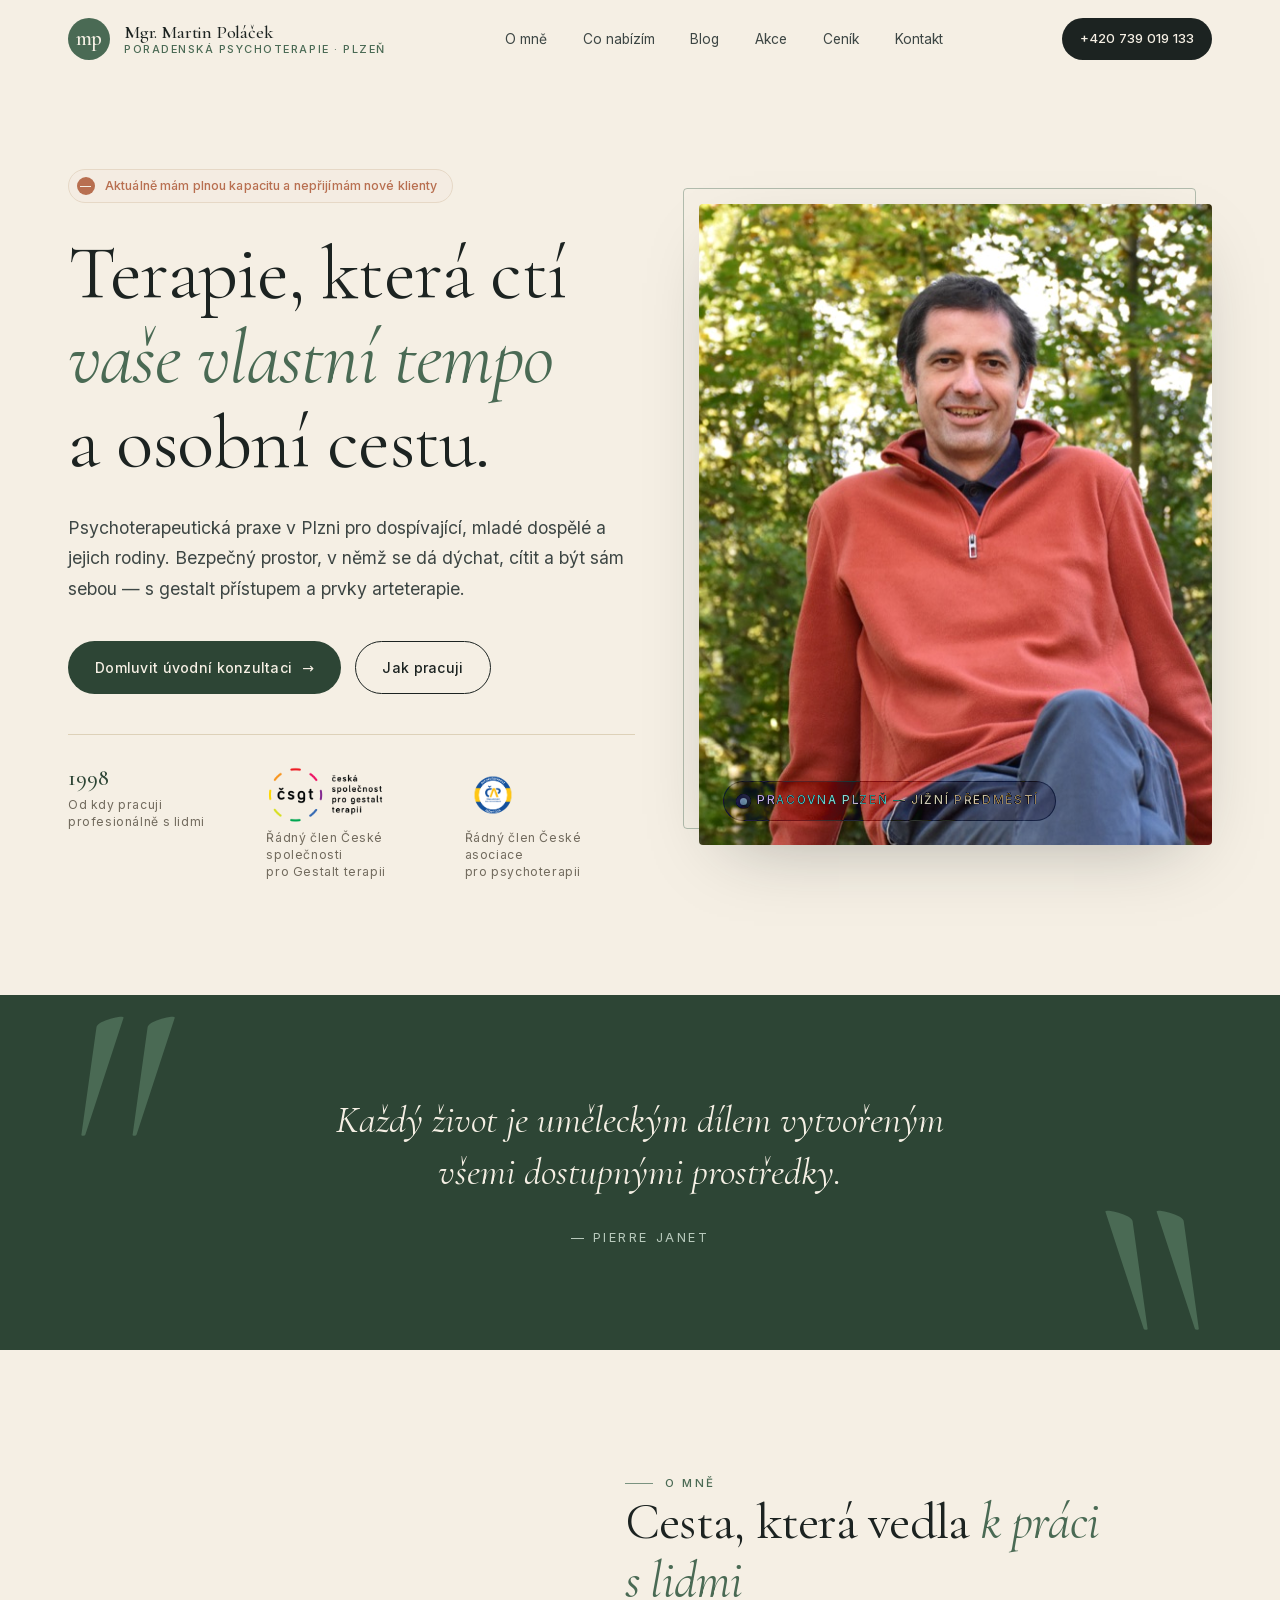
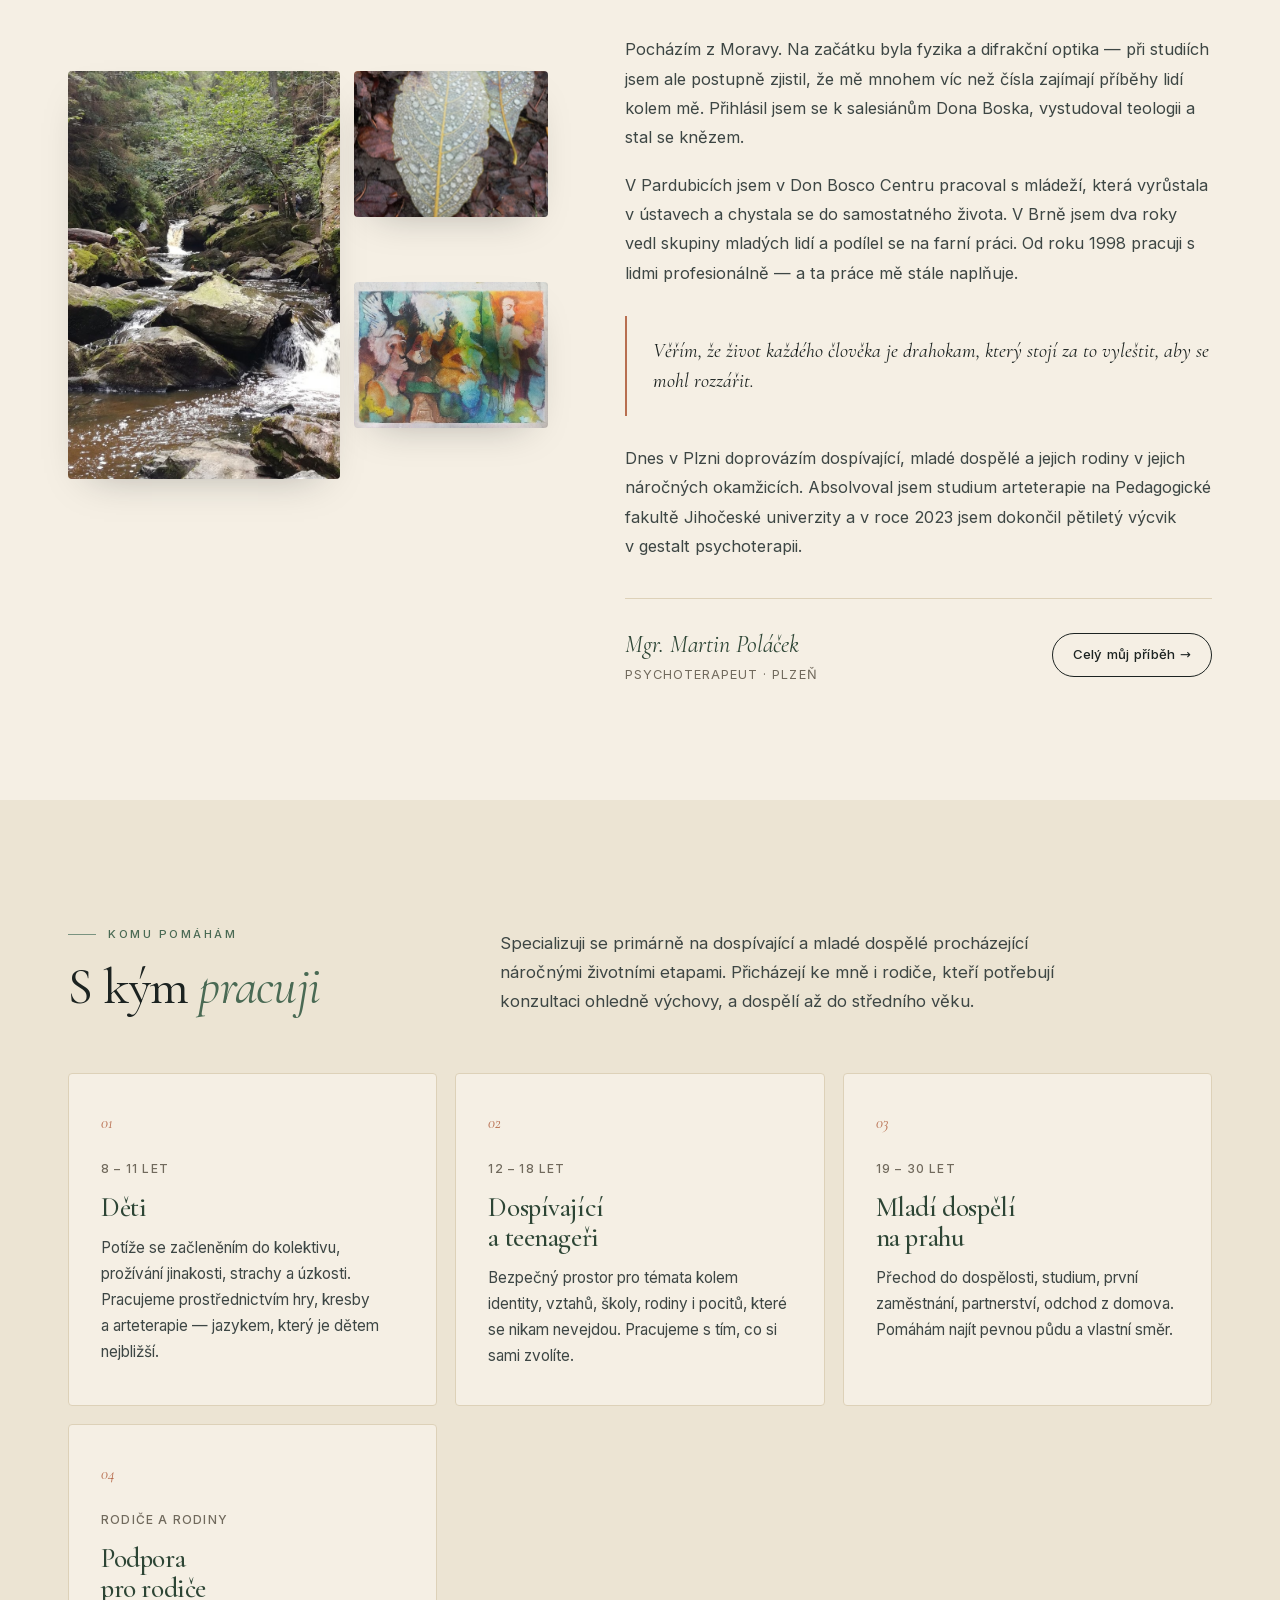
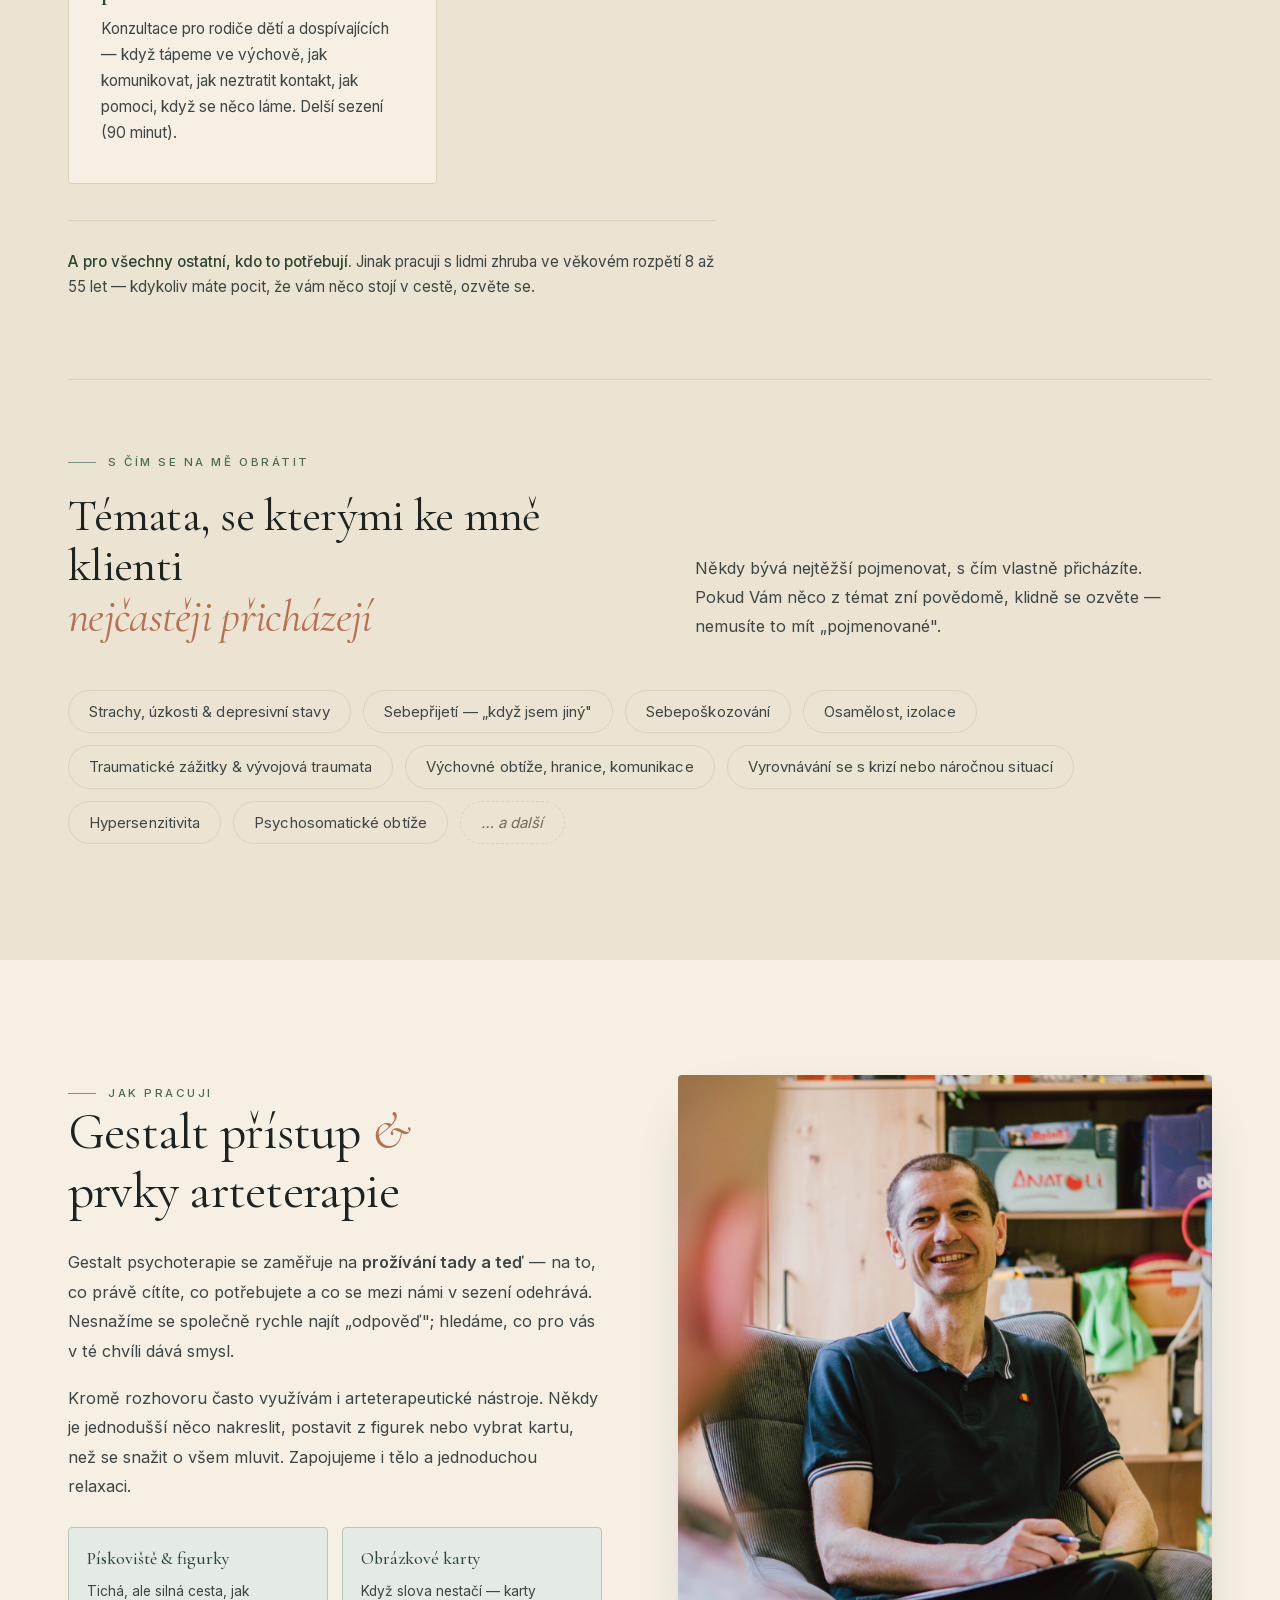
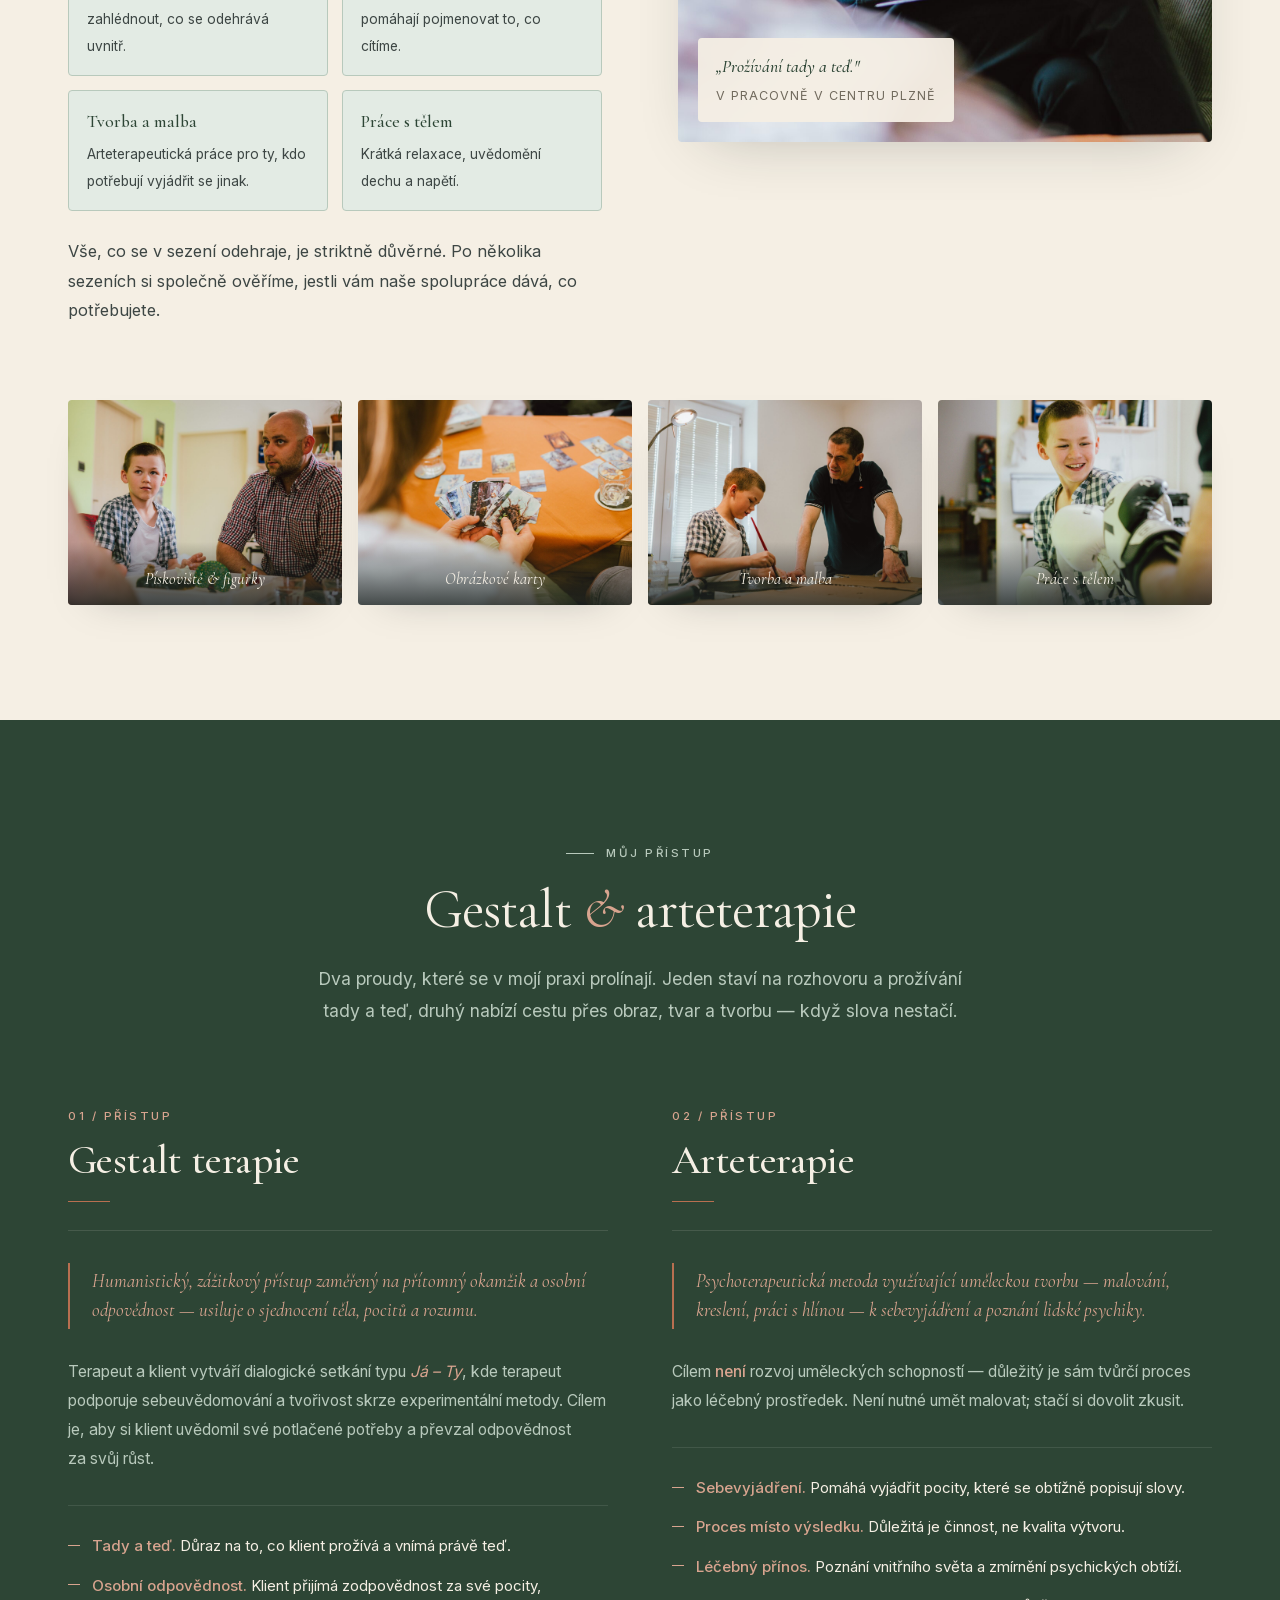
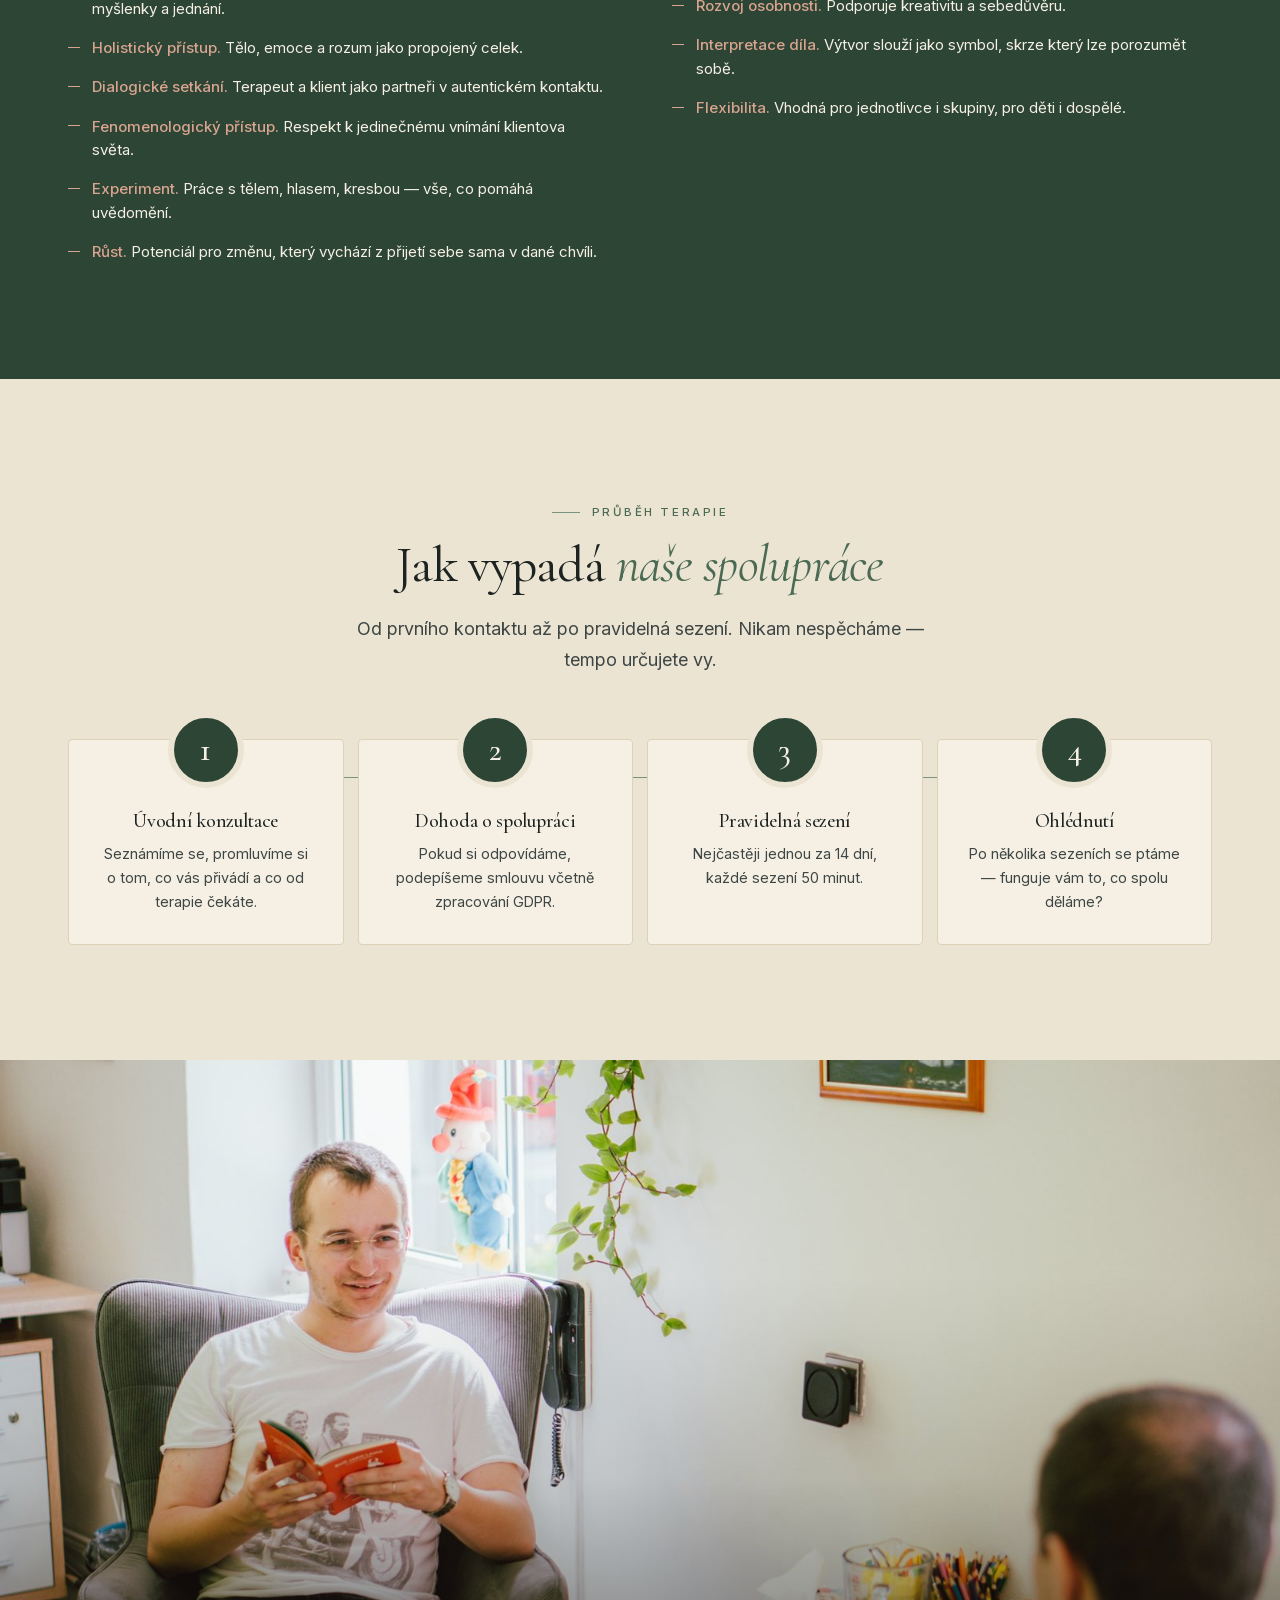
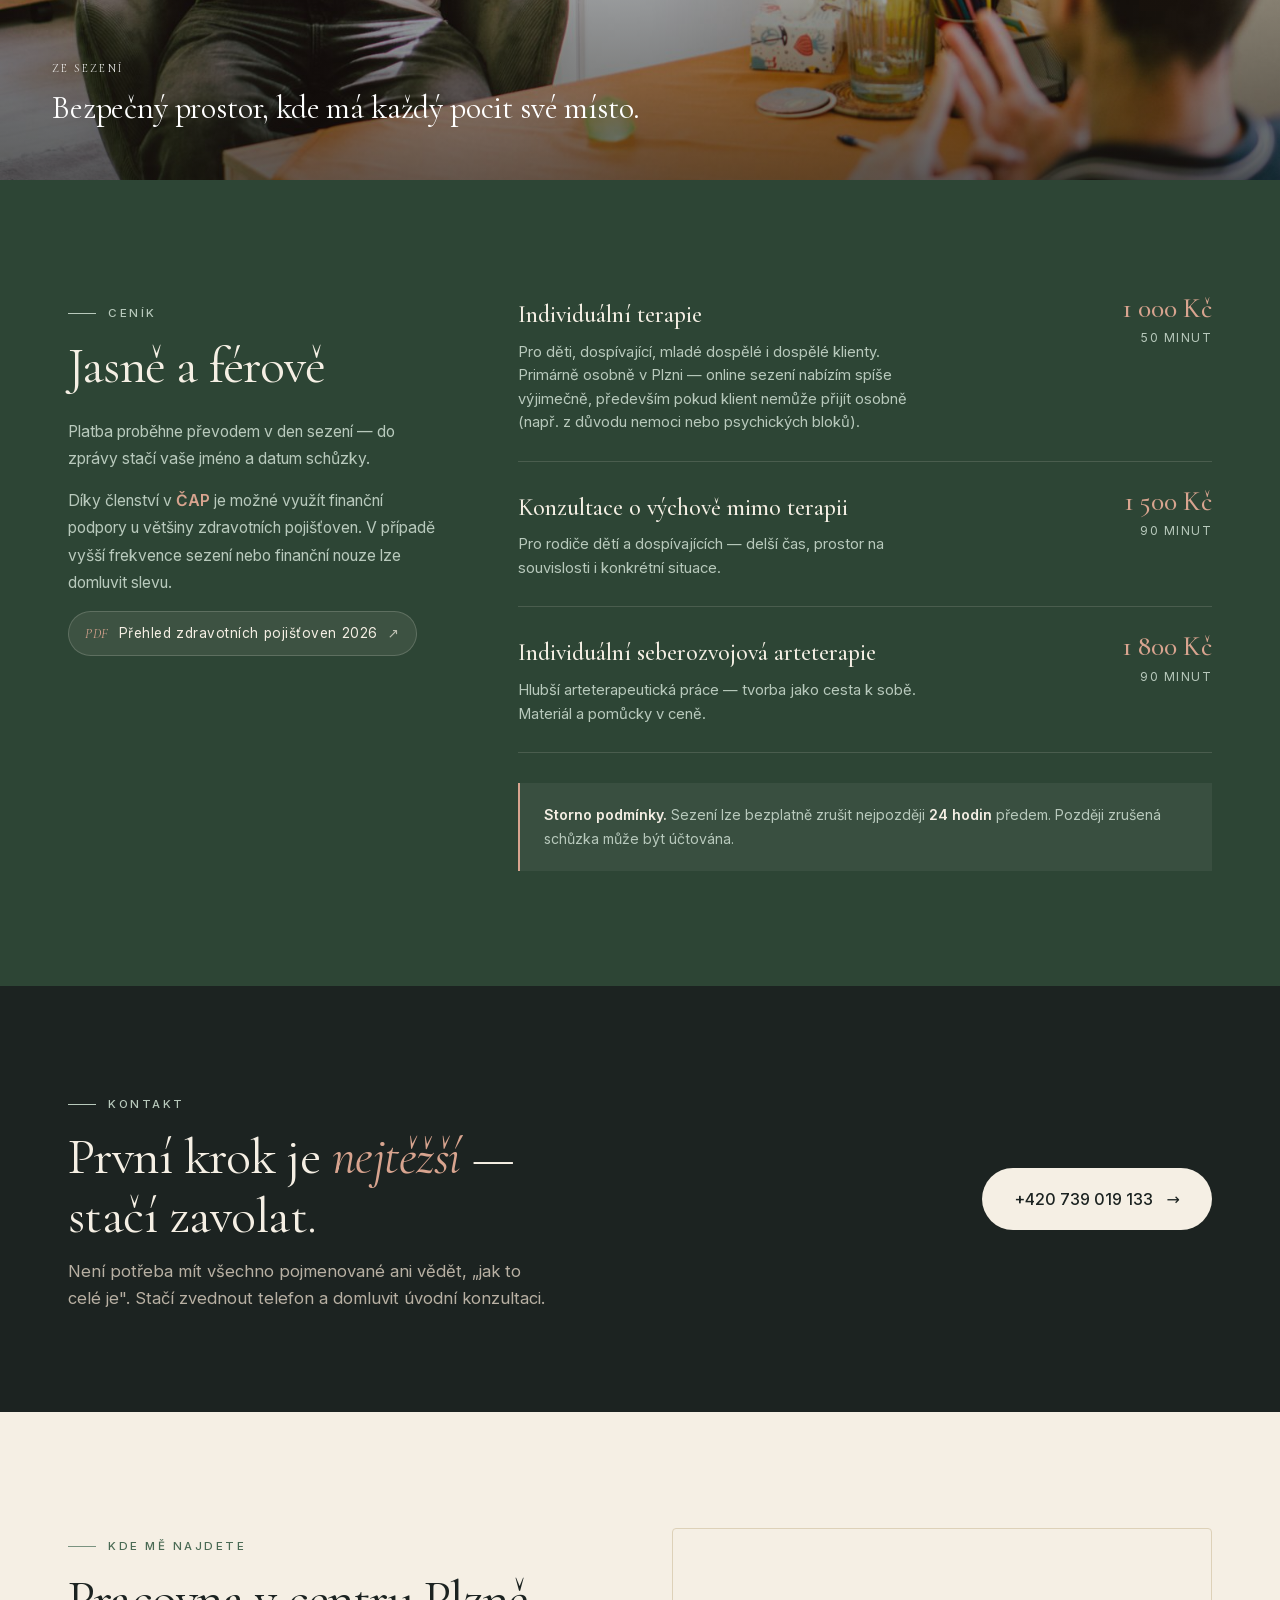
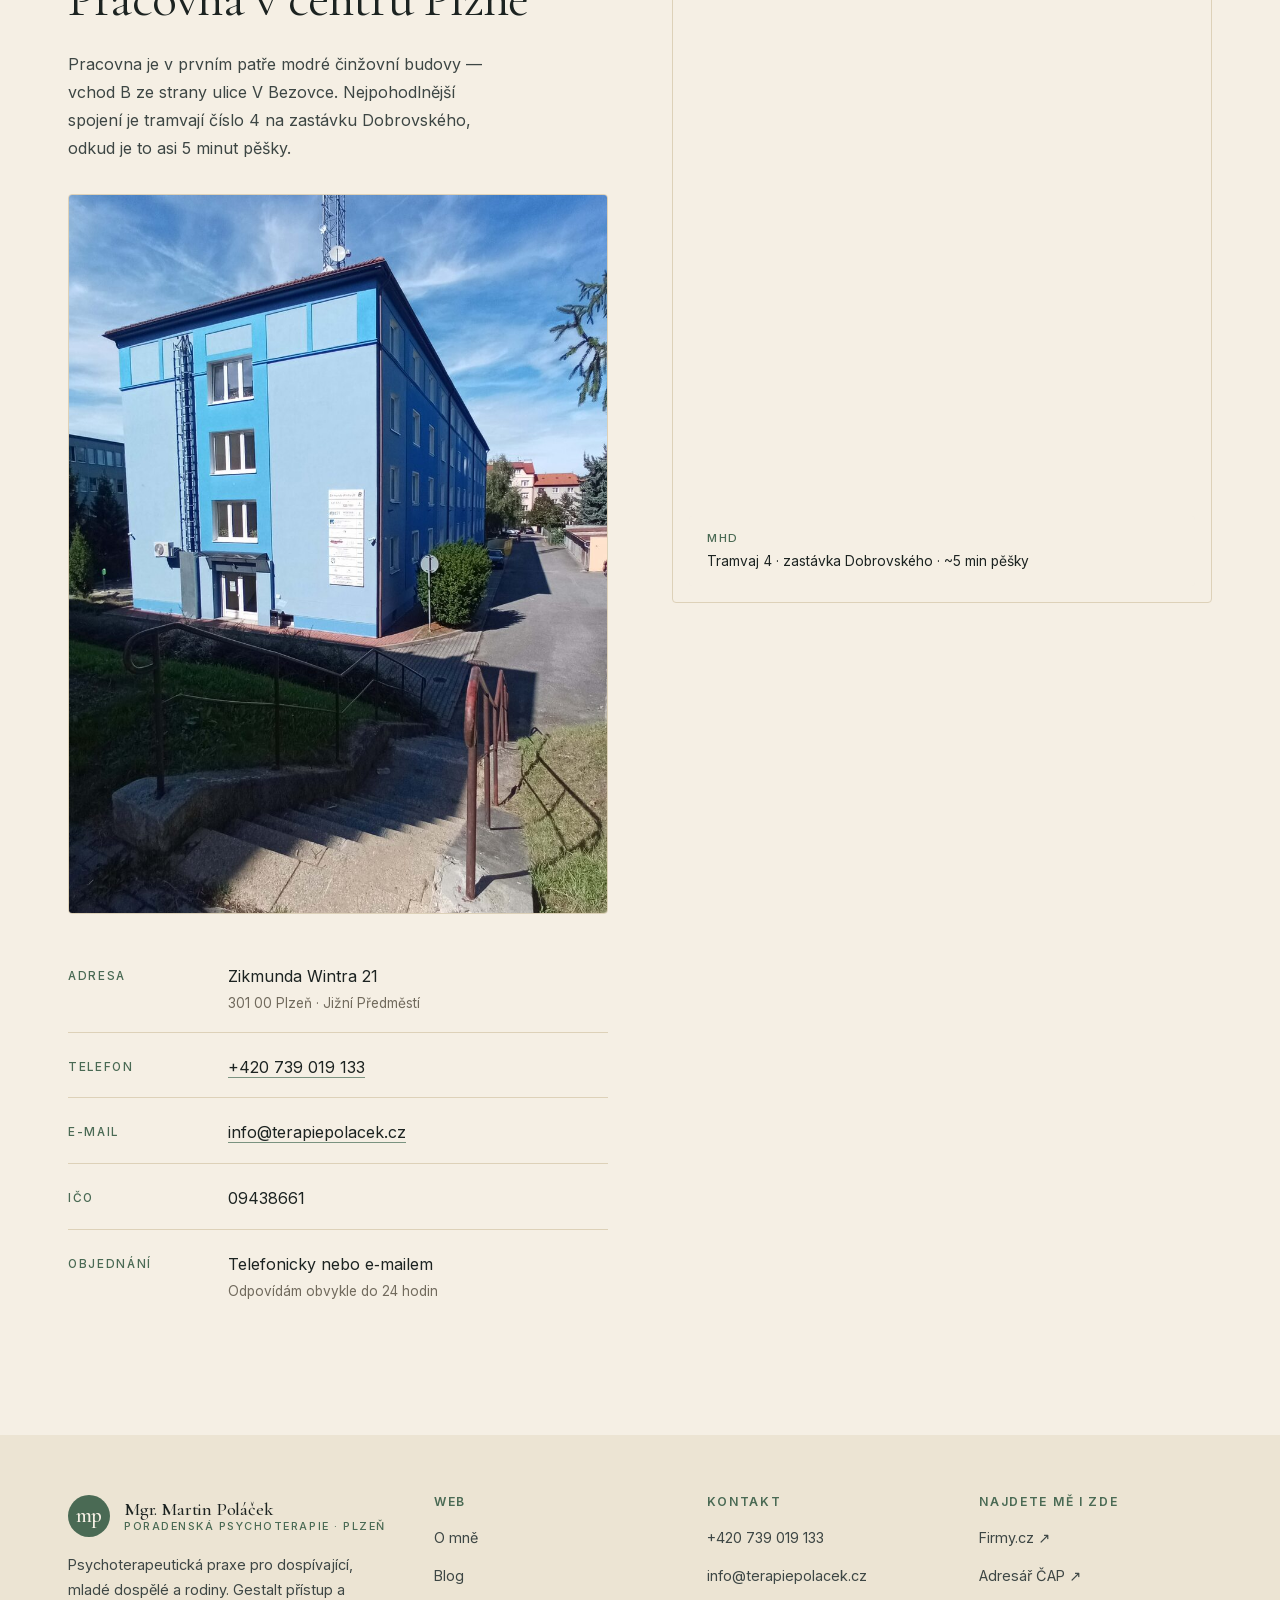
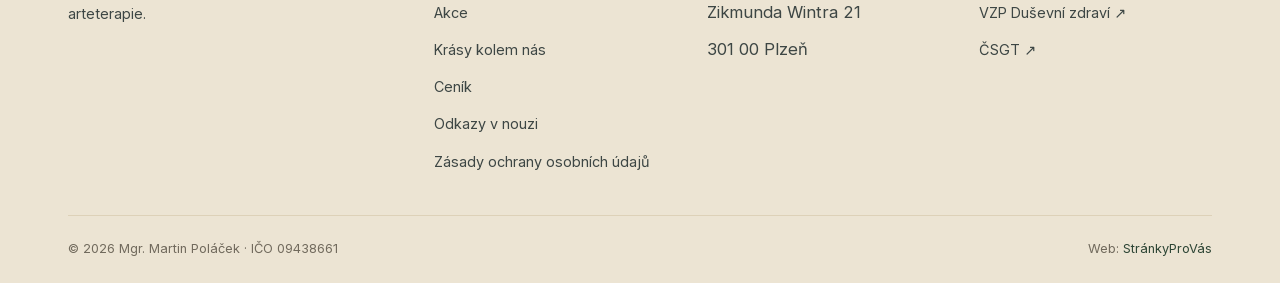
<file: index.html>
<!DOCTYPE html>
<html lang="cs">
<head>
  <meta charset="utf-8" />
  <meta name="viewport" content="width=device-width, initial-scale=1" />
  <title>Mgr. Martin Poláček — psychoterapie Plzeň | gestalt přístup & arteterapie</title>
    <link rel="canonical" href="https://terapiepolacek.cz/">
  <meta name="description" content="Psychoterapie v Plzni — individuální terapie pro dospívající, mladé dospělé a rodiny. Gestalt přístup, arteterapie. Mgr. Martin Poláček, Zikmunda Wintra 21." />
  <meta name="theme-color" content="#f5efe4" />
  <link rel="stylesheet" href="fonts.css" />

  <style>
    /* =========================================================
       TOKENS — warm editorial palette, sage + linen + terracotta
       ========================================================= */
    :root {
      --linen:        #f5efe4;
      --linen-2:      #ece4d3;
      --linen-3:      #ddd1b8;
      --sage-50:      #e3ebe4;
      --sage-200:     #b8c9bc;
      --sage-400:     #7a9380;
      --sage-600:     #4a6a54;
      --sage-800:     #2d4535;
      --ink:          #1c2321;
      --ink-soft:     #3d4644;
      --muted:        #716a5d;
      --clay:         #b86f50;
      --clay-soft:    #d8a48f;

      --max:          1240px;
      --gutter:       clamp(20px, 4vw, 48px);
      --radius:       4px;
    }

    *,*::before,*::after{box-sizing:border-box;margin:0;padding:0}
    html{scroll-behavior:smooth;-webkit-text-size-adjust:100%}
    body{
      font-family:'Inter',system-ui,-apple-system,sans-serif;
      font-weight:400;
      background:var(--linen);
      color:var(--ink);
      line-height:1.65;
      font-size:16.5px;
      -webkit-font-smoothing:antialiased;
      overflow-x:hidden;
    }
    img{display:block;max-width:100%;height:auto}
    a{color:inherit;text-decoration:none}
    ul{list-style:none}
    button{font:inherit;background:none;border:none;cursor:pointer;color:inherit}

    /* ========================================================= */
    /* TYPOGRAPHY                                                 */
    /* ========================================================= */
    .serif{font-family:'Cormorant Garamond','Iowan Old Style',Georgia,serif;font-weight:400;letter-spacing:-0.01em}
    h1,h2,h3,h4{font-family:'Cormorant Garamond','Iowan Old Style',Georgia,serif;font-weight:400;line-height:1.1;color:var(--ink);letter-spacing:-0.015em}
    h1{font-size:clamp(2.7rem,6.2vw,4.8rem)}
    h2{font-size:clamp(2rem,4.4vw,3.2rem);line-height:1.15}
    h3{font-size:clamp(1.35rem,2.2vw,1.7rem);font-weight:500}
    h4{font-size:1.1rem;font-weight:500}
    em,.italic{font-style:italic;color:var(--sage-600)}

    .eyebrow{
      display:inline-flex;align-items:center;gap:12px;
      font-family:'Inter',sans-serif;font-size:.72rem;font-weight:500;
      letter-spacing:.22em;text-transform:uppercase;color:var(--sage-600);
    }
    .eyebrow::before{
      content:"";display:block;width:28px;height:1px;background:var(--sage-400);
    }
    .eyebrow--center{justify-content:center}
    .eyebrow--light{color:var(--sage-200)}
    .eyebrow--light::before{background:var(--sage-200)}

    .lead{font-size:1.12rem;color:var(--ink-soft);line-height:1.75;max-width:58ch}

    /* ========================================================= */
    /* LAYOUT                                                     */
    /* ========================================================= */
    .wrap{max-width:var(--max);margin:0 auto;padding:0 var(--gutter)}
    section{padding:clamp(68px,9vw,130px) 0}

    /* ========================================================= */
    /* PROGRESS BAR                                               */
    /* ========================================================= */
    #progress{
      position:fixed;top:0;left:0;height:2px;width:0;
      background:var(--sage-600);z-index:9999;transition:width .1s linear;
    }

    /* ========================================================= */
    /* ========================================================= */
    /* HEADER / NAV                                               */
    /* ========================================================= */
    #header{
      position:sticky;top:0;z-index:100;
      background:var(--linen);
      border-bottom:1px solid transparent;
      transition:border-color .3s,box-shadow .3s;
    }
    #header.scrolled{
      border-color:rgba(74,106,84,.15);
      box-shadow:0 6px 30px -20px rgba(28,35,33,.25);
    }
    .nav{
      display:flex;align-items:center;justify-content:space-between;
      height:78px;
    }
    .brand{
      display:flex;align-items:center;gap:14px;
    }
    .brand-mark{
      width:42px;height:42px;border-radius:50%;
      background:var(--sage-600);color:var(--linen);
      display:flex;align-items:center;justify-content:center;
      font-family:'Cormorant Garamond',serif;font-size:1.35rem;font-weight:500;
      letter-spacing:-.02em;
    }
    .brand-text{
      display:flex;flex-direction:column;line-height:1.15;
    }
    .brand-text strong{
      font-family:'Cormorant Garamond',serif;font-weight:500;font-size:1.15rem;
      color:var(--ink);letter-spacing:-.01em;
    }
    .brand-text small{
      font-size:.68rem;letter-spacing:.14em;text-transform:uppercase;
      color:var(--sage-600);font-weight:500;
    }
    nav ul{display:flex;align-items:center;gap:clamp(18px,2.8vw,38px)}
    nav a{
      font-size:.86rem;font-weight:400;color:var(--ink-soft);
      position:relative;padding:4px 0;transition:color .2s;
    }
    nav a::after{
      content:"";position:absolute;bottom:-2px;left:0;right:0;
      height:1px;background:var(--sage-600);transform:scaleX(0);
      transform-origin:right;transition:transform .35s ease;
    }
    nav a:hover{color:var(--sage-800)}
    nav a:hover::after{transform:scaleX(1);transform-origin:left}

    .cta-phone{
      display:inline-flex;align-items:center;gap:8px;
      padding:10px 18px;font-size:.82rem;font-weight:500;
      background:var(--ink);color:var(--linen);
      border-radius:999px;transition:background .25s;
    }
    .cta-phone:hover{background:var(--sage-800)}

    .hamburger{display:none;width:32px;height:32px;flex-direction:column;gap:5px;justify-content:center;align-items:center}
    .hamburger span{display:block;width:22px;height:1.3px;background:var(--ink);transition:transform .3s,opacity .3s}
    .hamburger.open span:nth-child(1){transform:translateY(6px) rotate(45deg)}
    .hamburger.open span:nth-child(2){opacity:0}
    .hamburger.open span:nth-child(3){transform:translateY(-6px) rotate(-45deg)}

    #mobileMenu{
      display:none;flex-direction:column;gap:2px;
      padding:12px var(--gutter) 24px;
      background:rgba(245,239,228,.98);
      border-top:1px solid var(--linen-3);
    }
    #mobileMenu.open{display:flex}
    #mobileMenu a{padding:12px 4px;font-size:.98rem;border-bottom:1px solid var(--linen-2)}

    /* ========================================================= */
    /* HERO                                                       */
    /* ========================================================= */
    #hero{padding:clamp(56px,7vw,96px) 0 clamp(68px,9vw,120px)}
    .hero-grid{
      display:grid;grid-template-columns:1.05fr .95fr;
      gap:clamp(32px,5vw,76px);align-items:center;
    }
    .hero-portrait{position:relative;order:1}
    .hero-portrait .frame{
      position:relative;aspect-ratio:4/5;
      border-radius:var(--radius);overflow:hidden;
      box-shadow:0 24px 72px -30px rgba(28,35,33,.35);
    }
    .hero-portrait .frame img{width:100%;height:100%;object-fit:cover;filter:saturate(1.02) contrast(1.02)}
    .hero-portrait::before{
      content:"";position:absolute;inset:-16px 16px 16px -16px;
      border:1px solid var(--sage-400);border-radius:var(--radius);
      z-index:-1;opacity:.55;
    }
    .hero-meta{
      position:absolute;bottom:24px;left:24px;right:24px;
      display:flex;justify-content:space-between;align-items:end;gap:16px;
      color:var(--linen);mix-blend-mode:difference;
    }
    .hero-meta-tag{
      display:inline-flex;align-items:center;gap:10px;
      font-size:.74rem;font-weight:500;letter-spacing:.14em;text-transform:uppercase;
      background:rgba(28,35,33,.82);
      backdrop-filter:blur(10px);-webkit-backdrop-filter:blur(10px);
      padding:9px 16px;border-radius:999px;color:#f5efe4;
      border:1px solid rgba(245,239,228,.18);
      box-shadow:0 6px 22px -8px rgba(0,0,0,.35);
    }
    .hero-meta-tag .dot{width:7px;height:7px;border-radius:50%;background:#a8d4bc;box-shadow:0 0 0 4px rgba(168,212,188,.28)}

    .hero-text{order:0}
    .hero-badge{
      display:inline-flex;align-items:center;gap:10px;
      padding:6px 14px 6px 8px;margin-bottom:28px;
      background:var(--sage-50);border:1px solid var(--sage-200);
      border-radius:999px;font-size:.74rem;letter-spacing:.12em;
      text-transform:uppercase;color:var(--sage-800);font-weight:500;
    }
    .hero-badge .hb-dot{
      width:18px;height:18px;border-radius:50%;
      background:var(--sage-600);color:var(--linen);
      display:inline-flex;align-items:center;justify-content:center;
      font-size:.7rem;flex-shrink:0;
    }
    /* Stav: plná kapacita (decentní béžová, čitelný delší text) */
    .hero-badge.full{
      background:#f4ece2;border-color:#e6d8c6;color:var(--clay);
      text-transform:none;letter-spacing:.01em;font-size:.78rem;
    }
    .hero-badge.full .hb-dot{background:var(--clay)}

    .hero-title{margin-bottom:28px}
    .hero-title em{font-style:italic;color:var(--sage-600)}
    .hero-title .amp{font-family:'Cormorant Garamond',serif;font-style:italic;color:var(--clay)}

    .hero-sub{font-size:1.1rem;color:var(--ink-soft);line-height:1.75;max-width:52ch;margin-bottom:36px}

    .hero-actions{display:flex;gap:14px;flex-wrap:wrap;margin-bottom:40px}

    .btn{
      display:inline-flex;align-items:center;gap:10px;
      padding:14px 26px;font-size:.88rem;font-weight:500;letter-spacing:.02em;
      border-radius:999px;transition:all .25s;cursor:pointer;border:1px solid transparent;
    }
    .btn-primary{background:var(--sage-800);color:var(--linen)}
    .btn-primary:hover{background:var(--ink);transform:translateY(-1px)}
    .btn-secondary{background:transparent;color:var(--ink);border-color:var(--ink)}
    .btn-secondary:hover{background:var(--ink);color:var(--linen)}
    .btn-arrow{transition:transform .3s}
    .btn:hover .btn-arrow{transform:translateX(3px)}

    .hero-credentials{
      display:grid;grid-template-columns:1fr 1fr 1fr;gap:28px;
      padding-top:32px;border-top:1px solid var(--linen-3);
    }
    .hero-credentials .cred strong{
      display:block;font-family:'Cormorant Garamond',serif;font-size:1.4rem;
      font-weight:500;color:var(--sage-800);line-height:1;
    }
    .hero-credentials .cred span{
      display:block;font-size:.76rem;letter-spacing:.05em;color:var(--muted);
      margin-top:6px;line-height:1.4;
    }
    .hero-credentials .cred-badge img{
      height:56px;width:auto;margin-bottom:2px;
      transition:transform .25s;
    }
    .hero-credentials .cred-badge a:hover img{transform:scale(1.06)}

    /* ========================================================= */
    /* QUOTE STRIP                                                */
    /* ========================================================= */
    #quote-strip{
      background:var(--sage-800);color:var(--linen);
      padding:clamp(60px,8vw,100px) 0;
      position:relative;overflow:hidden;
    }
    #quote-strip::before,#quote-strip::after{
      content:'"';position:absolute;
      font-family:'Cormorant Garamond',serif;font-style:italic;
      color:var(--sage-600);font-size:22rem;line-height:0.6;
      pointer-events:none;
    }
    #quote-strip::before{top:30px;left:4%}
    #quote-strip::after{bottom:-80px;right:4%;transform:scaleX(-1)}
    .quote-inner{position:relative;max-width:900px;margin:0 auto;text-align:center;z-index:2}
    .quote-inner blockquote{
      font-family:'Cormorant Garamond',serif;font-weight:400;
      font-size:clamp(1.5rem,3.2vw,2.4rem);line-height:1.35;
      font-style:italic;color:var(--linen);margin-bottom:24px;
    }
    .quote-inner cite{
      display:inline-block;font-style:normal;
      font-size:.8rem;letter-spacing:.2em;text-transform:uppercase;
      color:var(--sage-200);
    }
    .quote-inner cite::before{content:"— "}

    /* ========================================================= */
    /* INTRO / O MNĚ                                              */
    /* ========================================================= */
    #o-mne{background:var(--linen)}
    .omne-grid{
      display:grid;grid-template-columns:.9fr 1.1fr;
      gap:clamp(40px,6vw,96px);align-items:center;
    }
    .omne-photos{
      position:relative;
      display:grid;grid-template-columns:1.4fr 1fr;grid-template-rows:auto auto;
      gap:14px;
    }
    .omne-photos .ph{
      border-radius:var(--radius);overflow:hidden;
      box-shadow:0 16px 40px -22px rgba(28,35,33,.35);
    }
    .omne-photos .ph img{width:100%;height:100%;object-fit:cover;display:block}
    .omne-photos .ph-lg{grid-row:1 / span 2;aspect-ratio:3/4.5}
    .omne-photos .ph-sm{aspect-ratio:4/3}

    .omne-text h2{margin-bottom:24px}
    .omne-text h2 .amp{color:var(--clay);font-style:italic}
    .omne-text p{color:var(--ink-soft);margin-bottom:18px;font-size:1.02rem;line-height:1.8}
    .omne-text p:last-of-type{margin-bottom:0}
    .omne-text .pullquote{
      margin:28px 0;padding:20px 0 20px 26px;
      border-left:2px solid var(--clay);
      font-family:'Cormorant Garamond',serif;font-style:italic;
      font-size:1.25rem;color:var(--ink);line-height:1.5;
    }
    .omne-sig{
      margin-top:36px;padding-top:26px;border-top:1px solid var(--linen-3);
      display:flex;justify-content:space-between;align-items:center;gap:16px;flex-wrap:wrap;
    }
    .omne-sig-name{
      font-family:'Cormorant Garamond',serif;font-style:italic;
      font-size:1.5rem;color:var(--sage-800);
    }
    .omne-sig-role{font-size:.8rem;color:var(--muted);letter-spacing:.08em;text-transform:uppercase}

    /* ========================================================= */
    /* KOMU POMÁHÁM                                               */
    /* ========================================================= */
    #pomoc{background:var(--linen-2)}
    .pomoc-header{display:grid;grid-template-columns:.7fr 1.3fr;gap:48px;align-items:end;margin-bottom:56px}
    .pomoc-header h2{margin-top:14px}
    .pomoc-header .lead{font-size:1.04rem}
    .pomoc-grid{display:grid;grid-template-columns:repeat(3,1fr);gap:18px}
    .pomoc-card{
      background:var(--linen);padding:36px 32px;
      border-radius:var(--radius);border:1px solid var(--linen-3);
      transition:transform .3s,box-shadow .3s;position:relative;overflow:hidden;
    }
    .pomoc-card::after{
      content:"";position:absolute;top:0;left:0;right:0;height:2px;
      background:var(--sage-400);transform:scaleX(0);transform-origin:left;
      transition:transform .4s ease;
    }
    .pomoc-card:hover{transform:translateY(-3px);box-shadow:0 14px 40px -24px rgba(28,35,33,.2)}
    .pomoc-card:hover::after{transform:scaleX(1)}
    .pomoc-num{
      font-family:'Cormorant Garamond',serif;font-style:italic;font-size:1rem;
      color:var(--clay);margin-bottom:18px;
    }
    .pomoc-card h3{margin-bottom:12px;color:var(--sage-800)}
    .pomoc-card .age{
      display:inline-block;font-size:.75rem;letter-spacing:.1em;
      text-transform:uppercase;color:var(--muted);font-weight:500;
      margin-bottom:14px;
    }
    .pomoc-card p{font-size:.96rem;color:var(--ink-soft);line-height:1.7}

    /* ========================================================= */
    /* METODA / JAK PRACUJI                                       */
    /* ========================================================= */
    #metoda{background:var(--linen)}
    .metoda-grid{display:grid;grid-template-columns:1fr 1fr;gap:clamp(40px,6vw,96px);align-items:start}
    .metoda-text h2{margin-bottom:28px}
    .metoda-text h2 em{color:var(--clay);font-style:italic}
    .metoda-text p{color:var(--ink-soft);margin-bottom:18px;line-height:1.8;font-size:1.02rem}

    .metoda-tools{
      display:grid;grid-template-columns:1fr 1fr;gap:14px;margin-top:26px;
    }
    .metoda-tool{
      padding:16px 18px;background:var(--sage-50);border-radius:var(--radius);
      border:1px solid var(--sage-200);
    }
    .metoda-tool strong{
      display:block;font-family:'Cormorant Garamond',serif;font-weight:500;
      font-size:1.1rem;color:var(--sage-800);margin-bottom:4px;
    }
    .metoda-tool span{font-size:.86rem;color:var(--ink-soft);line-height:1.5}

    .metoda-photo{
      position:relative;aspect-ratio:4/5;border-radius:var(--radius);
      overflow:hidden;box-shadow:0 20px 60px -30px rgba(28,35,33,.3);
    }
    .metoda-photo img{width:100%;height:100%;object-fit:cover}
    .metoda-tag{
      position:absolute;bottom:20px;left:20px;
      background:rgba(245,239,228,.95);backdrop-filter:blur(10px);
      padding:14px 18px;border-radius:var(--radius);
      max-width:70%;
    }
    .metoda-tag strong{
      display:block;font-family:'Cormorant Garamond',serif;font-weight:500;
      font-size:1.1rem;color:var(--sage-800);font-style:italic;
    }
    .metoda-tag span{font-size:.78rem;color:var(--muted);letter-spacing:.08em;text-transform:uppercase}

    .metoda-gallery{
      display:grid;grid-template-columns:repeat(4,1fr);gap:16px;margin-top:56px;
    }
    .metoda-gallery figure{
      position:relative;margin:0;border-radius:var(--radius);overflow:hidden;
      aspect-ratio:4/3;box-shadow:0 16px 40px -28px rgba(28,35,33,.35);
    }
    .metoda-gallery img{width:100%;height:100%;object-fit:cover;transition:transform .5s ease}
    .metoda-gallery figure:hover img{transform:scale(1.04)}
    .metoda-gallery figcaption{
      position:absolute;left:0;right:0;bottom:0;
      padding:24px 16px 12px;
      background:linear-gradient(180deg,transparent,rgba(28,35,33,.78));
      color:var(--linen);font-family:'Cormorant Garamond',serif;
      font-size:1.02rem;font-style:italic;text-align:center;
    }

    /* ========================================================= */
    /* TÉMATA — editorial chip block                              */
    /* ========================================================= */
    .temata-block{
      margin-top:80px;padding:64px 0 0;position:relative;
      border-top:1px solid var(--linen-3);
    }
    .temata-head{
      display:grid;grid-template-columns:1.05fr .95fr;gap:56px;
      align-items:end;margin-bottom:48px;
    }
    .temata-title{
      font-family:'Cormorant Garamond',serif;font-weight:400;
      font-size:clamp(2.1rem,3.6vw,2.9rem);line-height:1.1;
      letter-spacing:-0.015em;color:var(--ink);margin-top:18px;
    }
    .temata-title em{font-style:italic;color:var(--clay)}
    .temata-intro{
      color:var(--ink-soft);font-size:1.02rem;line-height:1.8;
      max-width:50ch;margin:0;
    }
    .temata-grid{display:flex;flex-wrap:wrap;gap:12px}
    .temata-chip{
      display:inline-flex;align-items:center;padding:11px 20px;
      background:transparent;border:1px solid var(--linen-3);
      border-radius:999px;font-size:.94rem;color:var(--ink-soft);
      line-height:1.3;letter-spacing:.005em;transition:all .25s;
    }
    .temata-chip:hover{
      border-color:var(--sage-400);color:var(--ink);
      transform:translateY(-1px);
    }
    .temata-chip--accent{
      border-color:var(--clay);color:var(--clay);font-weight:500;
    }
    .temata-chip--accent:hover{
      background:var(--clay);color:var(--linen);
    }
    .temata-chip--ghost{
      border-style:dashed;color:var(--muted);font-style:italic;
    }
    .temata-chip--ghost:hover{color:var(--ink-soft)}

    /* ========================================================= */
    /* MŮJ PŘÍSTUP — gestalt + arteterapie                        */
    /* ========================================================= */
    #pristup{background:var(--sage-800);color:var(--linen)}
    #pristup h2{color:var(--linen)}
    #pristup h3{color:var(--linen)}
    #pristup .eyebrow{color:var(--sage-200)}
    #pristup .eyebrow::before{background:var(--sage-200)}
    .pristup-intro{text-align:center;max-width:680px;margin:0 auto 80px}
    .pristup-intro h2{
      margin-top:18px;margin-bottom:22px;
      font-family:'Cormorant Garamond',serif;font-weight:400;
      font-size:clamp(2.4rem,4.4vw,3.4rem);line-height:1.1;
      letter-spacing:-0.015em;color:var(--linen);
    }
    .pristup-intro p{color:var(--sage-200);line-height:1.8;font-size:1.1rem}
    .pristup-grid{display:grid;grid-template-columns:1fr 1fr;gap:64px}
    .pristup-card{
      background:transparent;border:0;
      padding:0;border-radius:0;
    }
    .pristup-card-head{
      display:flex;flex-direction:column;gap:12px;
      padding-bottom:28px;margin-bottom:32px;
      border-bottom:1px solid rgba(245,239,228,.12);
    }
    .pristup-card-no{
      font-family:'Inter',sans-serif;font-size:.72rem;font-weight:500;
      letter-spacing:.22em;text-transform:uppercase;
      color:var(--clay-soft);
    }
    .pristup-card h3{
      margin:0;font-size:clamp(2rem,3.2vw,2.7rem);
      font-family:'Cormorant Garamond',serif;font-weight:500;
      line-height:1.1;letter-spacing:-0.015em;color:var(--linen);
    }
    .pristup-card h3::after{
      content:"";display:block;width:42px;height:1px;
      background:var(--clay);margin-top:18px;
    }
    .pristup-card .quote{
      font-family:'Cormorant Garamond',serif;font-style:italic;
      font-size:1.18rem;color:var(--clay-soft);line-height:1.55;
      padding:4px 0 4px 22px;border-left:2px solid var(--clay);
      margin:0 0 28px;display:block;
    }
    .pristup-card > p{
      color:var(--sage-200);font-size:.98rem;line-height:1.85;
      margin:0 0 22px;display:block;
    }
    .pristup-card > p:last-of-type{margin-bottom:0}
    .pristup-card ul{
      margin:32px 0 0;padding:28px 0 0;
      border-top:1px solid rgba(245,239,228,.1);
      display:flex;flex-direction:column;gap:16px;list-style:none;
    }
    .pristup-card li{
      position:relative;padding-left:24px;font-size:.94rem;
      color:var(--linen);line-height:1.55;
    }
    .pristup-card li::before{
      content:"";position:absolute;top:.7em;left:0;width:12px;height:1px;
      background:var(--clay-soft);
    }
    .pristup-card li strong{color:var(--clay-soft);font-weight:500}

    /* ========================================================= */
    /* PRŮBĚH                                                     */
    /* ========================================================= */
    #prubeh{background:var(--linen-2)}
    .prubeh-header{text-align:center;margin-bottom:64px;max-width:620px;margin-left:auto;margin-right:auto}
    .prubeh-header .eyebrow{justify-content:center}
    .prubeh-header h2{margin-top:14px;margin-bottom:18px}
    .prubeh-timeline{
      display:grid;grid-template-columns:repeat(4,1fr);
      gap:14px;position:relative;
    }
    .prubeh-timeline::before{
      content:"";position:absolute;top:38px;left:10%;right:10%;height:1px;
      background:linear-gradient(90deg,transparent,var(--sage-400) 10%,var(--sage-400) 90%,transparent);
    }
    .prubeh-step{
      background:var(--linen);padding:34px 24px 30px;
      border-radius:var(--radius);border:1px solid var(--linen-3);
      position:relative;text-align:center;
    }
    .prubeh-num{
      width:76px;height:76px;border-radius:50%;
      background:var(--sage-800);color:var(--linen);
      display:flex;align-items:center;justify-content:center;
      font-family:'Cormorant Garamond',serif;font-size:2rem;font-weight:500;
      margin:-62px auto 22px;border:6px solid var(--linen-2);
    }
    .prubeh-step h4{margin-bottom:10px;font-family:'Cormorant Garamond',serif;font-size:1.25rem;font-weight:500;color:var(--ink)}
    .prubeh-step p{font-size:.9rem;color:var(--ink-soft);line-height:1.65}

    /* ========================================================= */
    /* CENÍK                                                      */
    /* ========================================================= */
    #cenik{background:var(--sage-800);color:var(--linen)}
    #cenik h2{color:var(--linen)}
    #cenik .lead{color:var(--sage-200)}
    .cenik-grid{
      display:grid;grid-template-columns:.7fr 1.3fr;gap:clamp(40px,6vw,96px);
    }
    .cenik-info .eyebrow{color:var(--sage-200)}
    .cenik-info .eyebrow::before{background:var(--sage-200)}
    .cenik-info h2{margin-top:14px;margin-bottom:22px}
    .cenik-info p{color:var(--sage-200);line-height:1.75;margin-bottom:14px;font-size:.98rem}

    .cenik-list{display:flex;flex-direction:column;gap:0}
    .cenik-row{
      display:grid;grid-template-columns:1fr auto;align-items:start;
      gap:24px;padding:26px 0;
      border-bottom:1px solid rgba(245,239,228,.14);
    }
    .cenik-row:first-child{padding-top:0}
    .cenik-row:last-child{border-bottom:none}
    .cenik-row-title{
      font-family:'Cormorant Garamond',serif;font-size:1.5rem;font-weight:500;
      color:var(--linen);margin-bottom:6px;
    }
    .cenik-row-desc{font-size:.92rem;color:var(--sage-200);line-height:1.6;max-width:46ch}
    .cenik-row-price{text-align:right;white-space:nowrap}
    .cenik-row-price strong{
      display:block;font-family:'Cormorant Garamond',serif;font-weight:500;
      font-size:1.7rem;color:var(--clay-soft);line-height:1;
    }
    .cenik-row-price span{
      display:block;font-size:.75rem;letter-spacing:.12em;text-transform:uppercase;
      color:var(--sage-200);margin-top:6px;
    }
    .cenik-note{
      margin-top:30px;padding:20px 24px;
      background:rgba(245,239,228,.06);border-left:2px solid var(--clay-soft);
      font-size:.88rem;color:var(--sage-200);line-height:1.7;
    }

    /* ========================================================= */
    /* KONTAKT                                                    */
    /* ========================================================= */
    #kontakt{background:var(--linen)}
    .kontakt-grid{display:grid;grid-template-columns:1fr 1fr;gap:clamp(32px,5vw,72px)}
    .kontakt-info h2{margin-top:14px;margin-bottom:22px}
    .kontakt-info > p{color:var(--ink-soft);line-height:1.75;margin-bottom:32px;font-size:1rem;max-width:44ch}

    .kontakt-list{display:flex;flex-direction:column;gap:4px}
    .kontakt-row{
      display:grid;grid-template-columns:140px 1fr;gap:20px;
      padding:18px 0;border-bottom:1px solid var(--linen-3);align-items:start;
    }
    .kontakt-row:last-child{border-bottom:none}
    .kontakt-label{
      font-size:.74rem;letter-spacing:.14em;text-transform:uppercase;
      color:var(--sage-600);font-weight:500;padding-top:3px;
    }
    .kontakt-val{font-size:1rem;color:var(--ink);line-height:1.55}
    .kontakt-val a{color:var(--ink);border-bottom:1px solid var(--sage-400);transition:color .2s}
    .kontakt-val a:hover{color:var(--sage-800)}
    .kontakt-val small{display:block;font-size:.85rem;color:var(--muted);margin-top:4px}

    .kontakt-map{
      position:relative;aspect-ratio:4/5;min-height:440px;
      border-radius:var(--radius);overflow:hidden;
      border:1px solid var(--linen-3);
    }
    .kontakt-map iframe{width:100%;height:100%;border:0;filter:saturate(.75) contrast(.96)}
    .kontakt-mhd{
      position:absolute;bottom:16px;left:16px;right:16px;
      background:rgba(245,239,228,.95);backdrop-filter:blur(10px);
      padding:14px 18px;border-radius:var(--radius);
      font-size:.86rem;color:var(--ink);line-height:1.5;
    }
    .kontakt-mhd strong{display:block;font-size:.72rem;letter-spacing:.14em;text-transform:uppercase;color:var(--sage-600);margin-bottom:4px;font-weight:500}

    /* ========================================================= */
    /* CTA STRIP                                                  */
    /* ========================================================= */
    #cta-strip{
      background:var(--ink);color:var(--linen);
      padding:clamp(64px,8vw,100px) 0;
    }
    .cta-grid{
      display:grid;grid-template-columns:1fr auto;gap:40px;align-items:center;
    }
    .cta-grid h2{color:var(--linen);margin-bottom:12px;max-width:22ch}
    .cta-grid p{color:#b8b0a3;max-width:48ch}
    .cta-btn{
      display:inline-flex;align-items:center;gap:14px;
      padding:18px 32px;font-size:1rem;font-weight:500;
      background:var(--linen);color:var(--ink);border-radius:999px;
      transition:all .3s;white-space:nowrap;
    }
    .cta-btn:hover{background:var(--clay-soft);transform:translateY(-2px)}
    .cta-btn .arrow{transition:transform .3s}
    .cta-btn:hover .arrow{transform:translateX(4px)}

    /* ========================================================= */
    /* FOOTER                                                     */
    /* ========================================================= */
    footer{background:var(--linen-2);padding:60px 0 24px;color:var(--ink-soft)}
    .foot-grid{
      display:grid;grid-template-columns:1.4fr 1fr 1fr 1fr;gap:40px;
      margin-bottom:40px;
    }
    .foot-brand{max-width:32ch}
    .foot-brand .brand{margin-bottom:16px}
    .foot-brand p{font-size:.9rem;line-height:1.7}
    .foot-col h4{
      font-family:'Inter',sans-serif;font-size:.76rem;font-weight:600;
      letter-spacing:.14em;text-transform:uppercase;color:var(--sage-600);
      margin-bottom:16px;
    }
    .foot-col ul{display:flex;flex-direction:column;gap:10px}
    .foot-col a{font-size:.9rem;color:var(--ink-soft);transition:color .2s}
    .foot-col a:hover{color:var(--sage-800)}
    .foot-bottom{
      display:flex;justify-content:space-between;align-items:center;gap:16px;
      padding-top:22px;border-top:1px solid var(--linen-3);
      font-size:.8rem;color:var(--muted);flex-wrap:wrap;
    }
    .foot-bottom a{color:var(--sage-800);border-bottom:1px solid transparent;transition:border-color .2s}
    .foot-bottom a:hover{border-color:var(--sage-600)}

    /* ========================================================= */
    /* REVEAL                                                     */
    /* ========================================================= */
    [data-r]{opacity:0;transform:translateY(20px);transition:opacity .7s ease,transform .7s ease}
    [data-r].in{opacity:1;transform:none}
    [data-r][data-d="1"]{transition-delay:.08s}
    [data-r][data-d="2"]{transition-delay:.16s}
    [data-r][data-d="3"]{transition-delay:.24s}

    /* ========================================================= */
    /* RESPONSIVE                                                 */
    /* ========================================================= */
    @media (max-width: 1000px) {
      .pomoc-grid{grid-template-columns:repeat(2,1fr)}
      .prubeh-timeline{grid-template-columns:repeat(2,1fr);gap:50px 14px}
      .prubeh-timeline::before{display:none}
      .foot-grid{grid-template-columns:1fr 1fr}
    }
    @media (max-width: 820px) {
      nav ul,.cta-phone{display:none}
      .hamburger{display:flex}
      .hero-grid{grid-template-columns:1fr;gap:44px}
      .hero-portrait{order:-1;max-width:440px;margin:0 auto}
      .hero-credentials{grid-template-columns:1fr 1fr 1fr;gap:18px}
      .hero-credentials .cred strong{font-size:1.2rem}
      .omne-grid,.metoda-grid,.cenik-grid,.kontakt-grid,.pomoc-header,.cta-grid{grid-template-columns:1fr;gap:36px}
      .pomoc-header{align-items:start;gap:20px}
      .cenik-info{order:-1}
      .kontakt-row{grid-template-columns:110px 1fr;gap:14px}
      .kontakt-map{aspect-ratio:4/3;min-height:320px}
      .temata-block{padding:44px 28px;margin-top:56px}
      .temata-head{grid-template-columns:1fr;gap:22px}
      .temata-chip{padding:11px 18px;font-size:.9rem}
      .pristup-grid{grid-template-columns:1fr;gap:20px}
      .pristup-card{padding:34px 28px}
      .metoda-gallery{grid-template-columns:1fr 1fr;margin-top:40px}
    }
    @media (max-width: 600px) {
      .pomoc-grid{grid-template-columns:1fr}
      .prubeh-timeline{grid-template-columns:1fr}
      .metoda-tools{grid-template-columns:1fr}
      .foot-grid{grid-template-columns:1fr 1fr}
      .hero-credentials{grid-template-columns:1fr 1fr}
      .cenik-row{grid-template-columns:1fr;gap:8px}
      .cenik-row-price{text-align:left}
      .omne-photos{grid-template-columns:1fr;grid-template-rows:auto auto}
      .omne-photos .ph-lg{grid-row:auto;aspect-ratio:4/5}
      .foot-bottom{flex-direction:column;align-items:flex-start}
    }
  </style>
</head>
<body>

<!-- DEMO BANNER -->

<div id="progress"></div>

<!-- ========== HEADER ========== -->
<header id="header">
  <div class="wrap">
    <div class="nav">
      <a href="#" class="brand" aria-label="Mgr. Martin Poláček">
        <span class="brand-mark">mp</span>
        <span class="brand-text">
          <strong>Mgr. Martin Poláček</strong>
          <small>Poradenská psychoterapie · Plzeň</small>
        </span>
      </a>
      <nav aria-label="Hlavní navigace">
        <ul>
          <li><a href="o-mne.html">O mně</a></li>
          <li><a href="#pomoc">Co nabízím</a></li>
          <li><a href="blog.html">Blog</a></li>
          <li><a href="akce.html">Akce</a></li>
          <li><a href="#cenik">Ceník</a></li>
          <li><a href="#kontakt">Kontakt</a></li>
        </ul>
      </nav>
      <a href="tel:+420739019133" class="cta-phone">
        <span>+420 739 019 133</span>
      </a>
      <button class="hamburger" id="hamburgerBtn" aria-label="Otevřít menu" aria-expanded="false">
        <span></span><span></span><span></span>
      </button>
    </div>
  </div>
  <div id="mobileMenu" role="navigation" aria-label="Mobilní navigace">
    <a href="o-mne.html">O mně</a>
    <a href="#pomoc">Co nabízím</a>
    <a href="#metoda">Jak pracuji</a>
    <a href="blog.html">Blog</a>
    <a href="akce.html">Akce</a>
    <a href="krasy-kolem-nas.html">Krásy kolem nás</a>
    <a href="#cenik">Ceník</a>
    <a href="odkazy.html">Odkazy</a>
    <a href="#kontakt">Kontakt</a>
    <a href="tel:+420739019133">+420 739 019 133</a>
  </div>
</header>

<!-- ========== HERO ========== -->
<section id="hero">
  <div class="wrap">
    <div class="hero-grid">
      <div class="hero-text" data-r>
        <!-- Stav kapacity: pro přepnutí na "plná kapacita" vrať třídu "full", dot "—" a text "Aktuálně mám plnou kapacitu a nepřijímám nové klienty" -->
        <div class="hero-badge full">
          <span class="hb-dot">—</span>
          <span>Aktuálně mám plnou kapacitu a nepřijímám nové klienty</span>
        </div>
        <h1 class="hero-title serif">
          Terapie, která&nbsp;ctí<br>
          <em>vaše vlastní tempo</em><br>
          <span>a osobní cestu.</span>
        </h1>
        <p class="hero-sub">
          Psychoterapeutická praxe v Plzni pro dospívající, mladé dospělé a jejich rodiny.
          Bezpečný prostor, v němž se dá dýchat, cítit a být sám sebou — s gestalt přístupem
          a prvky arteterapie.
        </p>
        <div class="hero-actions">
          <a href="tel:+420739019133" class="btn btn-primary">
            Domluvit úvodní konzultaci
            <span class="btn-arrow">→</span>
          </a>
          <a href="#metoda" class="btn btn-secondary">Jak pracuji</a>
        </div>

        <div class="hero-credentials">
          <div class="cred">
            <strong>1998</strong>
            <span>Od kdy pracuji<br>profesionálně s&nbsp;lidmi</span>
          </div>
          <div class="cred cred-badge">
            <a href="https://csgt.cz/terapeuti-plzensky-kraj/" target="_blank" rel="noopener" aria-label="Řádný člen České společnosti pro Gestalt terapii">
              <img src="photos/csgt-logo.png" alt="ČSGT – Řádný člen" />
            </a>
            <span>Řádný člen České společnosti<br>pro Gestalt terapii</span>
          </div>
          <div class="cred cred-badge">
            <a href="https://czap.cz/adresar" target="_blank" rel="noopener" aria-label="Řádný člen České asociace pro psychoterapii">
              <img src="photos/cap-badge.png" alt="ČAP – Řádný člen" />
            </a>
            <span>Řádný člen České asociace<br>pro psychoterapii</span>
          </div>
        </div>
      </div>

      <div class="hero-portrait" data-r data-d="1">
        <div class="frame">
          <img src="photos/portrait.jpg" alt="Mgr. Martin Poláček – psychoterapeut Plzeň" />
          <div class="hero-meta">
            <span class="hero-meta-tag"><span class="dot"></span>Pracovna Plzeň — Jižní Předměstí</span>
          </div>
        </div>
      </div>
    </div>
  </div>
</section>

<!-- ========== QUOTE STRIP ========== -->
<section id="quote-strip">
  <div class="wrap quote-inner" data-r>
    <blockquote>
      Každý život je uměleckým dílem vytvořeným všemi&nbsp;dostupnými prostředky.
    </blockquote>
    <cite>Pierre Janet</cite>
  </div>
</section>

<!-- ========== O MNĚ ========== -->
<section id="o-mne">
  <div class="wrap">
    <div class="omne-grid">
      <div class="omne-photos" data-r>
        <div class="ph ph-lg"><img src="photos/krasy/priroda/priroda-01.jpg" alt="Z prostředí, které mě inspiruje — klid lesního potoka" loading="lazy" /></div>
        <div class="ph ph-sm"><img src="photos/krasy/detail/detail-01.jpg" alt="Pozornost k detailu — kapky na listu" loading="lazy" /></div>
        <div class="ph ph-sm"><img src="photos/akvarel-1.jpg" alt="„Za oponou" — vlastní tvorba, akvarel" loading="lazy" /></div>
      </div>
      <div class="omne-text" data-r data-d="1">
        <div class="eyebrow">O mně</div>
        <h2>Cesta, která vedla <em>k&nbsp;práci s&nbsp;lidmi</em></h2>
        <p>
          Pocházím z Moravy. Na začátku byla fyzika a difrakční optika — při studiích
          jsem ale postupně zjistil, že mě mnohem víc než čísla zajímají příběhy lidí
          kolem mě. Přihlásil jsem se k&nbsp;salesiánům Dona Boska, vystudoval teologii
          a stal se knězem.
        </p>
        <p>
          V Pardubicích jsem v Don Bosco Centru pracoval s mládeží, která vyrůstala
          v ústavech a&nbsp;chystala se do samostatného života. V Brně jsem dva roky
          vedl skupiny mladých lidí a podílel se na farní práci. Od roku 1998
          pracuji s lidmi profesionálně — a ta práce mě stále naplňuje.
        </p>
        <div class="pullquote">
          Věřím, že život každého člověka je drahokam, který&nbsp;stojí za to vyleštit,
          aby se mohl rozzářit.
        </div>
        <p>
          Dnes v Plzni doprovázím dospívající, mladé dospělé a jejich rodiny v jejich
          náročných okamžicích. Absolvoval jsem studium arteterapie na Pedagogické
          fakultě Jihočeské univerzity a v roce 2023 jsem dokončil pětiletý výcvik
          v&nbsp;gestalt psychoterapii.
        </p>
        <div class="omne-sig">
          <div>
            <div class="omne-sig-name">Mgr. Martin Poláček</div>
            <div class="omne-sig-role">Psychoterapeut · Plzeň</div>
          </div>
          <a href="o-mne.html" class="btn btn-secondary" style="padding:10px 20px;font-size:.82rem;">Celý můj příběh →</a>
        </div>
      </div>
    </div>
  </div>
</section>

<!-- ========== KOMU POMÁHÁM ========== -->
<section id="pomoc">
  <div class="wrap">
    <div class="pomoc-header">
      <div data-r>
        <div class="eyebrow">Komu pomáhám</div>
        <h2>S&nbsp;kým <em>pracuji</em></h2>
      </div>
      <p class="lead" data-r data-d="1">
        Specializuji se primárně na dospívající a mladé dospělé procházející
        náročnými životními etapami. Přicházejí ke mně i&nbsp;rodiče, kteří
        potřebují konzultaci ohledně výchovy, a dospělí až do středního věku.
      </p>
    </div>

    <div class="pomoc-grid">
      <article class="pomoc-card" data-r>
        <div class="pomoc-num">01</div>
        <span class="age">8 – 11 let</span>
        <h3>Děti</h3>
        <p>
          Potíže se začleněním do kolektivu, prožívání jinakosti, strachy
          a&nbsp;úzkosti. Pracujeme prostřednictvím hry, kresby
          a&nbsp;arteterapie — jazykem, který je dětem nejbližší.
        </p>
      </article>

      <article class="pomoc-card" data-r data-d="1">
        <div class="pomoc-num">02</div>
        <span class="age">12 – 18 let</span>
        <h3>Dospívající<br>a teenageři</h3>
        <p>
          Bezpečný prostor pro témata kolem identity, vztahů, školy, rodiny i&nbsp;pocitů,
          které se nikam nevejdou. Pracujeme s&nbsp;tím, co si sami zvolíte.
        </p>
      </article>

      <article class="pomoc-card" data-r data-d="2">
        <div class="pomoc-num">03</div>
        <span class="age">19 – 30 let</span>
        <h3>Mladí dospělí<br>na prahu</h3>
        <p>
          Přechod do dospělosti, studium, první zaměstnání, partnerství,
          odchod z domova. Pomáhám najít pevnou půdu a&nbsp;vlastní směr.
        </p>
      </article>

      <article class="pomoc-card" data-r data-d="3">
        <div class="pomoc-num">04</div>
        <span class="age">Rodiče a rodiny</span>
        <h3>Podpora<br>pro rodiče</h3>
        <p>
          Konzultace pro rodiče dětí a&nbsp;dospívajících — když tápeme ve výchově,
          jak komunikovat, jak neztratit kontakt, jak pomoci, když se něco láme.
          Delší sezení (90&nbsp;minut).
        </p>
      </article>
    </div>

    <div style="margin-top:36px;padding-top:28px;border-top:1px solid var(--linen-3);font-size:.95rem;color:var(--ink-soft);max-width:72ch;" data-r>
      <strong style="color:var(--sage-800);font-weight:500;">A pro všechny ostatní, kdo to potřebují.</strong>
      Jinak pracuji s&nbsp;lidmi zhruba ve věkovém rozpětí 8 až 55&nbsp;let —
      kdykoliv máte pocit, že vám něco stojí v&nbsp;cestě, ozvěte se.
    </div>

    <!-- Vymezení potíží – s čím se na mě obrátit -->
    <div class="temata-block" data-r>
      <div class="temata-head">
        <div>
          <div class="eyebrow">S čím se na mě obrátit</div>
          <h3 class="temata-title">Témata, se&nbsp;kterými ke&nbsp;mně klienti<br><em>nejčastěji přicházejí</em></h3>
        </div>
        <p class="temata-intro">
          Někdy bývá nejtěžší pojmenovat, s&nbsp;čím vlastně přicházíte. Pokud Vám něco z&nbsp;témat zní povědomě, klidně se ozvěte — nemusíte to mít „pojmenované".
        </p>
      </div>
      <div class="temata-grid">
        <span class="temata-chip">Strachy, úzkosti &amp; depresivní stavy</span>
        <span class="temata-chip">Sebepřijetí — „když jsem jiný"</span>
        <span class="temata-chip">Sebepoškozování</span>
        <span class="temata-chip">Osamělost, izolace</span>
        <span class="temata-chip">Traumatické zážitky &amp; vývojová traumata</span>
        <span class="temata-chip">Výchovné obtíže, hranice, komunikace</span>
        <span class="temata-chip">Vyrovnávání se s&nbsp;krizí nebo náročnou situací</span>
        <span class="temata-chip">Hypersenzitivita</span>
        <span class="temata-chip">Psychosomatické obtíže</span>
        <span class="temata-chip temata-chip--ghost">… a&nbsp;další</span>
      </div>
    </div>
  </div>
</section>

<!-- ========== METODA / JAK PRACUJI ========== -->
<section id="metoda">
  <div class="wrap">
    <div class="metoda-grid">
      <div class="metoda-text" data-r>
        <div class="eyebrow">Jak pracuji</div>
        <h2>Gestalt přístup <em>&amp;</em><br>prvky arteterapie</h2>
        <p>
          Gestalt psychoterapie se zaměřuje na <strong>prožívání tady a teď</strong> —
          na to, co právě cítíte, co potřebujete a co se mezi námi v sezení odehrává.
          Nesnažíme se společně rychle najít „odpověď"; hledáme, co pro vás v&nbsp;té
          chvíli dává smysl.
        </p>
        <p>
          Kromě rozhovoru často využívám i&nbsp;arteterapeutické nástroje. Někdy
          je jednodušší něco nakreslit, postavit z&nbsp;figurek nebo vybrat kartu,
          než se snažit o všem mluvit. Zapojujeme i&nbsp;tělo a&nbsp;jednoduchou
          relaxaci.
        </p>

        <div class="metoda-tools">
          <div class="metoda-tool">
            <strong>Pískoviště &amp; figurky</strong>
            <span>Tichá, ale silná cesta, jak zahlédnout, co se odehrává uvnitř.</span>
          </div>
          <div class="metoda-tool">
            <strong>Obrázkové karty</strong>
            <span>Když slova nestačí — karty pomáhají pojmenovat to, co cítíme.</span>
          </div>
          <div class="metoda-tool">
            <strong>Tvorba a&nbsp;malba</strong>
            <span>Arteterapeutická práce pro ty, kdo potřebují vyjádřit se jinak.</span>
          </div>
          <div class="metoda-tool">
            <strong>Práce s&nbsp;tělem</strong>
            <span>Krátká relaxace, uvědomění dechu a&nbsp;napětí.</span>
          </div>
        </div>

        <p style="margin-top:26px">
          Vše, co se v sezení odehraje, je striktně důvěrné. Po několika sezeních
          si společně ověříme, jestli vám naše spolupráce dává, co potřebujete.
        </p>
      </div>

      <div class="metoda-photo" data-r data-d="1">
        <img src="photos/pracovna-sezeni.jpg" alt="Mgr. Martin Poláček při terapeutickém sezení ve své pracovně v Plzni" loading="lazy" />
        <div class="metoda-tag">
          <strong>„Prožívání tady a&nbsp;teď."</strong>
          <span>V&nbsp;pracovně v&nbsp;centru Plzně</span>
        </div>
      </div>
    </div>

    <div class="metoda-gallery" data-r>
      <figure>
        <img src="photos/metoda-piskoviste.jpg" alt="Práce s pískovištěm a figurkami v terapii" loading="lazy" />
        <figcaption>Pískoviště &amp;&nbsp;figurky</figcaption>
      </figure>
      <figure>
        <img src="photos/metoda-karty.jpg" alt="Práce s obrázkovými terapeutickými kartami" loading="lazy" />
        <figcaption>Obrázkové&nbsp;karty</figcaption>
      </figure>
      <figure>
        <img src="photos/metoda-tvorba.jpg" alt="Arteterapie — tvorba a malba při sezení" loading="lazy" />
        <figcaption>Tvorba a&nbsp;malba</figcaption>
      </figure>
      <figure>
        <img src="photos/metoda-telo.jpg" alt="Práce s tělem a uvolnění napětí v terapii" loading="lazy" />
        <figcaption>Práce s&nbsp;tělem</figcaption>
      </figure>
    </div>
  </div>
</section>

<!-- ========== PŘÍSTUP (Gestalt + Arteterapie) ========== -->
<section id="pristup">
  <div class="wrap">
    <div class="pristup-intro" data-r>
      <div class="eyebrow eyebrow--light eyebrow--center">Můj přístup</div>
      <h2>Gestalt <em style="color:var(--clay-soft)">&amp;</em> arteterapie</h2>
      <p>
        Dva proudy, které se v&nbsp;mojí praxi prolínají. Jeden staví na&nbsp;rozhovoru
        a&nbsp;prožívání tady a&nbsp;teď, druhý nabízí cestu přes obraz, tvar a&nbsp;tvorbu —
        když slova nestačí.
      </p>
    </div>

    <div class="pristup-grid">
      <article class="pristup-card" data-r>
        <header class="pristup-card-head">
          <span class="pristup-card-no">01 / Přístup</span>
          <h3>Gestalt&nbsp;terapie</h3>
        </header>
        <p class="quote">
          Humanistický, zážitkový přístup zaměřený na&nbsp;přítomný okamžik
          a&nbsp;osobní odpovědnost — usiluje o&nbsp;sjednocení těla, pocitů a&nbsp;rozumu.
        </p>
        <p>
          Terapeut a&nbsp;klient vytváří dialogické setkání typu <em style="color:var(--clay-soft)">Já – Ty</em>,
          kde terapeut podporuje sebeuvědomování a&nbsp;tvořivost skrze experimentální
          metody. Cílem je, aby si klient uvědomil své potlačené potřeby a&nbsp;převzal
          odpovědnost za&nbsp;svůj růst.
        </p>
        <ul>
          <li><strong>Tady a&nbsp;teď.</strong> Důraz na&nbsp;to, co klient prožívá a&nbsp;vnímá právě teď.</li>
          <li><strong>Osobní odpovědnost.</strong> Klient přijímá zodpovědnost za&nbsp;své pocity, myšlenky a&nbsp;jednání.</li>
          <li><strong>Holistický přístup.</strong> Tělo, emoce a&nbsp;rozum jako propojený celek.</li>
          <li><strong>Dialogické setkání.</strong> Terapeut a&nbsp;klient jako partneři v&nbsp;autentickém kontaktu.</li>
          <li><strong>Fenomenologický přístup.</strong> Respekt k&nbsp;jedinečnému vnímání klientova světa.</li>
          <li><strong>Experiment.</strong> Práce s&nbsp;tělem, hlasem, kresbou — vše, co pomáhá uvědomění.</li>
          <li><strong>Růst.</strong> Potenciál pro změnu, který vychází z&nbsp;přijetí sebe sama v&nbsp;dané chvíli.</li>
        </ul>
      </article>

      <article class="pristup-card" data-r data-d="1">
        <header class="pristup-card-head">
          <span class="pristup-card-no">02 / Přístup</span>
          <h3>Arteterapie</h3>
        </header>
        <p class="quote">
          Psychoterapeutická metoda využívající uměleckou tvorbu — malování,
          kreslení, práci s&nbsp;hlínou — k&nbsp;sebevyjádření a&nbsp;poznání lidské psychiky.
        </p>
        <p>
          Cílem <strong style="color:var(--clay-soft);font-weight:500">není</strong> rozvoj uměleckých schopností —
          důležitý je sám tvůrčí proces jako léčebný prostředek. Není nutné
          umět malovat; stačí si dovolit zkusit.
        </p>
        <ul>
          <li><strong>Sebevyjádření.</strong> Pomáhá vyjádřit pocity, které se obtížně popisují slovy.</li>
          <li><strong>Proces místo výsledku.</strong> Důležitá je činnost, ne kvalita výtvoru.</li>
          <li><strong>Léčebný přínos.</strong> Poznání vnitřního světa a&nbsp;zmírnění psychických obtíží.</li>
          <li><strong>Rozvoj osobnosti.</strong> Podporuje kreativitu a&nbsp;sebedůvěru.</li>
          <li><strong>Interpretace díla.</strong> Výtvor slouží jako symbol, skrze který lze porozumět sobě.</li>
          <li><strong>Flexibilita.</strong> Vhodná pro jednotlivce i&nbsp;skupiny, pro děti i&nbsp;dospělé.</li>
        </ul>
      </article>
    </div>
  </div>
</section>

<!-- ========== PRŮBĚH ========== -->
<section id="prubeh">
  <div class="wrap">
    <div class="prubeh-header">
      <div class="eyebrow eyebrow--center">Průběh terapie</div>
      <h2 data-r>Jak vypadá <em>naše spolupráce</em></h2>
      <p class="lead" style="margin:0 auto" data-r data-d="1">
        Od prvního kontaktu až po pravidelná sezení. Nikam nespěcháme
        — tempo určujete vy.
      </p>
    </div>

    <div class="prubeh-timeline">
      <div class="prubeh-step" data-r>
        <div class="prubeh-num">1</div>
        <h4>Úvodní konzultace</h4>
        <p>Seznámíme se, promluvíme si o&nbsp;tom, co vás přivádí a&nbsp;co od terapie čekáte.</p>
      </div>
      <div class="prubeh-step" data-r data-d="1">
        <div class="prubeh-num">2</div>
        <h4>Dohoda o spolupráci</h4>
        <p>Pokud si odpovídáme, podepíšeme smlouvu včetně zpracování GDPR.</p>
      </div>
      <div class="prubeh-step" data-r data-d="2">
        <div class="prubeh-num">3</div>
        <h4>Pravidelná sezení</h4>
        <p>Nejčastěji jednou za 14&nbsp;dní, každé sezení&nbsp;50&nbsp;minut.</p>
      </div>
      <div class="prubeh-step" data-r data-d="3">
        <div class="prubeh-num">4</div>
        <h4>Ohlédnutí</h4>
        <p>Po několika sezeních se ptáme — funguje vám to, co spolu děláme?</p>
      </div>
    </div>
  </div>
</section>

<!-- ========== FOTKA ZE SEZENÍ ========== -->
<style>
  #sezeni-foto .sezeni-img{width:100%;height:clamp(520px,80vh,840px);object-fit:cover;object-position:center 38%;display:block;}
  @media (max-width:700px){ #sezeni-foto .sezeni-img{height:auto;aspect-ratio:3/2;} }
</style>
<section id="sezeni-foto" aria-label="Ze sezení" style="padding:0;margin:0;">
  <figure data-r style="margin:0;position:relative;overflow:hidden;">
    <img src="photos/sezeni-klient.jpg"
         alt="Mgr. Martin Poláček při sezení s mladým klientem — společná práce s kartami emocí"
         loading="lazy"
         class="sezeni-img" />
    <div style="position:absolute;inset:0;background:linear-gradient(to top,rgba(20,16,12,.62) 0%,rgba(20,16,12,.12) 42%,transparent 70%);"></div>
    <figcaption class="serif" style="position:absolute;left:0;right:0;bottom:0;padding:clamp(20px,5vw,52px);color:#fff;max-width:760px;">
      <span style="display:block;font-size:.72rem;letter-spacing:.18em;text-transform:uppercase;opacity:.85;margin-bottom:10px;font-family:inherit;">Ze sezení</span>
      <span style="display:block;font-size:clamp(1.3rem,2.6vw,2rem);line-height:1.25;">Bezpečný prostor, kde má každý pocit své&nbsp;místo.</span>
    </figcaption>
  </figure>
</section>

<!-- ========== CENÍK ========== -->
<section id="cenik">
  <div class="wrap">
    <div class="cenik-grid">
      <div class="cenik-info" data-r>
        <div class="eyebrow">Ceník</div>
        <h2>Jasně a&nbsp;férově</h2>
        <p>
          Platba proběhne převodem v&nbsp;den sezení — do zprávy stačí
          vaše jméno a&nbsp;datum schůzky.
        </p>
        <p>
          Díky členství v&nbsp;<strong style="color:var(--clay-soft)">ČAP</strong>
          je možné využít finanční podpory u&nbsp;většiny zdravotních pojišťoven.
          V&nbsp;případě vyšší frekvence sezení nebo finanční nouze lze domluvit slevu.
        </p>
        <p style="margin-top:10px;">
          <a href="dokumenty/zp-klienti-2026.pdf" target="_blank" rel="noopener"
             style="display:inline-flex;align-items:center;gap:10px;padding:10px 16px;background:rgba(245,239,228,.08);border:1px solid rgba(245,239,228,.18);border-radius:99px;color:var(--linen);font-size:.85rem;letter-spacing:.04em;text-decoration:none;transition:all .25s;"
             onmouseover="this.style.background='rgba(245,239,228,.14)'"
             onmouseout="this.style.background='rgba(245,239,228,.08)'">
            <span style="font-family:'Cormorant Garamond',serif;font-style:italic;color:var(--clay-soft);">PDF</span>
            <span>Přehled zdravotních pojišťoven 2026</span>
            <span style="opacity:.7;">↗</span>
          </a>
        </p>
      </div>

      <div class="cenik-list" data-r data-d="1">
        <div class="cenik-row">
          <div>
            <div class="cenik-row-title">Individuální terapie</div>
            <div class="cenik-row-desc">Pro děti, dospívající, mladé dospělé i&nbsp;dospělé klienty. Primárně osobně v&nbsp;Plzni — online sezení nabízím spíše výjimečně, především pokud klient nemůže přijít osobně (např. z&nbsp;důvodu nemoci nebo psychických bloků).</div>
          </div>
          <div class="cenik-row-price">
            <strong>1&nbsp;000&nbsp;Kč</strong>
            <span>50 minut</span>
          </div>
        </div>

        <div class="cenik-row">
          <div>
            <div class="cenik-row-title">Konzultace o&nbsp;výchově mimo terapii</div>
            <div class="cenik-row-desc">Pro rodiče dětí a&nbsp;dospívajících — delší čas, prostor na souvislosti i&nbsp;konkrétní situace.</div>
          </div>
          <div class="cenik-row-price">
            <strong>1&nbsp;500&nbsp;Kč</strong>
            <span>90 minut</span>
          </div>
        </div>

        <div class="cenik-row">
          <div>
            <div class="cenik-row-title">Individuální seberozvojová arteterapie</div>
            <div class="cenik-row-desc">Hlubší arteterapeutická práce — tvorba jako cesta k&nbsp;sobě. Materiál a&nbsp;pomůcky v&nbsp;ceně.</div>
          </div>
          <div class="cenik-row-price">
            <strong>1&nbsp;800&nbsp;Kč</strong>
            <span>90 minut</span>
          </div>
        </div>

        <div class="cenik-note">
          <strong style="color:var(--linen)">Storno podmínky.</strong>
          Sezení lze bezplatně zrušit nejpozději <strong style="color:var(--linen)">24&nbsp;hodin</strong>
          předem. Později zrušená schůzka může být účtována.
        </div>
      </div>
    </div>
  </div>
</section>

<!-- ========== CTA STRIP ========== -->
<section id="cta-strip">
  <div class="wrap">
    <div class="cta-grid">
      <div data-r>
        <div class="eyebrow eyebrow--light">Kontakt</div>
        <h2 style="margin-top:14px" class="serif">
          První krok je <em style="color:var(--clay-soft);font-style:italic;">nejtěžší</em> —<br>stačí zavolat.
        </h2>
        <p style="margin-top:12px">
          Není potřeba mít všechno pojmenované ani vědět, „jak&nbsp;to celé je".
          Stačí zvednout telefon a&nbsp;domluvit úvodní konzultaci.
        </p>
      </div>
      <a href="tel:+420739019133" class="cta-btn" data-r data-d="1">
        <span>+420 739 019 133</span>
        <span class="arrow">→</span>
      </a>
    </div>
  </div>
</section>

<!-- ========== KONTAKT ========== -->
<section id="kontakt">
  <div class="wrap">
    <div class="kontakt-grid">
      <div class="kontakt-info" data-r>
        <div class="eyebrow">Kde mě najdete</div>
        <h2>Pracovna v&nbsp;centru Plzně</h2>
        <p>
          Pracovna je v&nbsp;prvním patře modré činžovní budovy — vchod&nbsp;B
          ze strany ulice V&nbsp;Bezovce. Nejpohodlnější spojení je tramvají
          číslo&nbsp;4 na zastávku Dobrovského, odkud je to asi 5&nbsp;minut pěšky.
        </p>

        <figure style="margin:0 0 32px;border-radius:var(--radius);overflow:hidden;border:1px solid var(--linen-3)">
          <img src="photos/budova.jpg" alt="Modrá činžovní budova na adrese Zikmunda Wintra 21, Plzeň — vchod B" loading="lazy" style="display:block;width:100%;height:auto" />
        </figure>

        <div class="kontakt-list">
          <div class="kontakt-row">
            <div class="kontakt-label">Adresa</div>
            <div class="kontakt-val">
              Zikmunda Wintra 21<br>
              <small>301&nbsp;00 Plzeň · Jižní Předměstí</small>
            </div>
          </div>
          <div class="kontakt-row">
            <div class="kontakt-label">Telefon</div>
            <div class="kontakt-val">
              <a href="tel:+420739019133">+420 739 019 133</a>
            </div>
          </div>
          <div class="kontakt-row">
            <div class="kontakt-label">E-mail</div>
            <div class="kontakt-val">
              <a href="mailto:info@terapiepolacek.cz">info@terapiepolacek.cz</a>
            </div>
          </div>
          <div class="kontakt-row">
            <div class="kontakt-label">IČO</div>
            <div class="kontakt-val">09438661</div>
          </div>
          <div class="kontakt-row">
            <div class="kontakt-label">Objednání</div>
            <div class="kontakt-val">
              Telefonicky nebo e&#8209;mailem<br>
              <small>Odpovídám obvykle do 24&nbsp;hodin</small>
            </div>
          </div>
        </div>
      </div>

      <div class="kontakt-map" data-r data-d="1">
        <iframe
          src="https://maps.google.com/maps?q=Zikmunda+Wintra+21%2C+Plze%C5%88%2C+301+00&output=embed"
          loading="lazy" allowfullscreen
          referrerpolicy="no-referrer-when-downgrade"
          title="Mapa ordinace Mgr. Martin Poláček"></iframe>
        <div class="kontakt-mhd">
          <strong>MHD</strong>
          Tramvaj&nbsp;4 · zastávka Dobrovského · ~5&nbsp;min pěšky
        </div>
      </div>
    </div>
  </div>
</section>

<!-- ========== FOOTER ========== -->
<footer>
  <div class="wrap">
    <div class="foot-grid">
      <div class="foot-brand">
        <a href="#" class="brand">
          <span class="brand-mark">mp</span>
          <span class="brand-text">
            <strong>Mgr. Martin Poláček</strong>
            <small>Poradenská psychoterapie · Plzeň</small>
          </span>
        </a>
        <p>Psychoterapeutická praxe pro dospívající, mladé dospělé&nbsp;a rodiny. Gestalt&nbsp;přístup a arteterapie.</p>
      </div>

      <div class="foot-col">
        <h4>Web</h4>
        <ul>
          <li><a href="o-mne.html">O mně</a></li>
          <li><a href="blog.html">Blog</a></li>
          <li><a href="akce.html">Akce</a></li>
          <li><a href="krasy-kolem-nas.html">Krásy kolem nás</a></li>
          <li><a href="cenik/">Ceník</a></li>
          <li><a href="odkazy.html">Odkazy v&nbsp;nouzi</a></li>
          <li><a href="zasady-ochrany-osobnich-udaju.html">Zásady ochrany osobních údajů</a></li>
        </ul>
      </div>

      <div class="foot-col">
        <h4>Kontakt</h4>
        <ul>
          <li><a href="tel:+420739019133">+420 739 019 133</a></li>
          <li><a href="mailto:info@terapiepolacek.cz">info@terapiepolacek.cz</a></li>
          <li>Zikmunda Wintra 21</li>
          <li>301 00 Plzeň</li>
        </ul>
      </div>

      <div class="foot-col">
        <h4>Najdete mě i&nbsp;zde</h4>
        <ul>
          <li><a href="https://www.firmy.cz/detail/13888345-mgr-martin-polacek-psychoterapie-plzen-jizni-predmesti.html" target="_blank" rel="noopener">Firmy.cz&nbsp;↗</a></li>
          <li><a href="https://czap.cz/adresar" target="_blank" rel="noopener">Adresář ČAP&nbsp;↗</a></li>
          <li><a href="https://dusevnizdravi.vzp.cz/seznam-terapeutu/" target="_blank" rel="noopener">VZP Duševní zdraví&nbsp;↗</a></li>
          <li><a href="https://csgt.cz/terapeuti-plzensky-kraj/" target="_blank" rel="noopener">ČSGT&nbsp;↗</a></li>
        </ul>
      </div>
    </div>

    <div class="foot-bottom">
      <span>© 2026 Mgr. Martin Poláček · IČO 09438661</span>
      <span>Web: <a href="https://strankyprovas.cz" target="_blank" rel="noopener">StránkyProVás</a></span>
    </div>
  </div>
</footer>

<script>
  /* Progress bar */
  const progress = document.getElementById('progress');
  const header   = document.getElementById('header');
  window.addEventListener('scroll', () => {
    const pct = (window.scrollY / Math.max(1, document.body.scrollHeight - window.innerHeight)) * 100;
    progress.style.width = pct + '%';
    header.classList.toggle('scrolled', window.scrollY > 10);
  });

  /* Hamburger */
  const btn = document.getElementById('hamburgerBtn');
  const menu = document.getElementById('mobileMenu');
  btn.addEventListener('click', () => {
    const open = menu.classList.toggle('open');
    btn.classList.toggle('open', open);
    btn.setAttribute('aria-expanded', open);
  });
  menu.querySelectorAll('a').forEach(a => a.addEventListener('click', () => {
    menu.classList.remove('open');
    btn.classList.remove('open');
    btn.setAttribute('aria-expanded', 'false');
  }));

  /* Reveal on scroll */
  const io = new IntersectionObserver(entries => {
    entries.forEach(e => { if (e.isIntersecting) { e.target.classList.add('in'); io.unobserve(e.target); } });
  }, { threshold: 0.12, rootMargin: '0px 0px -40px 0px' });
  document.querySelectorAll('[data-r]').forEach(el => io.observe(el));
</script>

</body>
</html>
</file>
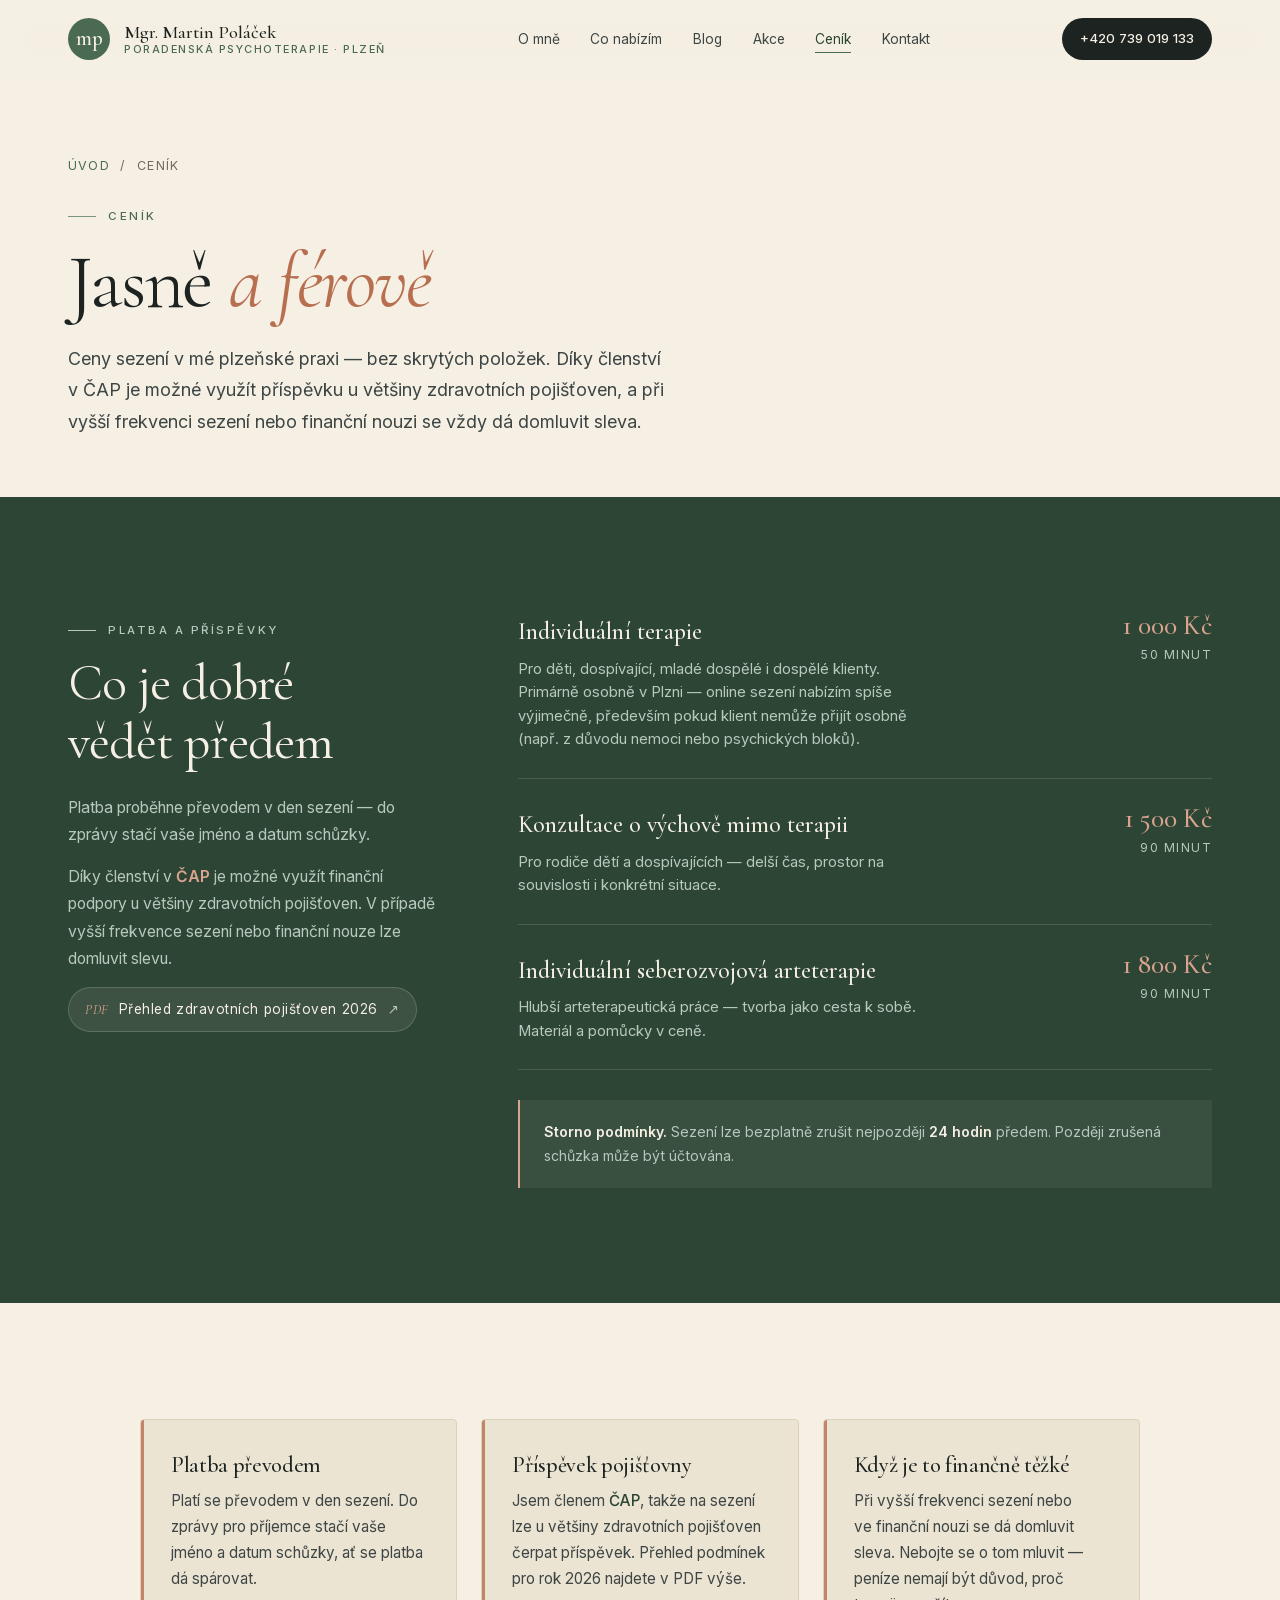
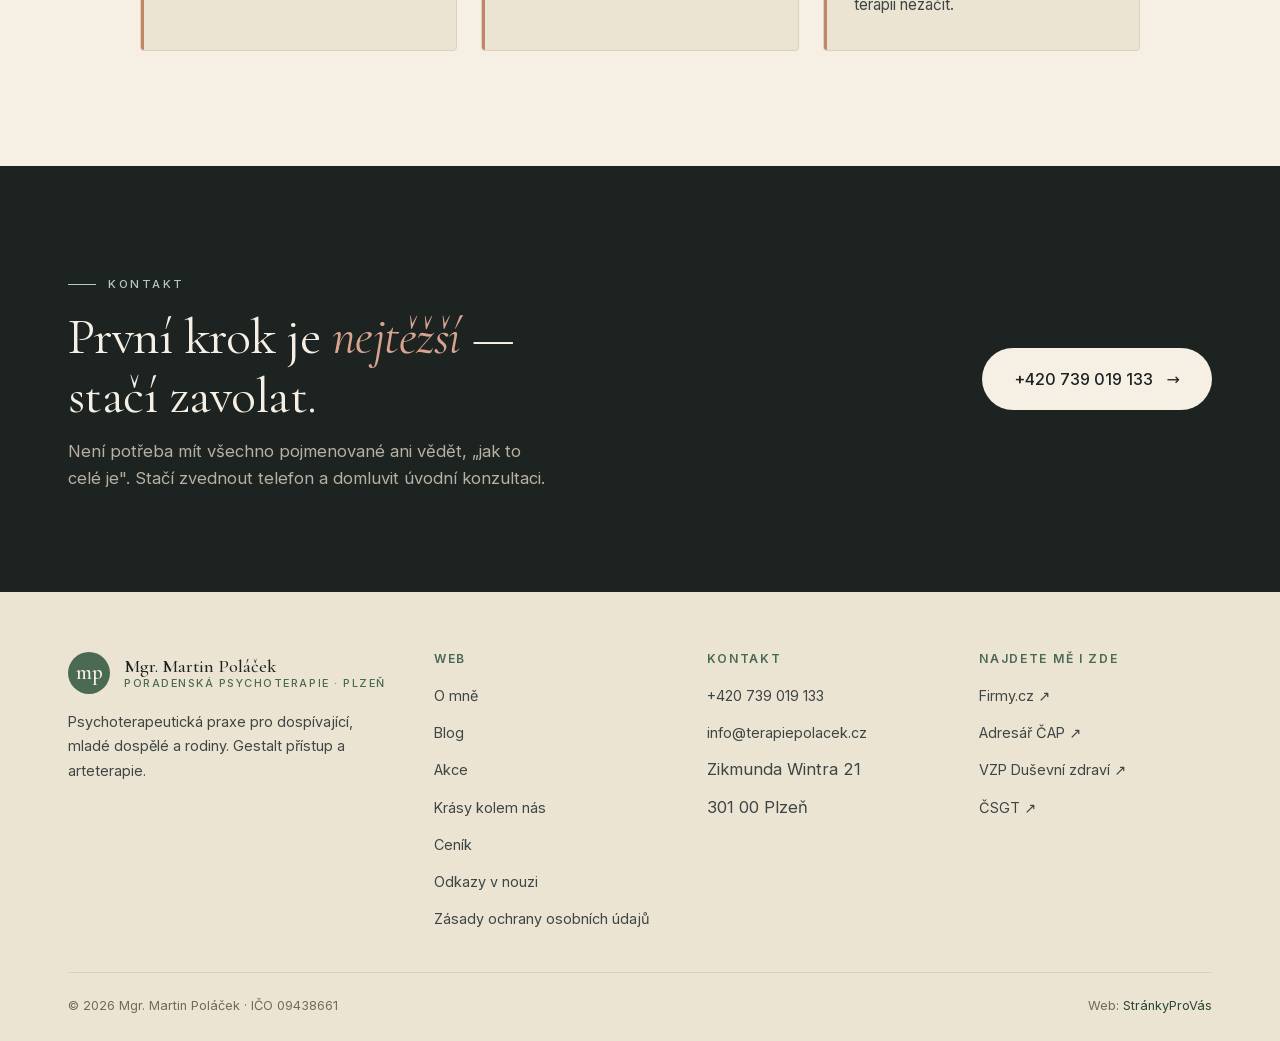
<file: cenik/index.html>
<!DOCTYPE html>
<html lang="cs">
<head>
  <meta charset="utf-8" />
  <meta name="viewport" content="width=device-width, initial-scale=1" />
  <title>Ceník — Mgr. Martin Poláček | psychoterapie a arteterapie Plzeň</title>
  <meta name="description" content="Ceník psychoterapie a arteterapie v Plzni: individuální terapie 1 000 Kč / 50 minut, konzultace o výchově 1 500 Kč / 90 minut, seberozvojová arteterapie 1 800 Kč / 90 minut. Příspěvky zdravotních pojišťoven, storno 24 hodin předem." />
  <meta name="theme-color" content="#f5efe4" />
  <link rel="canonical" href="https://terapiepolacek.cz/cenik/" />
  <link rel="stylesheet" href="../fonts.css" />
  <link rel="stylesheet" href="../styles.css" />

  <style>
    .page-hero h1 em{font-style:italic;color:var(--clay)}
    .serif{font-family:'Cormorant Garamond','Iowan Old Style',Georgia,serif;font-weight:400;letter-spacing:-0.01em}

    #cenik{background:var(--sage-800);color:var(--linen)}
    #cenik h2{color:var(--linen)}
    #cenik .lead{color:var(--sage-200)}
    .cenik-grid{
      display:grid;grid-template-columns:.7fr 1.3fr;gap:clamp(40px,6vw,96px);
    }
    .cenik-info .eyebrow{color:var(--sage-200)}
    .cenik-info .eyebrow::before{background:var(--sage-200)}
    .cenik-info h2{margin-top:14px;margin-bottom:22px}
    .cenik-info p{color:var(--sage-200);line-height:1.75;margin-bottom:14px;font-size:.98rem}
    .cenik-list{display:flex;flex-direction:column;gap:0}
    .cenik-row{
      display:grid;grid-template-columns:1fr auto;align-items:start;
      gap:24px;padding:26px 0;
      border-bottom:1px solid rgba(245,239,228,.14);
    }
    .cenik-row:first-child{padding-top:0}
    .cenik-row:last-child{border-bottom:none}
    .cenik-row-title{
      font-family:'Cormorant Garamond',serif;font-size:1.5rem;font-weight:500;
      color:var(--linen);margin-bottom:6px;
    }
    .cenik-row-desc{font-size:.92rem;color:var(--sage-200);line-height:1.6;max-width:46ch}
    .cenik-row-price{text-align:right;white-space:nowrap}
    .cenik-row-price strong{
      display:block;font-family:'Cormorant Garamond',serif;font-weight:500;
      font-size:1.7rem;color:var(--clay-soft);line-height:1;
    }
    .cenik-row-price span{
      display:block;font-size:.75rem;letter-spacing:.12em;text-transform:uppercase;
      color:var(--sage-200);margin-top:6px;
    }
    .cenik-note{
      margin-top:30px;padding:20px 24px;
      background:rgba(245,239,228,.06);border-left:2px solid var(--clay-soft);
      font-size:.88rem;color:var(--sage-200);line-height:1.7;
    }

    #jak-platit{background:var(--linen)}
    .platba-grid{display:grid;grid-template-columns:repeat(3,1fr);gap:24px;max-width:1000px;margin:0 auto}
    .platba-card{
      background:var(--linen-2);border:1px solid var(--linen-3);
      border-radius:var(--radius);padding:32px 30px;position:relative;overflow:hidden;
    }
    .platba-card::before{
      content:"";position:absolute;top:0;left:0;bottom:0;width:3px;
      background:var(--clay);opacity:.8;
    }
    .platba-card h3{
      font-family:'Cormorant Garamond',serif;font-weight:500;font-size:1.4rem;
      color:var(--ink);margin-bottom:10px;line-height:1.2;
    }
    .platba-card p{color:var(--ink-soft);line-height:1.7;font-size:.95rem}

    @media (max-width:900px){
      .cenik-grid{grid-template-columns:1fr;gap:36px}
      .cenik-info{order:-1}
      .cenik-row{grid-template-columns:1fr;gap:8px}
      .cenik-row-price{text-align:left}
      .platba-grid{grid-template-columns:1fr;gap:20px}
    }
  </style>
</head>
<body>

<div id="progress"></div>

<header id="header">
  <div class="wrap">
    <div class="nav">
      <a href="../index.html" class="brand" aria-label="Mgr. Martin Poláček">
        <span class="brand-mark">mp</span>
        <span class="brand-text">
          <strong>Mgr. Martin Poláček</strong>
          <small>Poradenská psychoterapie · Plzeň</small>
        </span>
      </a>
      <nav aria-label="Hlavní navigace">
        <ul>
          <li><a href="../o-mne.html">O mně</a></li>
          <li><a href="../index.html#pomoc">Co nabízím</a></li>
          <li><a href="../blog.html">Blog</a></li>
          <li><a href="../akce.html">Akce</a></li>
          <li><a href="./" class="active">Ceník</a></li>
          <li><a href="../index.html#kontakt">Kontakt</a></li>
        </ul>
      </nav>
      <a href="tel:+420739019133" class="cta-phone"><span>+420 739 019 133</span></a>
      <button class="hamburger" id="hamburgerBtn" aria-label="Otevřít menu" aria-expanded="false">
        <span></span><span></span><span></span>
      </button>
    </div>
  </div>
  <div id="mobileMenu" role="navigation">
    <a href="../o-mne.html">O mně</a>
    <a href="../index.html#pomoc">Co nabízím</a>
    <a href="../blog.html">Blog</a>
    <a href="../akce.html">Akce</a>
    <a href="../krasy-kolem-nas.html">Krásy kolem nás</a>
    <a href="./">Ceník</a>
    <a href="../odkazy.html">Odkazy v nouzi</a>
    <a href="../index.html#kontakt">Kontakt</a>
    <a href="tel:+420739019133">+420 739 019 133</a>
  </div>
</header>

<!-- PAGE HERO -->
<section class="page-hero">
  <div class="wrap">
    <div data-r>
      <div class="page-crumbs"><a href="../index.html">Úvod</a> &nbsp;/&nbsp; Ceník</div>
      <div class="eyebrow">Ceník</div>
      <h1 style="margin-top:14px">Jasně <em>a&nbsp;férově</em></h1>
      <p class="lead" style="margin-top:18px">
        Ceny sezení v&nbsp;mé plzeňské praxi — bez skrytých položek.
        Díky členství v&nbsp;ČAP je možné využít příspěvku
        u&nbsp;většiny zdravotních pojišťoven, a&nbsp;při vyšší frekvenci sezení
        nebo finanční nouzi se vždy dá domluvit sleva.
      </p>
    </div>
  </div>
</section>

<!-- CENÍK -->
<section id="cenik">
  <div class="wrap">
    <div class="cenik-grid">
      <div class="cenik-info" data-r>
        <div class="eyebrow">Platba a&nbsp;příspěvky</div>
        <h2>Co je dobré<br>vědět předem</h2>
        <p>
          Platba proběhne převodem v&nbsp;den sezení — do zprávy stačí
          vaše jméno a&nbsp;datum schůzky.
        </p>
        <p>
          Díky členství v&nbsp;<strong style="color:var(--clay-soft)">ČAP</strong>
          je možné využít finanční podpory u&nbsp;většiny zdravotních pojišťoven.
          V&nbsp;případě vyšší frekvence sezení nebo finanční nouze lze domluvit slevu.
        </p>
        <p style="margin-top:10px;">
          <a href="../dokumenty/zp-klienti-2026.pdf" target="_blank" rel="noopener"
             style="display:inline-flex;align-items:center;gap:10px;padding:10px 16px;background:rgba(245,239,228,.08);border:1px solid rgba(245,239,228,.18);border-radius:99px;color:var(--linen);font-size:.85rem;letter-spacing:.04em;text-decoration:none;transition:all .25s;"
             onmouseover="this.style.background='rgba(245,239,228,.14)'"
             onmouseout="this.style.background='rgba(245,239,228,.08)'">
            <span style="font-family:'Cormorant Garamond',serif;font-style:italic;color:var(--clay-soft);">PDF</span>
            <span>Přehled zdravotních pojišťoven 2026</span>
            <span style="opacity:.7;">↗</span>
          </a>
        </p>
      </div>

      <div class="cenik-list" data-r data-d="1">
        <div class="cenik-row">
          <div>
            <div class="cenik-row-title">Individuální terapie</div>
            <div class="cenik-row-desc">Pro děti, dospívající, mladé dospělé i&nbsp;dospělé klienty. Primárně osobně v&nbsp;Plzni — online sezení nabízím spíše výjimečně, především pokud klient nemůže přijít osobně (např. z&nbsp;důvodu nemoci nebo psychických bloků).</div>
          </div>
          <div class="cenik-row-price">
            <strong>1&nbsp;000&nbsp;Kč</strong>
            <span>50 minut</span>
          </div>
        </div>

        <div class="cenik-row">
          <div>
            <div class="cenik-row-title">Konzultace o&nbsp;výchově mimo terapii</div>
            <div class="cenik-row-desc">Pro rodiče dětí a&nbsp;dospívajících — delší čas, prostor na souvislosti i&nbsp;konkrétní situace.</div>
          </div>
          <div class="cenik-row-price">
            <strong>1&nbsp;500&nbsp;Kč</strong>
            <span>90 minut</span>
          </div>
        </div>

        <div class="cenik-row">
          <div>
            <div class="cenik-row-title">Individuální seberozvojová arteterapie</div>
            <div class="cenik-row-desc">Hlubší arteterapeutická práce — tvorba jako cesta k&nbsp;sobě. Materiál a&nbsp;pomůcky v&nbsp;ceně.</div>
          </div>
          <div class="cenik-row-price">
            <strong>1&nbsp;800&nbsp;Kč</strong>
            <span>90 minut</span>
          </div>
        </div>

        <div class="cenik-note">
          <strong style="color:var(--linen)">Storno podmínky.</strong>
          Sezení lze bezplatně zrušit nejpozději <strong style="color:var(--linen)">24&nbsp;hodin</strong>
          předem. Později zrušená schůzka může být účtována.
        </div>
      </div>
    </div>
  </div>
</section>

<!-- JAK TO PROBÍHÁ -->
<section id="jak-platit">
  <div class="wrap">
    <div class="platba-grid">
      <div class="platba-card" data-r>
        <h3>Platba převodem</h3>
        <p>
          Platí se převodem v&nbsp;den sezení. Do zprávy pro příjemce stačí
          vaše jméno a&nbsp;datum schůzky, ať se platba dá spárovat.
        </p>
      </div>
      <div class="platba-card" data-r data-d="1">
        <h3>Příspěvek pojišťovny</h3>
        <p>
          Jsem členem <strong style="color:var(--sage-800);font-weight:500;">ČAP</strong>, takže na sezení
          lze u&nbsp;většiny zdravotních pojišťoven čerpat příspěvek. Přehled
          podmínek pro rok 2026 najdete v&nbsp;PDF výše.
        </p>
      </div>
      <div class="platba-card" data-r data-d="2">
        <h3>Když je to finančně těžké</h3>
        <p>
          Při vyšší frekvenci sezení nebo ve&nbsp;finanční nouzi se dá domluvit
          sleva. Nebojte se o&nbsp;tom mluvit — peníze nemají být důvod,
          proč terapii nezačít.
        </p>
      </div>
    </div>
  </div>
</section>

<!-- CTA STRIP -->
<section id="cta-strip">
  <div class="wrap">
    <div class="cta-grid">
      <div data-r>
        <div class="eyebrow eyebrow--light">Kontakt</div>
        <h2 style="margin-top:14px" class="serif">
          První krok je <em style="color:var(--clay-soft);font-style:italic;">nejtěžší</em> —<br>stačí zavolat.
        </h2>
        <p style="margin-top:12px">
          Není potřeba mít všechno pojmenované ani vědět, „jak&nbsp;to celé je".
          Stačí zvednout telefon a&nbsp;domluvit úvodní konzultaci.
        </p>
      </div>
      <a href="tel:+420739019133" class="cta-btn" data-r data-d="1">
        <span>+420 739 019 133</span>
        <span class="arrow">→</span>
      </a>
    </div>
  </div>
</section>

<!-- FOOTER -->
<footer>
  <div class="wrap">
    <div class="foot-grid">
      <div class="foot-brand">
        <a href="../index.html" class="brand">
          <span class="brand-mark">mp</span>
          <span class="brand-text">
            <strong>Mgr. Martin Poláček</strong>
            <small>Poradenská psychoterapie · Plzeň</small>
          </span>
        </a>
        <p>Psychoterapeutická praxe pro dospívající, mladé dospělé&nbsp;a rodiny. Gestalt&nbsp;přístup a arteterapie.</p>
      </div>
      <div class="foot-col">
        <h4>Web</h4>
        <ul>
          <li><a href="../o-mne.html">O mně</a></li>
          <li><a href="../blog.html">Blog</a></li>
          <li><a href="../akce.html">Akce</a></li>
          <li><a href="../krasy-kolem-nas.html">Krásy kolem nás</a></li>
          <li><a href="./">Ceník</a></li>
          <li><a href="../odkazy.html">Odkazy v&nbsp;nouzi</a></li>
          <li><a href="../zasady-ochrany-osobnich-udaju.html">Zásady ochrany osobních údajů</a></li>
        </ul>
      </div>
      <div class="foot-col">
        <h4>Kontakt</h4>
        <ul>
          <li><a href="tel:+420739019133">+420 739 019 133</a></li>
          <li><a href="mailto:info@terapiepolacek.cz">info@terapiepolacek.cz</a></li>
          <li>Zikmunda Wintra 21</li>
          <li>301 00 Plzeň</li>
        </ul>
      </div>
      <div class="foot-col">
        <h4>Najdete mě i&nbsp;zde</h4>
        <ul>
          <li><a href="https://www.firmy.cz/detail/13888345-mgr-martin-polacek-psychoterapie-plzen-jizni-predmesti.html" target="_blank" rel="noopener">Firmy.cz&nbsp;↗</a></li>
          <li><a href="https://czap.cz/adresar" target="_blank" rel="noopener">Adresář ČAP&nbsp;↗</a></li>
          <li><a href="https://dusevnizdravi.vzp.cz/seznam-terapeutu/" target="_blank" rel="noopener">VZP Duševní zdraví&nbsp;↗</a></li>
          <li><a href="https://csgt.cz/terapeuti-plzensky-kraj/" target="_blank" rel="noopener">ČSGT&nbsp;↗</a></li>
        </ul>
      </div>
    </div>
    <div class="foot-bottom">
      <span>© 2026 Mgr. Martin Poláček · IČO 09438661</span>
      <span>Web: <a href="https://strankyprovas.cz" target="_blank" rel="noopener">StránkyProVás</a></span>
    </div>
  </div>
</footer>

<script type="application/ld+json">
{
  "@context": "https://schema.org",
  "@type": "Service",
  "name": "Psychoterapie a arteterapie — Mgr. Martin Poláček",
  "serviceType": "Poradenská psychoterapie",
  "areaServed": "Plzeň",
  "provider": {
    "@type": "LocalBusiness",
    "name": "Mgr. Martin Poláček PSYCHOTERAPIE",
    "telephone": "+420739019133",
    "email": "info@terapiepolacek.cz",
    "url": "https://terapiepolacek.cz",
    "address": {
      "@type": "PostalAddress",
      "streetAddress": "Zikmunda Wintra 21",
      "postalCode": "301 00",
      "addressLocality": "Plzeň",
      "addressCountry": "CZ"
    }
  },
  "hasOfferCatalog": {
    "@type": "OfferCatalog",
    "name": "Ceník",
    "itemListElement": [
      {
        "@type": "Offer",
        "price": "1000",
        "priceCurrency": "CZK",
        "itemOffered": { "@type": "Service", "name": "Individuální terapie (50 minut)" }
      },
      {
        "@type": "Offer",
        "price": "1500",
        "priceCurrency": "CZK",
        "itemOffered": { "@type": "Service", "name": "Konzultace o výchově mimo terapii (90 minut)" }
      },
      {
        "@type": "Offer",
        "price": "1800",
        "priceCurrency": "CZK",
        "itemOffered": { "@type": "Service", "name": "Individuální seberozvojová arteterapie (90 minut)" }
      }
    ]
  }
}
</script>

<script>
  const progress=document.getElementById('progress');
  const header=document.getElementById('header');
  window.addEventListener('scroll',()=>{const pct=(window.scrollY/Math.max(1,document.body.scrollHeight-window.innerHeight))*100;progress.style.width=pct+'%';header.classList.toggle('scrolled',window.scrollY>10)});
  const btn=document.getElementById('hamburgerBtn'),menu=document.getElementById('mobileMenu');
  btn.addEventListener('click',()=>{const open=menu.classList.toggle('open');btn.classList.toggle('open',open);btn.setAttribute('aria-expanded',open)});
  menu.querySelectorAll('a').forEach(a=>a.addEventListener('click',()=>{menu.classList.remove('open');btn.classList.remove('open');btn.setAttribute('aria-expanded','false')}));
  const io=new IntersectionObserver(e=>{e.forEach(x=>{if(x.isIntersecting){x.target.classList.add('in');io.unobserve(x.target)}})},{threshold:.12,rootMargin:'0px 0px -40px 0px'});
  document.querySelectorAll('[data-r]').forEach(el=>io.observe(el));
</script>

</body>
</html>
</file>
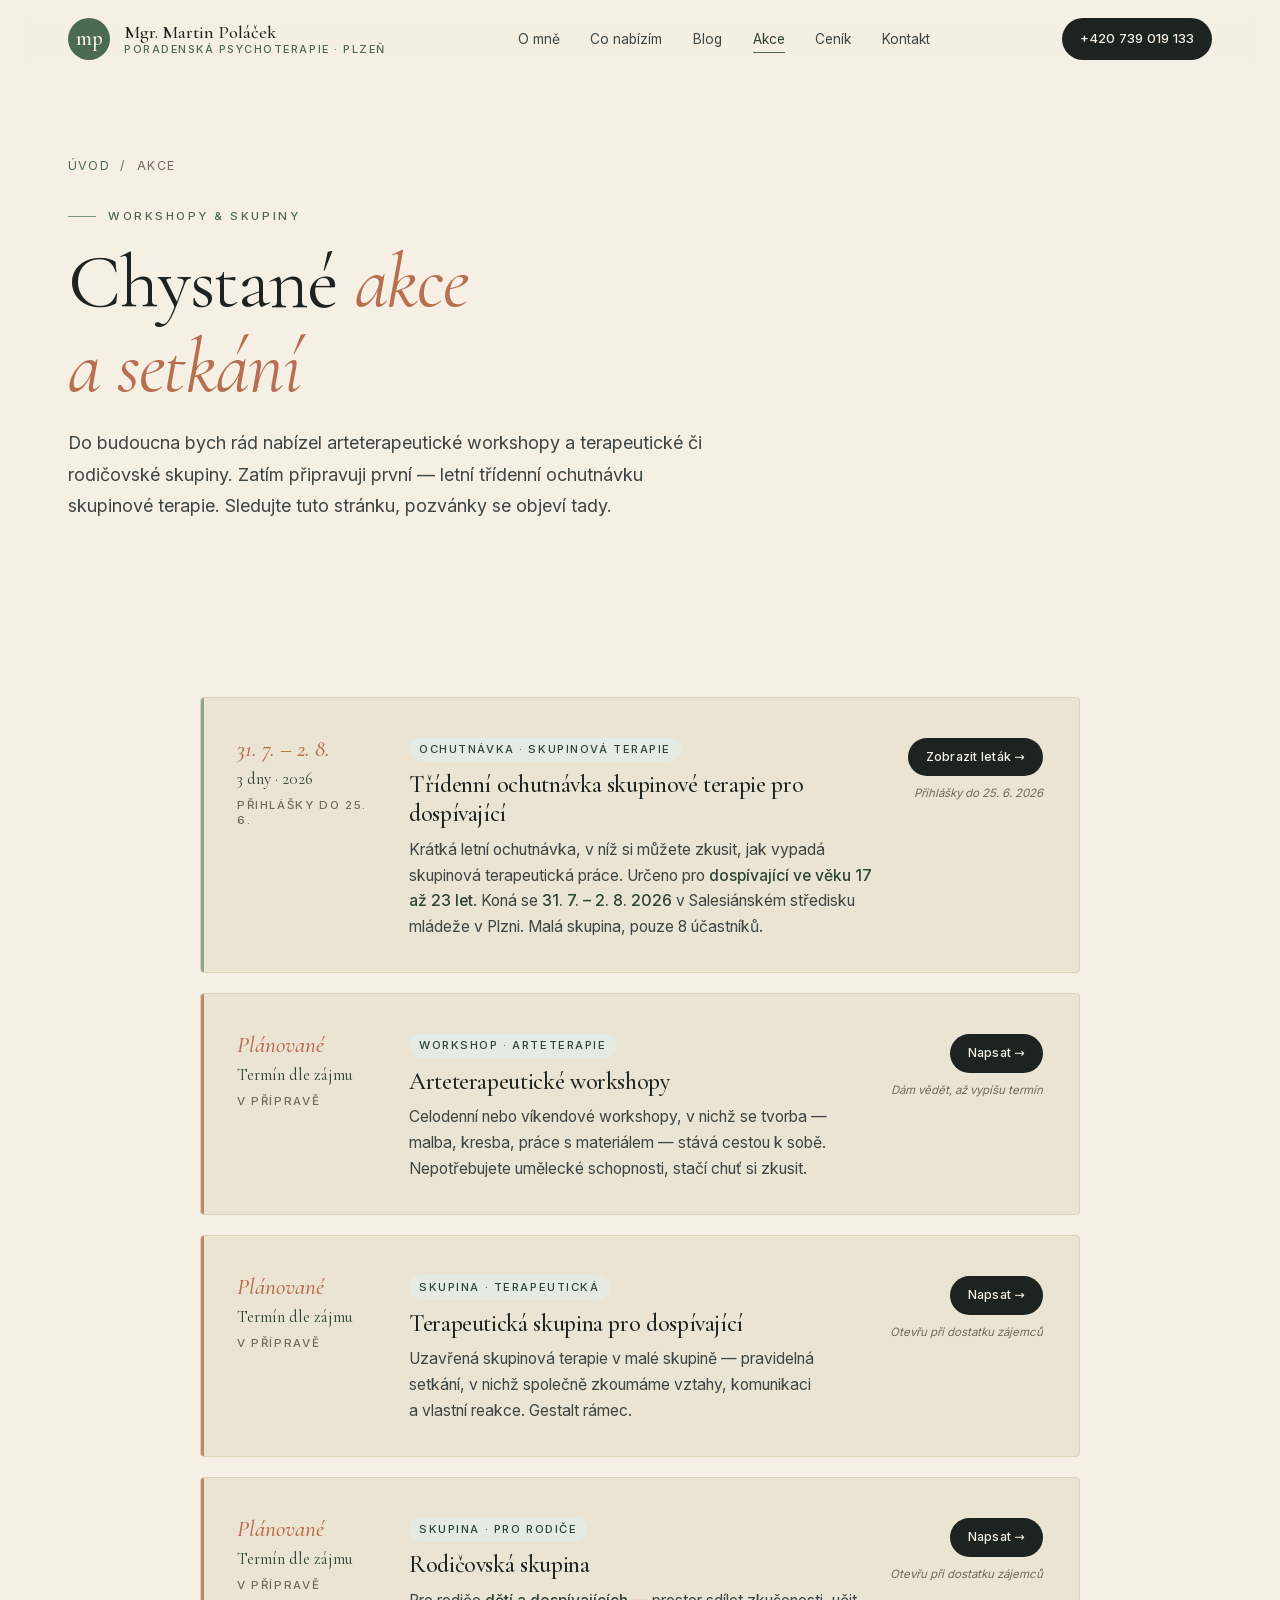
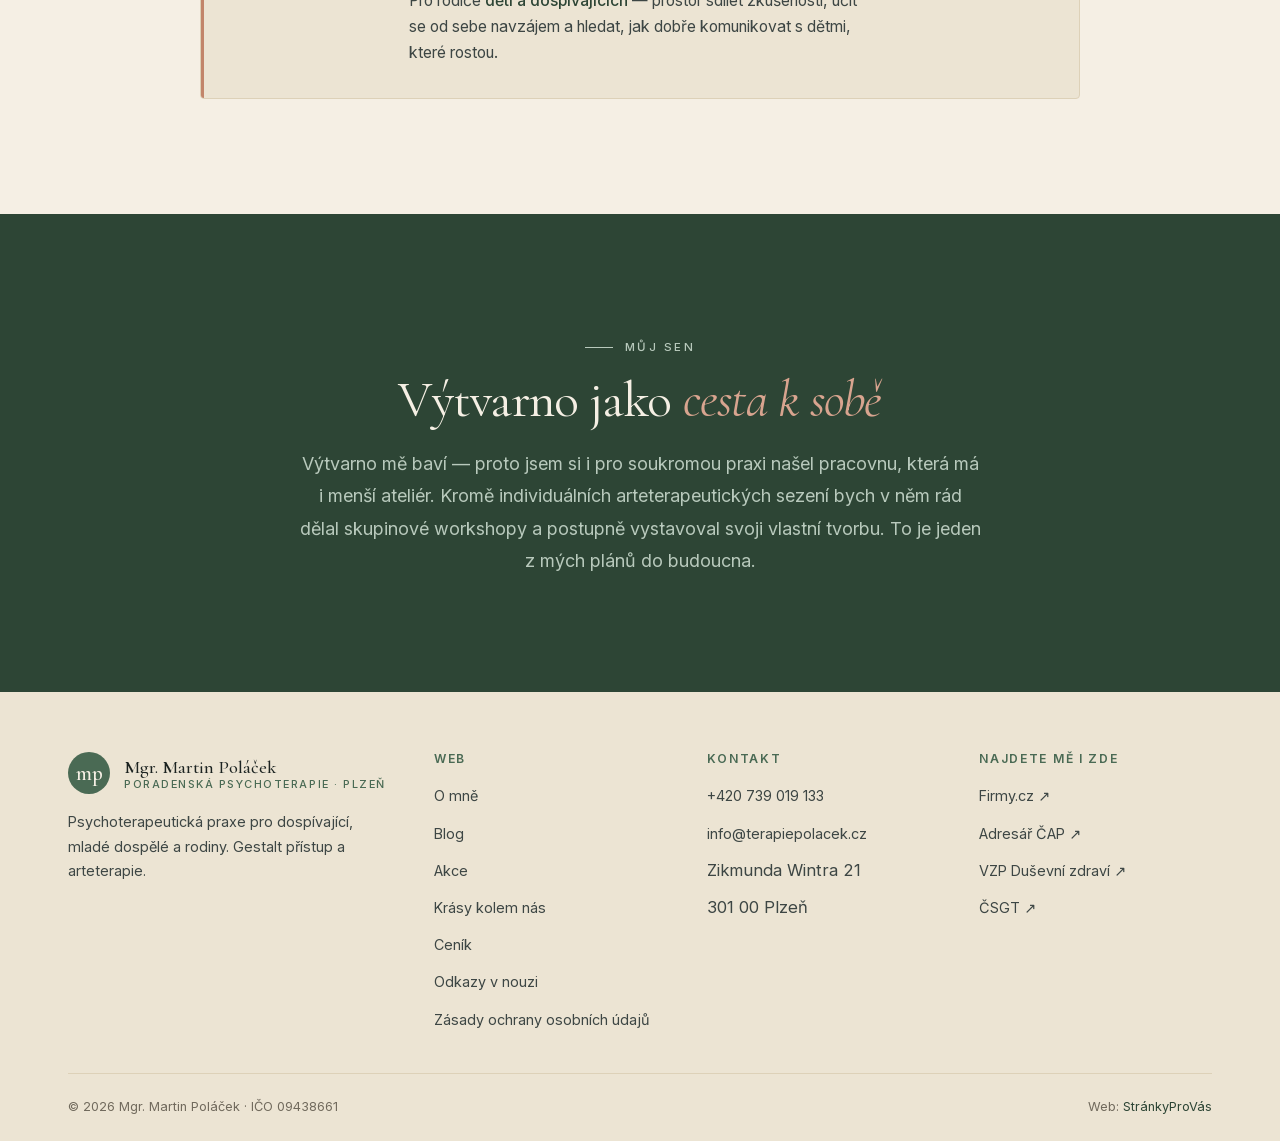
<file: akce.html>
<!DOCTYPE html>
<html lang="cs">
<head>
  <meta charset="utf-8" />
  <meta name="viewport" content="width=device-width, initial-scale=1" />
  <title>Akce — Mgr. Martin Poláček | arteterapeutické workshopy, skupiny</title>
    <link rel="canonical" href="https://terapiepolacek.cz/akce.html">
  <meta name="description" content="Arteterapeutické workshopy, terapeutická skupina, rodičovská skupina. Připravované akce a ochutnávka skupinové terapie o prázdninách." />
  <meta name="theme-color" content="#f5efe4" />
  <link rel="stylesheet" href="fonts.css" />
  <link rel="stylesheet" href="styles.css" />

  <style>
    .page-hero h1 em{font-style:italic;color:var(--clay)}

    #akce-list{background:var(--linen)}
    .akce-grid{display:grid;grid-template-columns:1fr;gap:20px;max-width:880px;margin:0 auto}
    .akce-card{
      background:var(--linen-2);border:1px solid var(--linen-3);
      border-radius:var(--radius);padding:36px 36px 32px;
      display:grid;grid-template-columns:140px 1fr auto;gap:32px;align-items:start;
      position:relative;overflow:hidden;
    }
    .akce-card::before{
      content:"";position:absolute;top:0;left:0;bottom:0;width:3px;
      background:var(--clay);opacity:.8;
    }
    .akce-card.upcoming::before{background:var(--sage-400)}
    .akce-date{
      font-family:'Cormorant Garamond',serif;font-size:1.05rem;
      color:var(--sage-800);line-height:1.3;
    }
    .akce-date strong{
      display:block;font-size:1.45rem;color:var(--clay);font-style:italic;font-weight:500;
      margin-bottom:4px;
    }
    .akce-date small{
      display:block;font-size:.72rem;letter-spacing:.14em;text-transform:uppercase;
      color:var(--muted);font-family:'Inter',sans-serif;margin-top:8px;font-weight:500;
    }
    .akce-body .tag{
      display:inline-block;font-size:.7rem;letter-spacing:.14em;
      text-transform:uppercase;color:var(--sage-800);font-weight:500;
      padding:3px 10px;background:var(--sage-50);border-radius:999px;
      margin-bottom:10px;
    }
    .akce-body h3{
      font-family:'Cormorant Garamond',serif;font-weight:500;font-size:1.5rem;
      color:var(--ink);margin-bottom:8px;line-height:1.2;
    }
    .akce-body p{color:var(--ink-soft);line-height:1.65;font-size:.98rem}
    .akce-cta{text-align:right;white-space:nowrap;padding-top:4px}
    .akce-cta .btn-small{
      display:inline-block;padding:9px 18px;background:var(--ink);color:var(--linen);
      border-radius:999px;font-size:.78rem;font-weight:500;letter-spacing:.02em;
      transition:background .25s;
    }
    .akce-cta .btn-small:hover{background:var(--sage-800)}
    .akce-cta small{display:block;font-size:.72rem;color:var(--muted);margin-top:8px;font-style:italic}

    #sen{background:var(--sage-800);color:var(--linen);text-align:center}
    #sen .eyebrow{color:var(--sage-200)}
    #sen .eyebrow::before{background:var(--sage-200)}
    #sen h2{color:var(--linen);margin-top:14px;margin-bottom:18px}
    #sen h2 em{color:var(--clay-soft);font-style:italic}
    #sen .lead{color:var(--sage-200);margin:0 auto;max-width:62ch;line-height:1.8}
    #sen .inner{max-width:780px;margin:0 auto}

    @media (max-width:820px){
      .akce-card{grid-template-columns:1fr;gap:14px;padding:28px 26px}
      .akce-cta{text-align:left}
    }
  </style>
</head>
<body>

<div id="progress"></div>

<header id="header">
  <div class="wrap">
    <div class="nav">
      <a href="index.html" class="brand" aria-label="Mgr. Martin Poláček">
        <span class="brand-mark">mp</span>
        <span class="brand-text">
          <strong>Mgr. Martin Poláček</strong>
          <small>Poradenská psychoterapie · Plzeň</small>
        </span>
      </a>
      <nav aria-label="Hlavní navigace">
        <ul>
          <li><a href="o-mne.html">O mně</a></li>
          <li><a href="index.html#pomoc">Co nabízím</a></li>
          <li><a href="blog.html">Blog</a></li>
          <li><a href="akce.html" class="active">Akce</a></li>
          <li><a href="index.html#cenik">Ceník</a></li>
          <li><a href="index.html#kontakt">Kontakt</a></li>
        </ul>
      </nav>
      <a href="tel:+420739019133" class="cta-phone"><span>+420 739 019 133</span></a>
      <button class="hamburger" id="hamburgerBtn" aria-label="Otevřít menu" aria-expanded="false">
        <span></span><span></span><span></span>
      </button>
    </div>
  </div>
  <div id="mobileMenu" role="navigation">
    <a href="o-mne.html">O mně</a>
    <a href="index.html#pomoc">Co nabízím</a>
    <a href="blog.html">Blog</a>
    <a href="akce.html">Akce</a>
    <a href="krasy-kolem-nas.html">Krásy kolem nás</a>
    <a href="index.html#cenik">Ceník</a>
    <a href="odkazy.html">Odkazy v nouzi</a>
    <a href="index.html#kontakt">Kontakt</a>
    <a href="tel:+420739019133">+420 739 019 133</a>
  </div>
</header>

<!-- PAGE HERO -->
<section class="page-hero">
  <div class="wrap">
    <div data-r>
      <div class="page-crumbs"><a href="index.html">Úvod</a> &nbsp;/&nbsp; Akce</div>
      <div class="eyebrow">Workshopy &amp; skupiny</div>
      <h1 style="margin-top:14px">Chystané <em>akce<br>a&nbsp;setkání</em></h1>
      <p class="lead" style="margin-top:18px">
        Do budoucna bych rád nabízel arteterapeutické workshopy
        a&nbsp;terapeutické či rodičovské skupiny. Zatím připravuji první —
        letní třídenní ochutnávku skupinové terapie. Sledujte tuto stránku,
        pozvánky se objeví tady.
      </p>
    </div>
  </div>
</section>

<!-- AKCE LIST -->
<section id="akce-list">
  <div class="wrap">
    <div class="akce-grid">

      <article class="akce-card upcoming" data-r>
        <div class="akce-date">
          <strong>31.&nbsp;7.&nbsp;–&nbsp;2.&nbsp;8.</strong>
          3 dny · 2026
          <small>Přihlášky do 25. 6.</small>
        </div>
        <div class="akce-body">
          <span class="tag">Ochutnávka · skupinová terapie</span>
          <h3>Třídenní ochutnávka skupinové terapie pro dospívající</h3>
          <p>
            Krátká letní ochutnávka, v&nbsp;níž si můžete zkusit, jak vypadá
            skupinová terapeutická práce. Určeno pro <strong style="color:var(--sage-800);font-weight:500;">dospívající ve věku 17 až 23 let</strong>.
            Koná se <strong style="color:var(--sage-800);font-weight:500;">31.&nbsp;7.&nbsp;–&nbsp;2.&nbsp;8.&nbsp;2026</strong> v&nbsp;Salesiánském středisku mládeže v&nbsp;Plzni. Malá skupina, pouze 8&nbsp;účastníků.
          </p>
        </div>
        <div class="akce-cta">
          <a href="photos/letak-3dny.jpg" target="_blank" rel="noopener" class="btn-small">Zobrazit leták →</a>
          <small>Přihlášky do 25. 6. 2026</small>
        </div>
      </article>

      <article class="akce-card" data-r>
        <div class="akce-date">
          <strong>Plánované</strong>
          Termín dle zájmu
          <small>V přípravě</small>
        </div>
        <div class="akce-body">
          <span class="tag">Workshop · arteterapie</span>
          <h3>Arteterapeutické workshopy</h3>
          <p>
            Celodenní nebo víkendové workshopy, v&nbsp;nichž se tvorba — malba,
            kresba, práce s&nbsp;materiálem — stává cestou k&nbsp;sobě.
            Nepotřebujete umělecké schopnosti, stačí chuť si zkusit.
          </p>
        </div>
        <div class="akce-cta">
          <a href="mailto:info@terapiepolacek.cz?subject=Z%C3%A1jem%20o%20arteterapeutick%C3%BD%20workshop" class="btn-small">Napsat →</a>
          <small>Dám vědět, až vypíšu termín</small>
        </div>
      </article>

      <article class="akce-card" data-r>
        <div class="akce-date">
          <strong>Plánované</strong>
          Termín dle zájmu
          <small>V přípravě</small>
        </div>
        <div class="akce-body">
          <span class="tag">Skupina · terapeutická</span>
          <h3>Terapeutická skupina pro dospívající</h3>
          <p>
            Uzavřená skupinová terapie v&nbsp;malé skupině — pravidelná setkání,
            v&nbsp;nichž společně zkoumáme vztahy, komunikaci a&nbsp;vlastní reakce.
            Gestalt rámec.
          </p>
        </div>
        <div class="akce-cta">
          <a href="mailto:info@terapiepolacek.cz?subject=Z%C3%A1jem%20o%20terapeutickou%20skupinu" class="btn-small">Napsat →</a>
          <small>Otevřu při dostatku zájemců</small>
        </div>
      </article>

      <article class="akce-card" data-r>
        <div class="akce-date">
          <strong>Plánované</strong>
          Termín dle zájmu
          <small>V přípravě</small>
        </div>
        <div class="akce-body">
          <span class="tag">Skupina · pro&nbsp;rodiče</span>
          <h3>Rodičovská skupina</h3>
          <p>
            Pro rodiče <strong style="color:var(--sage-800);font-weight:500;">dětí a&nbsp;dospívajících</strong> — prostor sdílet zkušenosti,
            učit se od&nbsp;sebe navzájem a&nbsp;hledat, jak&nbsp;dobře komunikovat
            s&nbsp;dětmi, které rostou.
          </p>
        </div>
        <div class="akce-cta">
          <a href="mailto:info@terapiepolacek.cz?subject=Z%C3%A1jem%20o%20rodi%C4%8Dovskou%20skupinu" class="btn-small">Napsat →</a>
          <small>Otevřu při dostatku zájemců</small>
        </div>
      </article>

    </div>
  </div>
</section>

<!-- SEN -->
<section id="sen">
  <div class="wrap inner" data-r>
    <div class="eyebrow eyebrow--light eyebrow--center">Můj sen</div>
    <h2>Výtvarno jako <em>cesta k&nbsp;sobě</em></h2>
    <p class="lead">
      Výtvarno mě baví — proto jsem si i&nbsp;pro soukromou praxi našel pracovnu,
      která má i&nbsp;menší ateliér. Kromě individuálních arteterapeutických sezení
      bych v&nbsp;něm rád dělal skupinové workshopy a&nbsp;postupně vystavoval
      svoji vlastní tvorbu. To je jeden z&nbsp;mých plánů do&nbsp;budoucna.
    </p>
  </div>
</section>

<!-- FOOTER -->
<footer>
  <div class="wrap">
    <div class="foot-grid">
      <div class="foot-brand">
        <a href="index.html" class="brand">
          <span class="brand-mark">mp</span>
          <span class="brand-text">
            <strong>Mgr. Martin Poláček</strong>
            <small>Poradenská psychoterapie · Plzeň</small>
          </span>
        </a>
        <p>Psychoterapeutická praxe pro dospívající, mladé dospělé&nbsp;a rodiny. Gestalt&nbsp;přístup a arteterapie.</p>
      </div>
      <div class="foot-col">
        <h4>Web</h4>
        <ul>
          <li><a href="o-mne.html">O mně</a></li>
          <li><a href="blog.html">Blog</a></li>
          <li><a href="akce.html">Akce</a></li>
          <li><a href="krasy-kolem-nas.html">Krásy kolem nás</a></li>
          <li><a href="cenik/">Ceník</a></li>
          <li><a href="odkazy.html">Odkazy v&nbsp;nouzi</a></li>
          <li><a href="zasady-ochrany-osobnich-udaju.html">Zásady ochrany osobních údajů</a></li>
        </ul>
      </div>
      <div class="foot-col">
        <h4>Kontakt</h4>
        <ul>
          <li><a href="tel:+420739019133">+420 739 019 133</a></li>
          <li><a href="mailto:info@terapiepolacek.cz">info@terapiepolacek.cz</a></li>
          <li>Zikmunda Wintra 21</li>
          <li>301 00 Plzeň</li>
        </ul>
      </div>
      <div class="foot-col">
        <h4>Najdete mě i&nbsp;zde</h4>
        <ul>
          <li><a href="https://www.firmy.cz/detail/13888345-mgr-martin-polacek-psychoterapie-plzen-jizni-predmesti.html" target="_blank" rel="noopener">Firmy.cz&nbsp;↗</a></li>
          <li><a href="https://czap.cz/adresar" target="_blank" rel="noopener">Adresář ČAP&nbsp;↗</a></li>
          <li><a href="https://dusevnizdravi.vzp.cz/seznam-terapeutu/" target="_blank" rel="noopener">VZP Duševní zdraví&nbsp;↗</a></li>
          <li><a href="https://csgt.cz/terapeuti-plzensky-kraj/" target="_blank" rel="noopener">ČSGT&nbsp;↗</a></li>
        </ul>
      </div>
    </div>
    <div class="foot-bottom">
      <span>© 2026 Mgr. Martin Poláček · IČO 09438661</span>
      <span>Web: <a href="https://strankyprovas.cz" target="_blank" rel="noopener">StránkyProVás</a></span>
    </div>
  </div>
</footer>

<script>
  const progress=document.getElementById('progress');
  const header=document.getElementById('header');
  window.addEventListener('scroll',()=>{const pct=(window.scrollY/Math.max(1,document.body.scrollHeight-window.innerHeight))*100;progress.style.width=pct+'%';header.classList.toggle('scrolled',window.scrollY>10)});
  const btn=document.getElementById('hamburgerBtn'),menu=document.getElementById('mobileMenu');
  btn.addEventListener('click',()=>{const open=menu.classList.toggle('open');btn.classList.toggle('open',open);btn.setAttribute('aria-expanded',open)});
  menu.querySelectorAll('a').forEach(a=>a.addEventListener('click',()=>{menu.classList.remove('open');btn.classList.remove('open');btn.setAttribute('aria-expanded','false')}));
  const io=new IntersectionObserver(e=>{e.forEach(x=>{if(x.isIntersecting){x.target.classList.add('in');io.unobserve(x.target)}})},{threshold:.12,rootMargin:'0px 0px -40px 0px'});
  document.querySelectorAll('[data-r]').forEach(el=>io.observe(el));
</script>

</body>
</html>
</file>
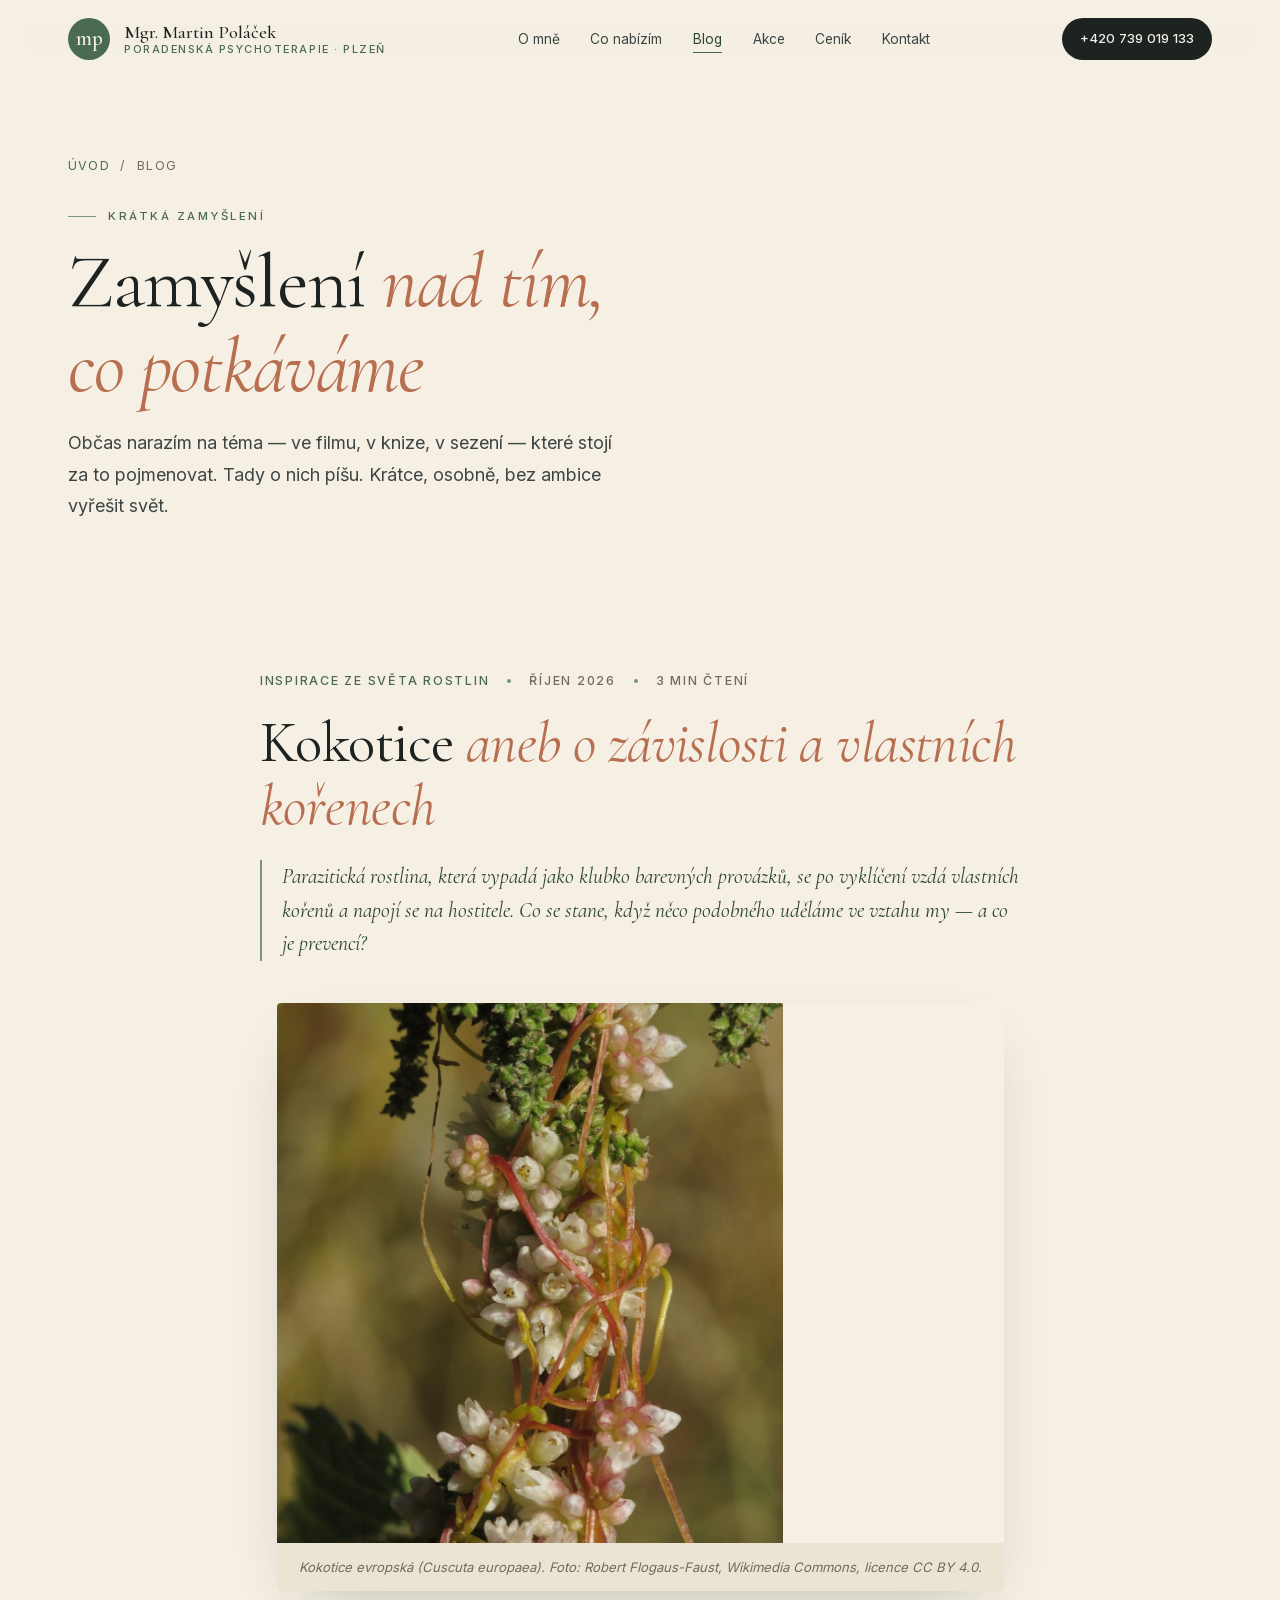
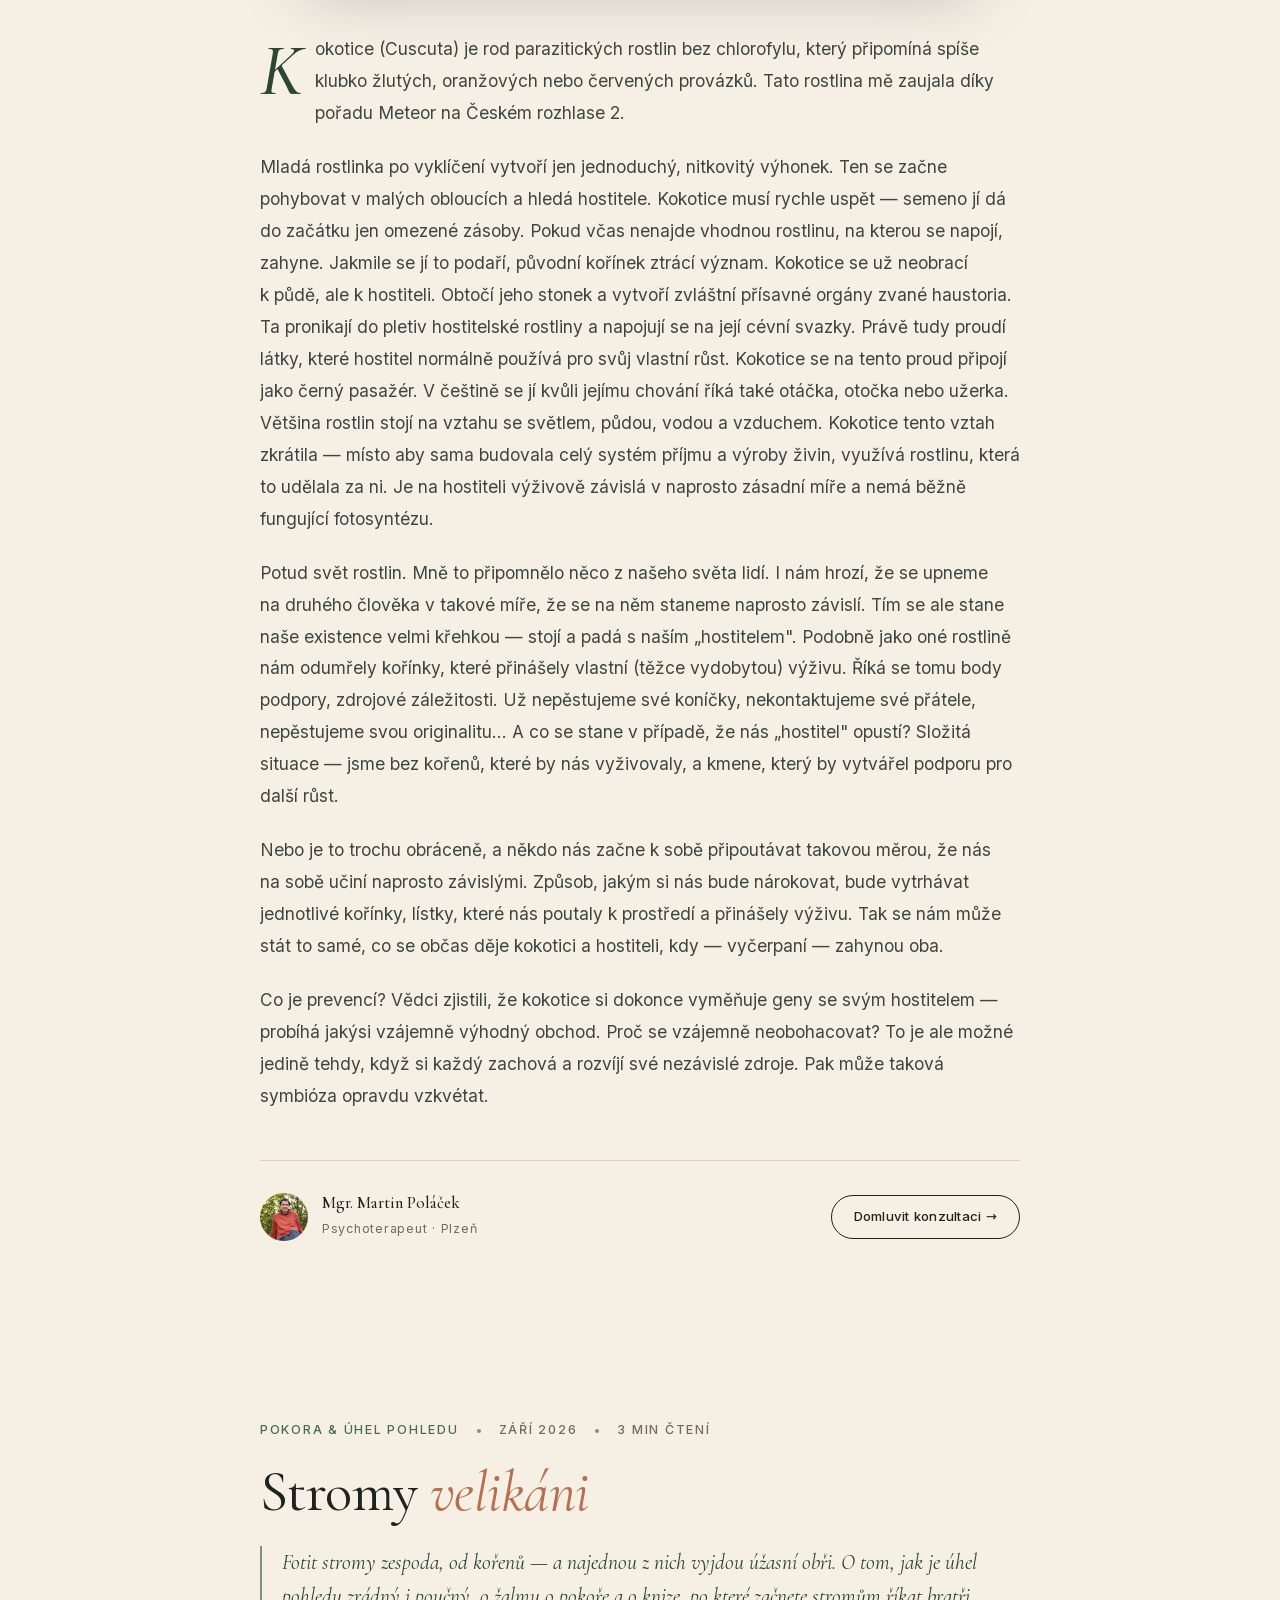
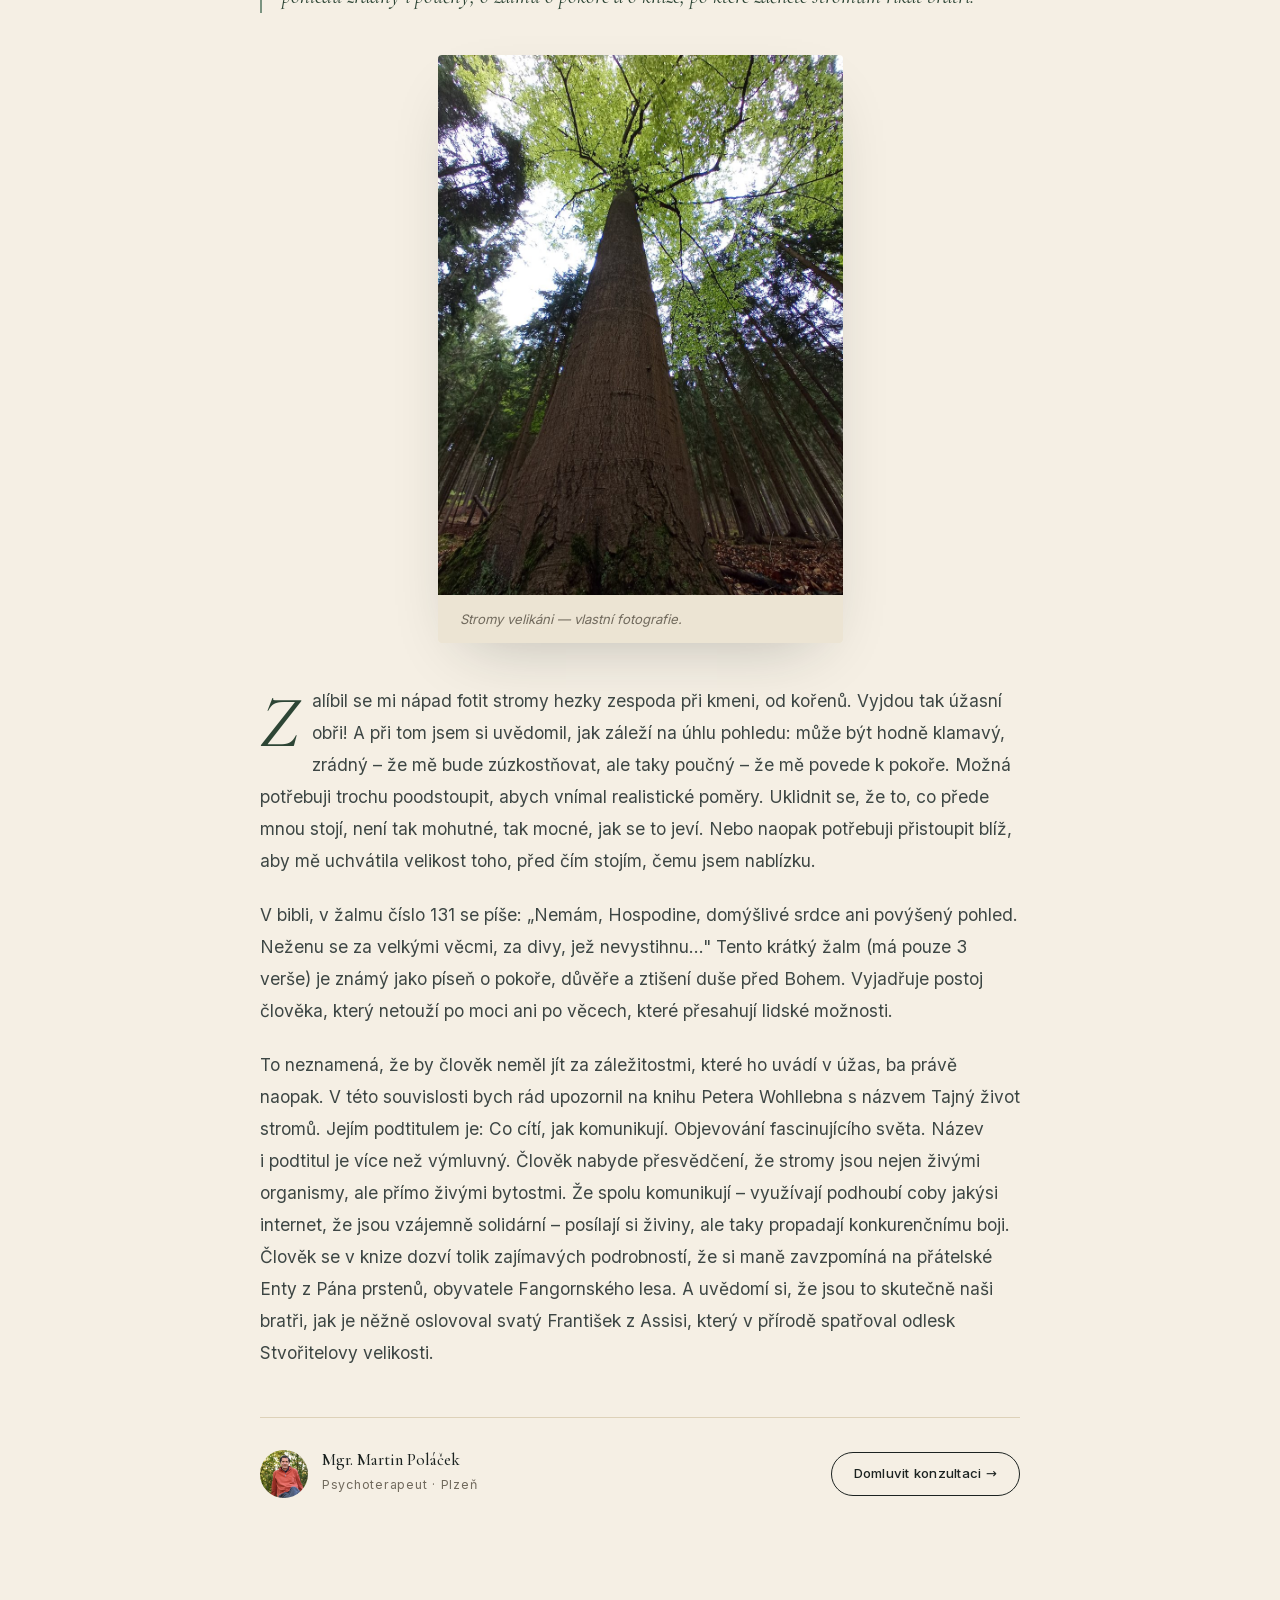
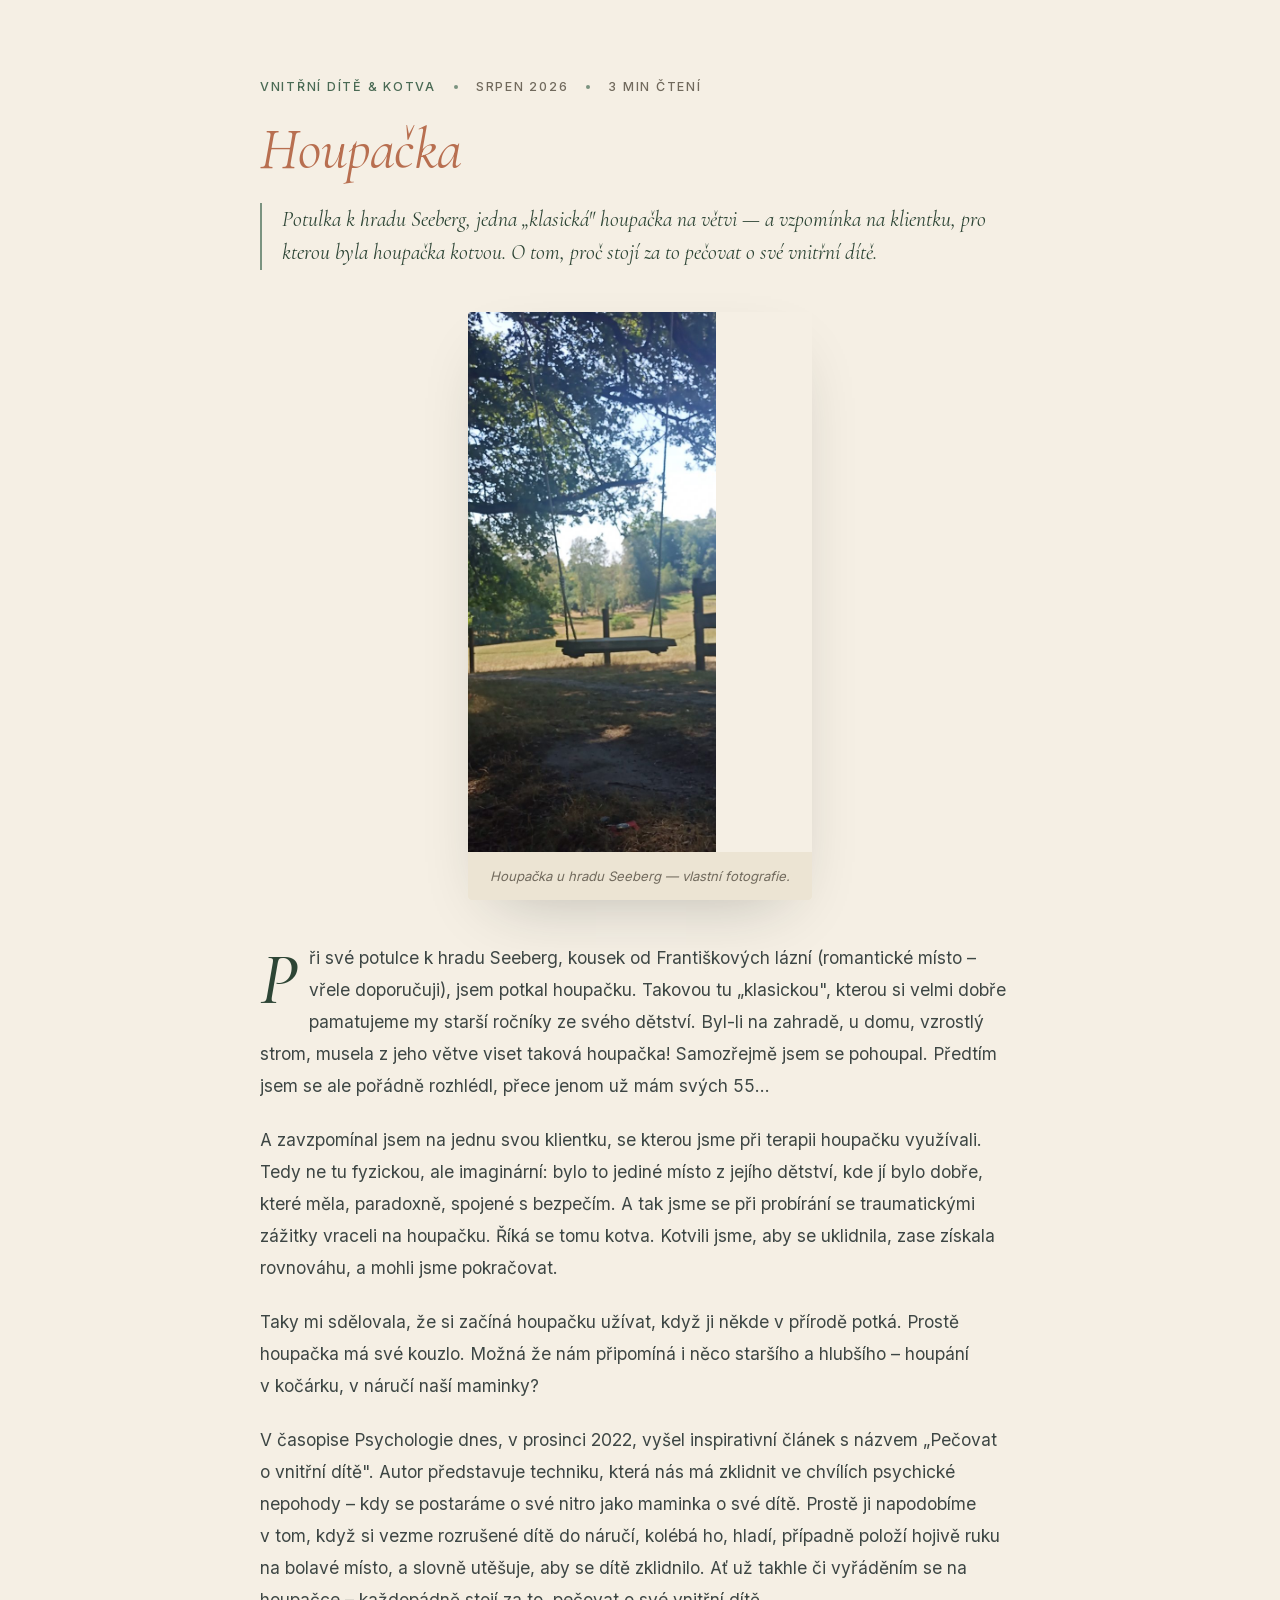
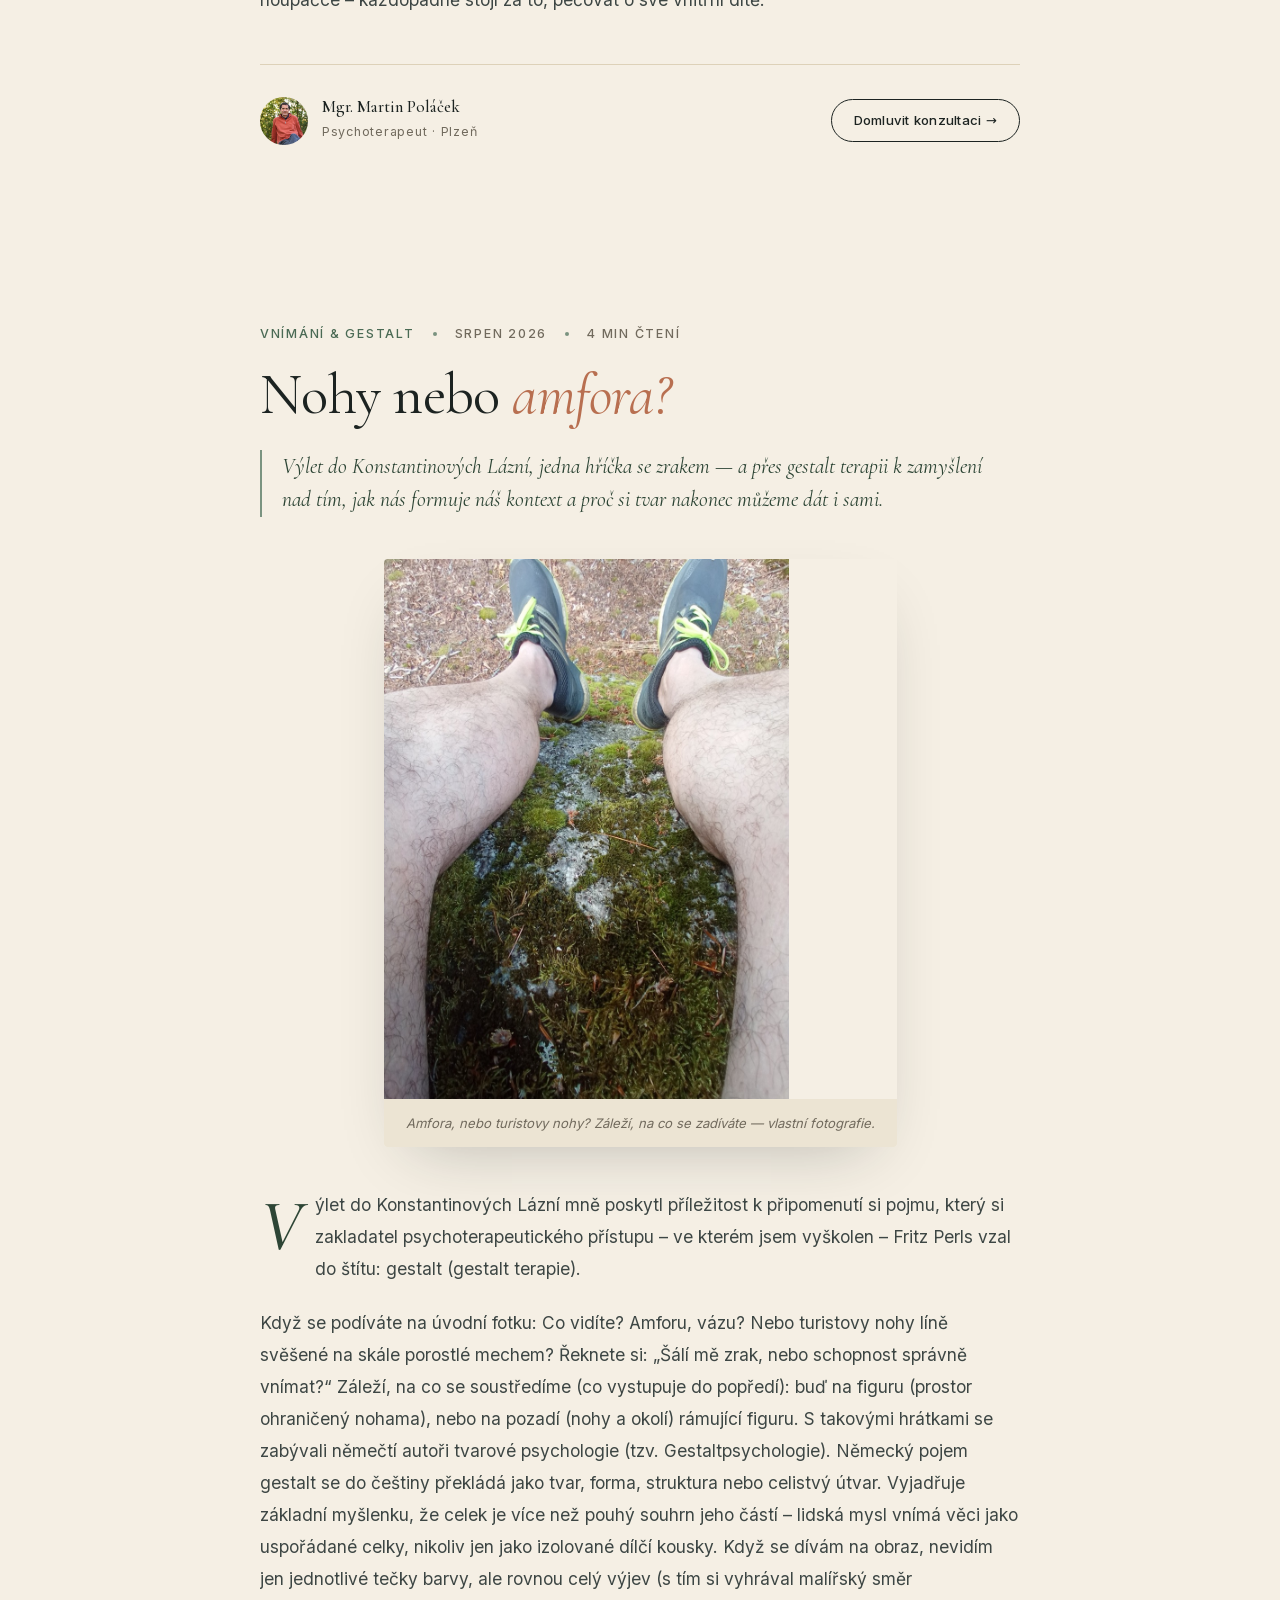
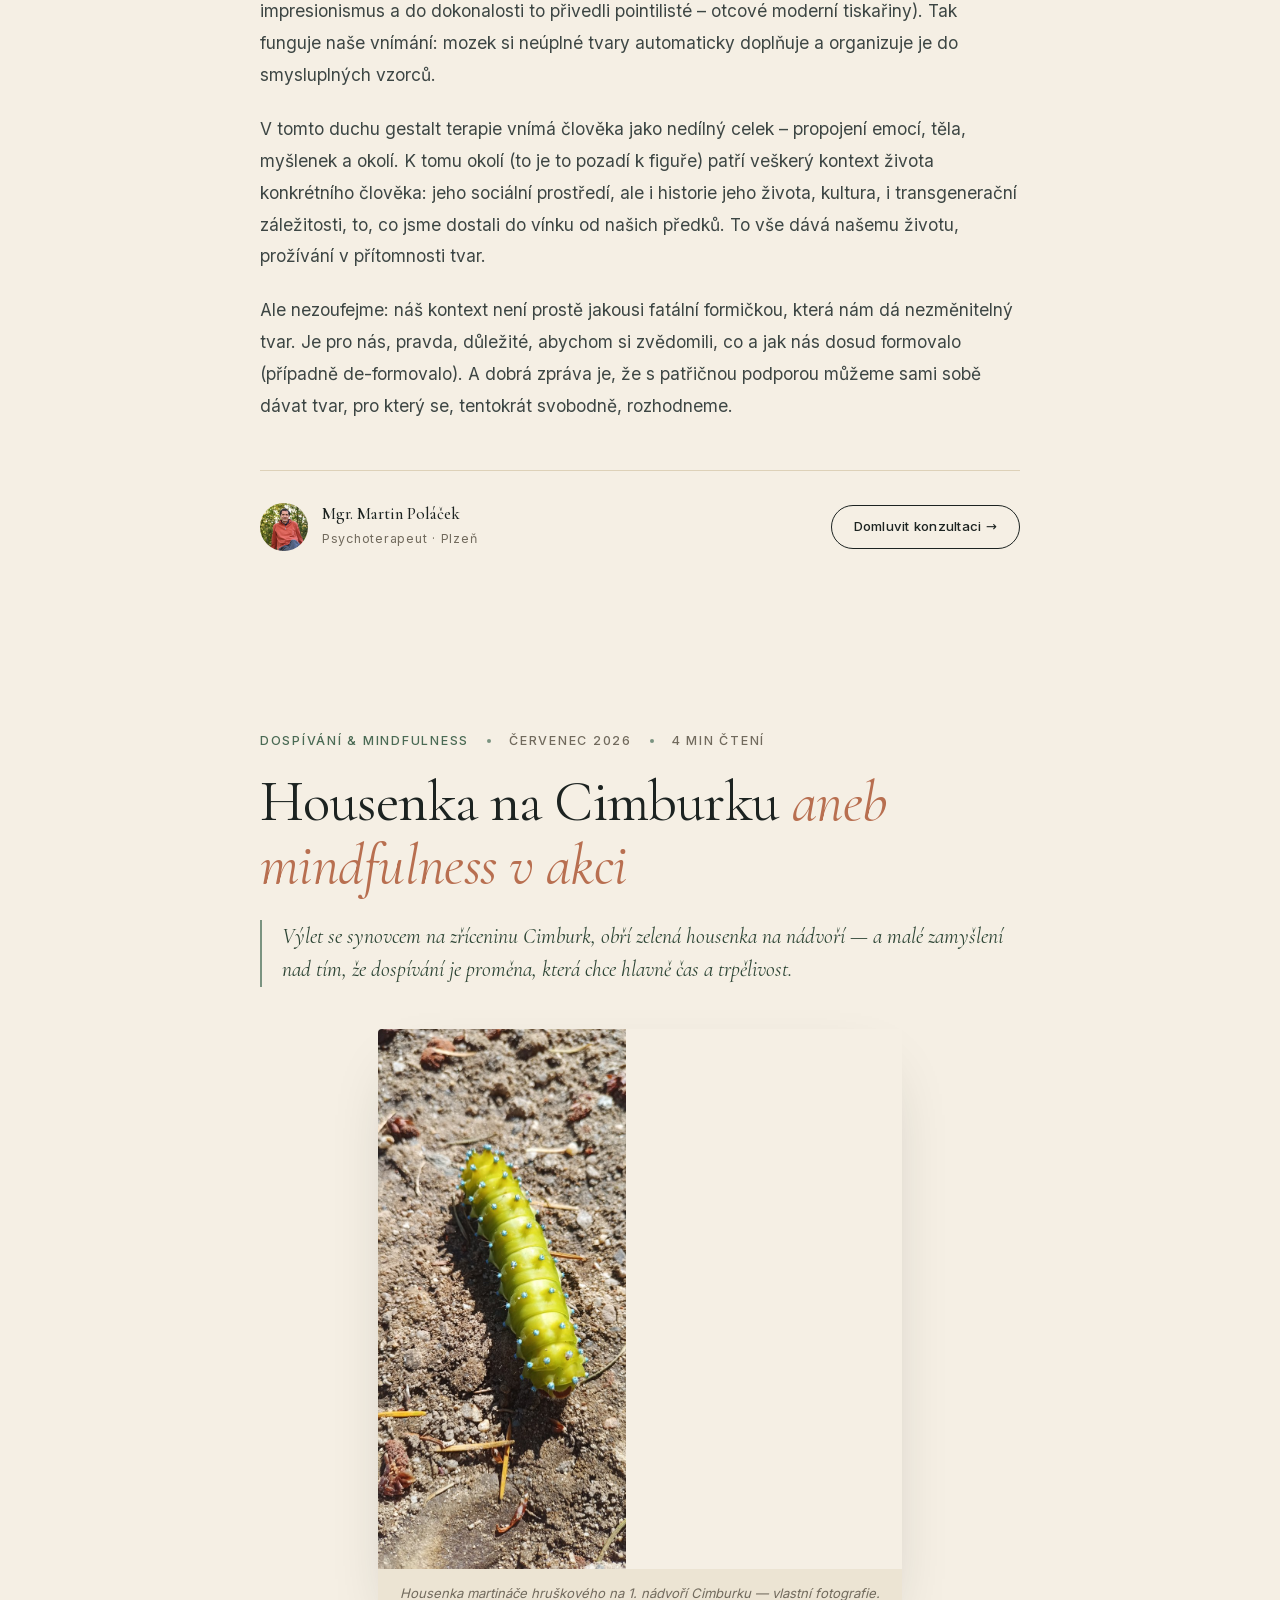
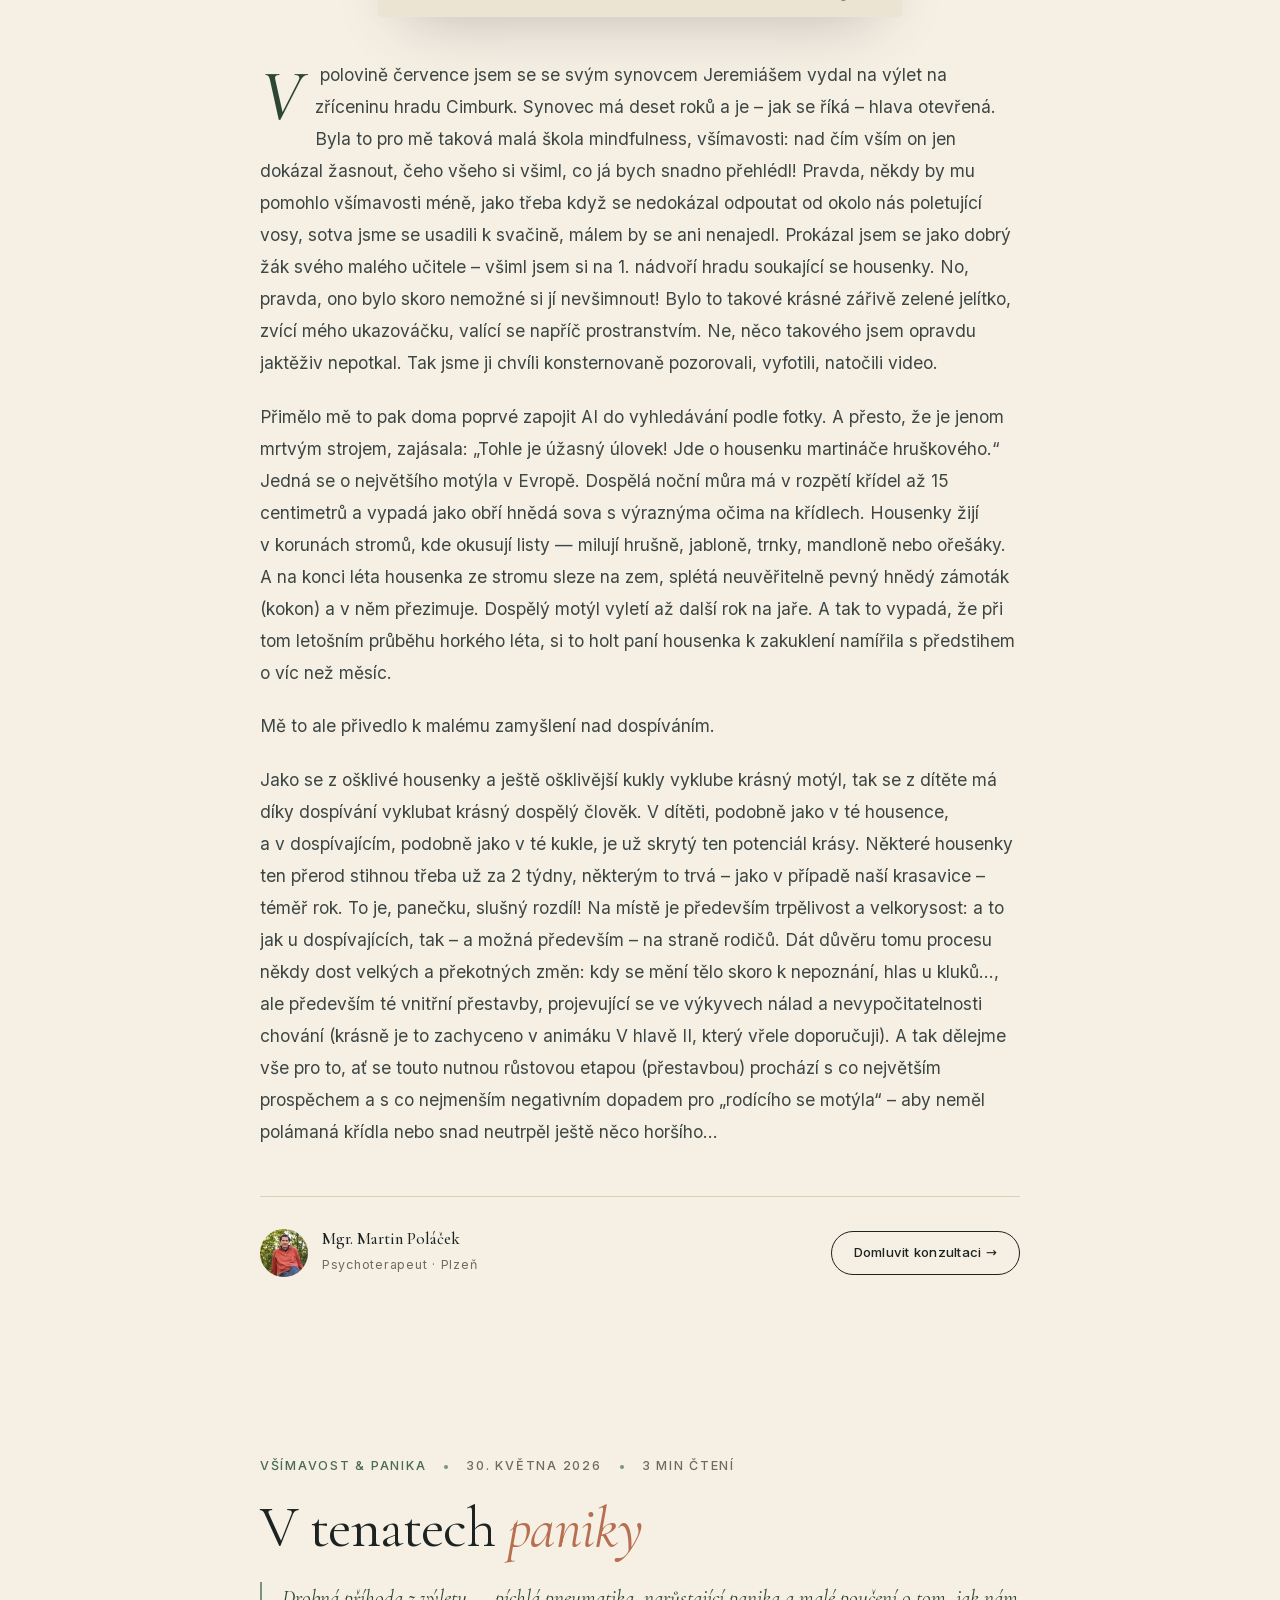
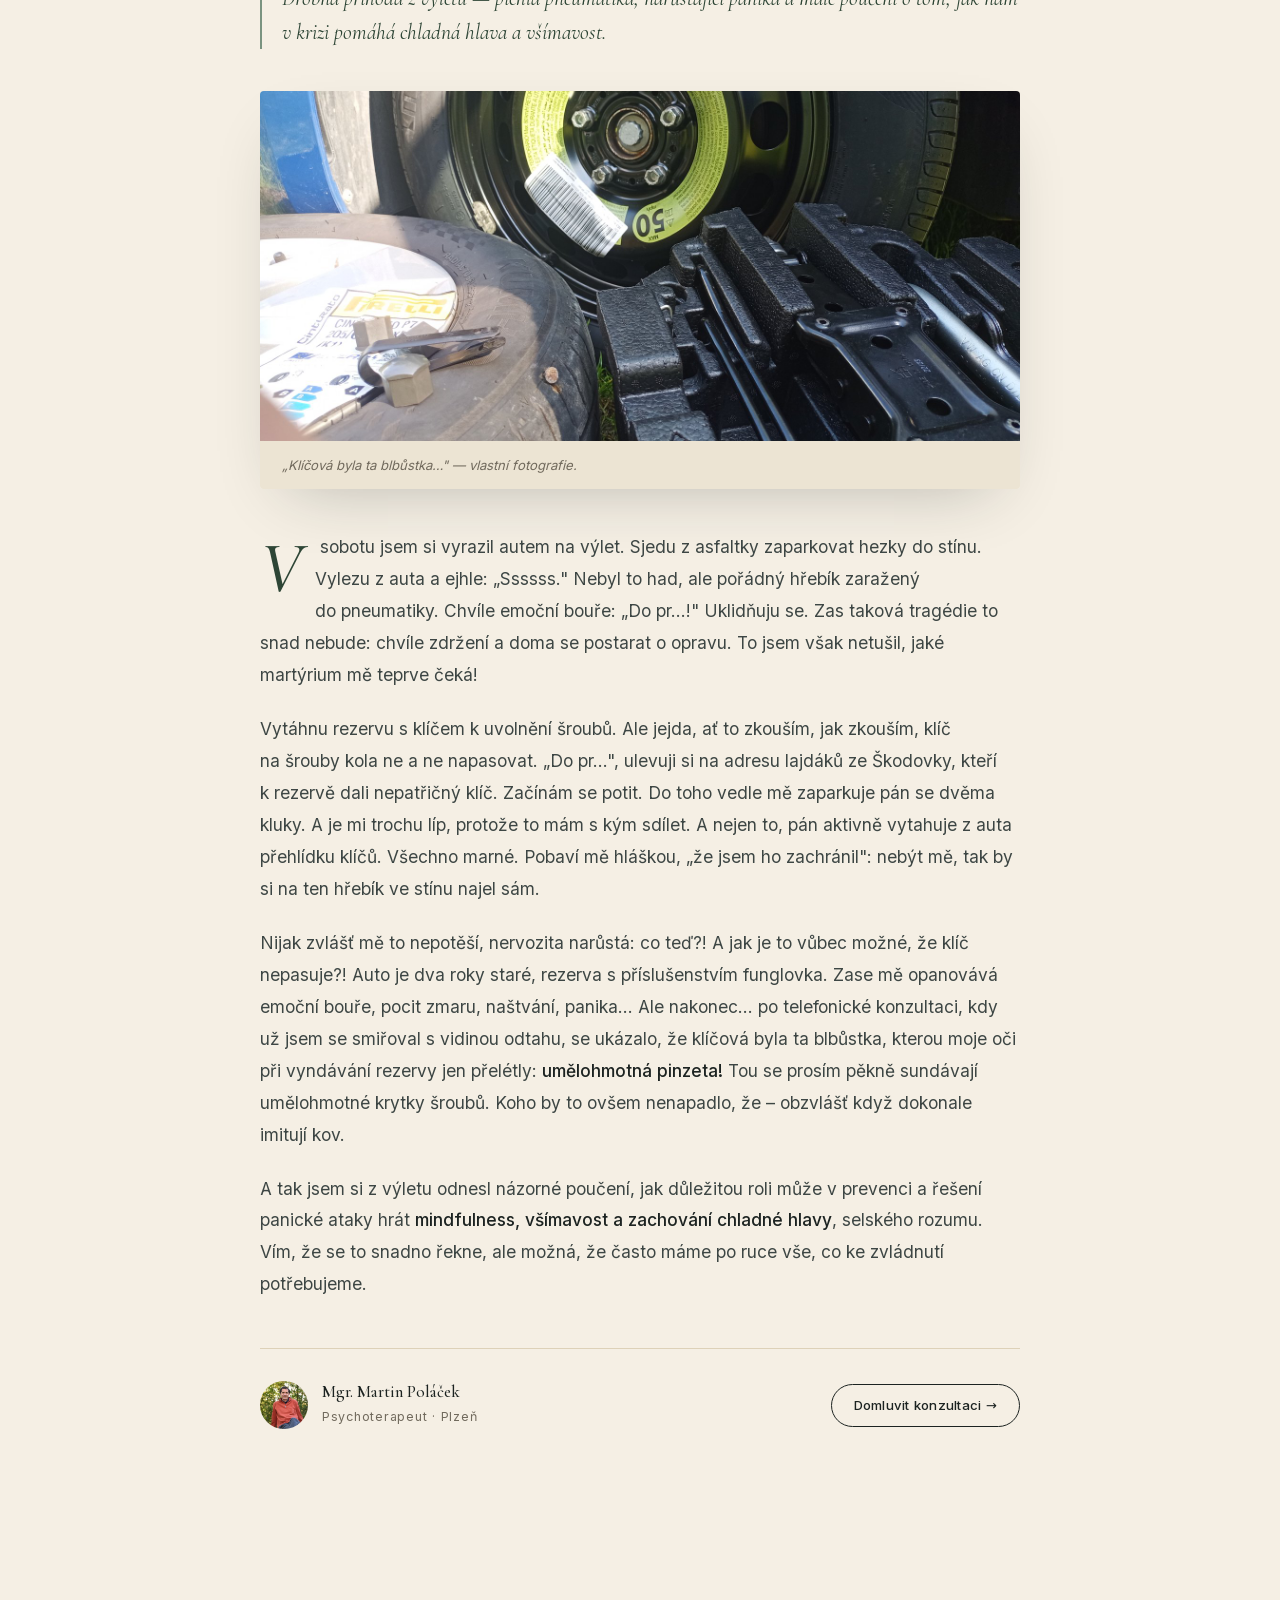
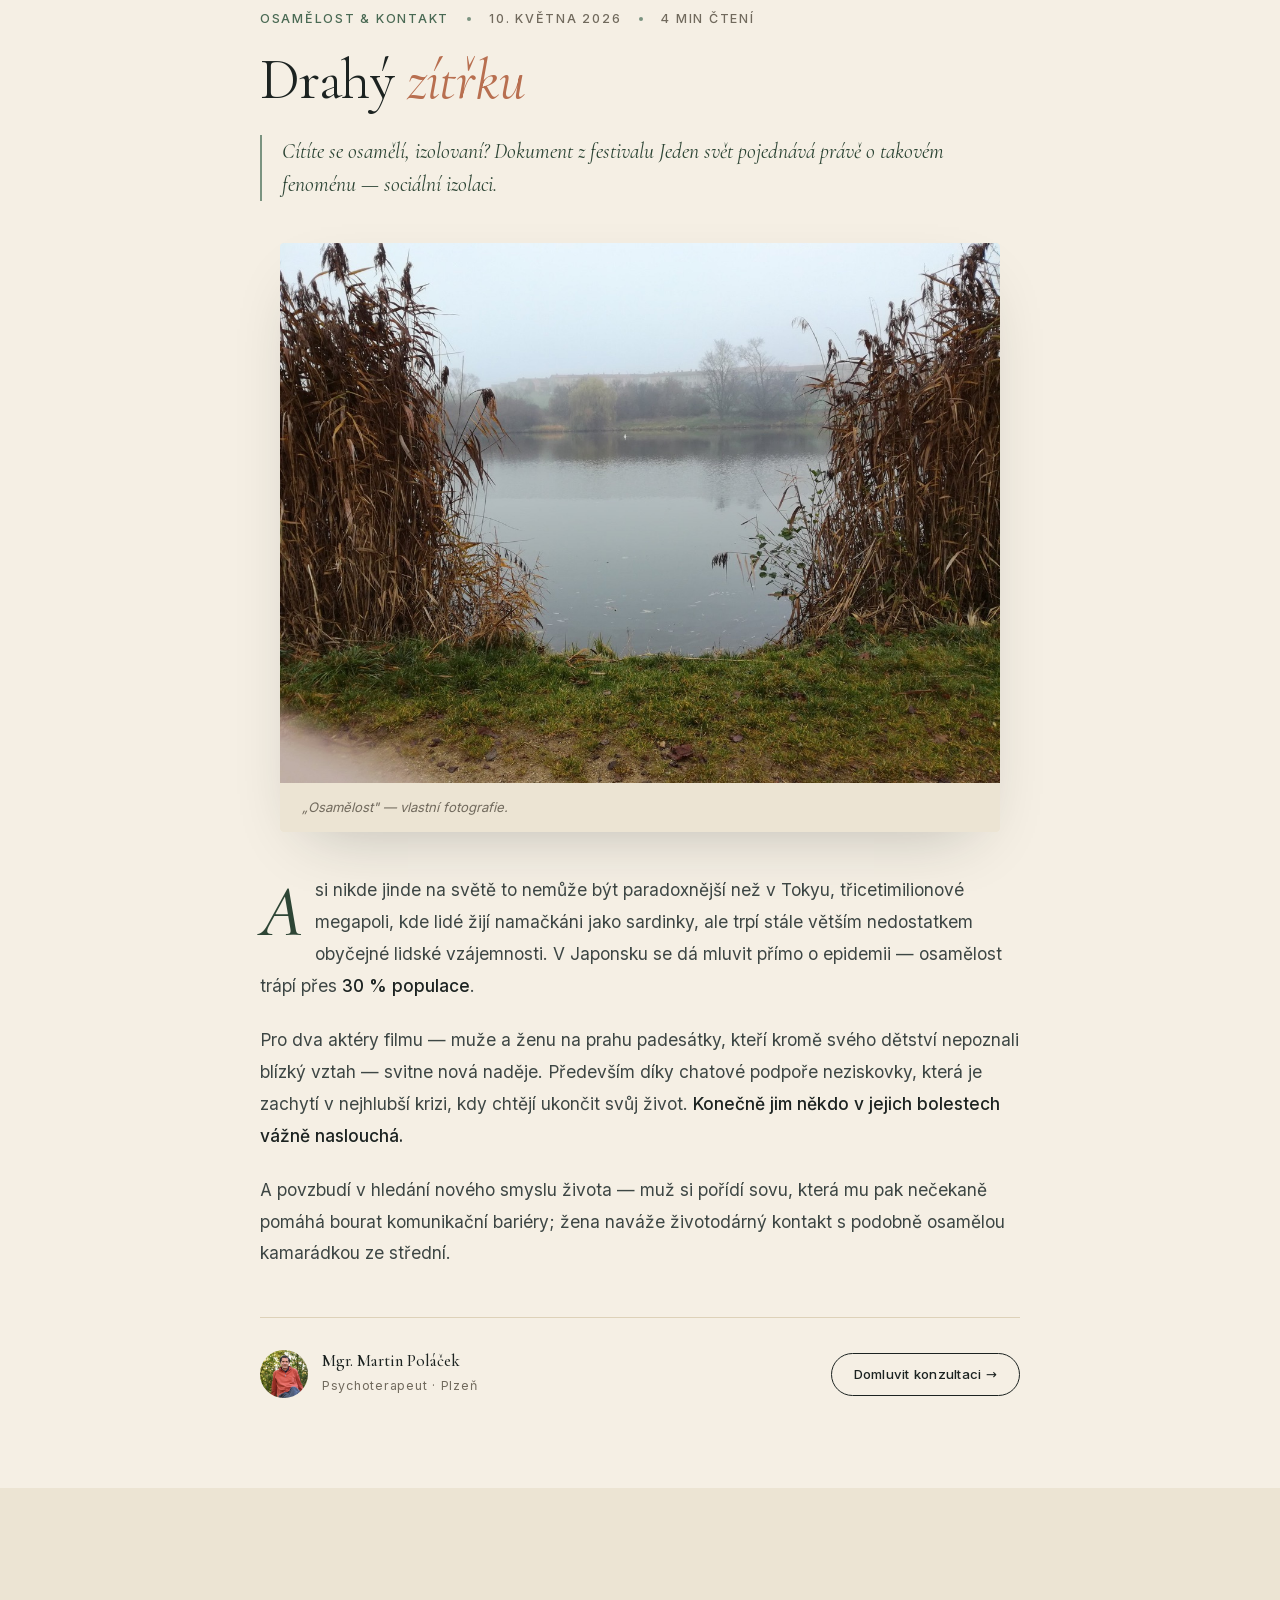
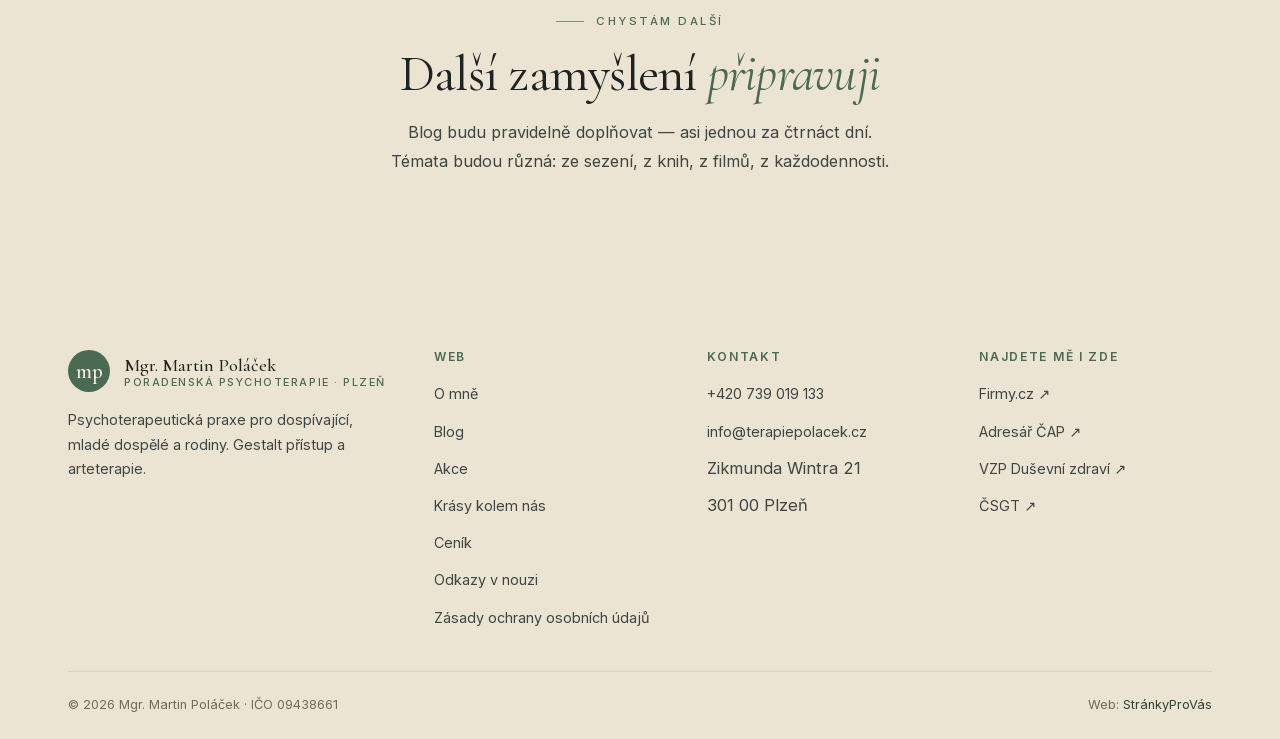
<file: blog.html>
<!DOCTYPE html>
<html lang="cs">
<head>
  <meta charset="utf-8" />
  <meta name="viewport" content="width=device-width, initial-scale=1" />
  <title>Zamyšlení — Blog | Mgr. Martin Poláček, psychoterapie Plzeň</title>
    <link rel="canonical" href="https://terapiepolacek.cz/blog.html">
  <meta name="description" content="Krátká zamyšlení nad tématy, která mě míjejí v praxi i v životě — o osamělosti, vztazích, psychické odolnosti a dalších lidských tématech." />
  <meta name="theme-color" content="#f5efe4" />
  <link rel="stylesheet" href="fonts.css" />
  <link rel="stylesheet" href="styles.css" />

  <style>
    /* ====== BLOG-SPECIFIC ====== */
    .page-hero h1 em{font-style:italic;color:var(--clay)}
    .page-hero .lead{max-width:50ch;margin-top:18px}

    /* Featured article block */
    .article-featured{background:var(--linen);padding:clamp(50px,7vw,90px) 0}
    .article-wrap{max-width:760px;margin:0 auto}
    .article-meta{
      display:flex;align-items:center;gap:18px;
      font-size:.78rem;letter-spacing:.14em;text-transform:uppercase;
      color:var(--muted);margin-bottom:20px;font-weight:500;
    }
    .article-meta .dot{width:4px;height:4px;border-radius:50%;background:var(--sage-400)}
    .article-meta .tag{color:var(--sage-600)}

    .article-title{
      font-family:'Cormorant Garamond',serif;font-weight:400;
      font-size:clamp(2.4rem,5vw,3.6rem);line-height:1.1;
      color:var(--ink);margin-bottom:22px;letter-spacing:-.01em;
    }
    .article-title em{font-style:italic;color:var(--clay)}
    .article-lede{
      font-family:'Cormorant Garamond',serif;font-style:italic;
      font-size:1.35rem;line-height:1.55;color:var(--sage-800);
      margin-bottom:42px;padding-left:20px;border-left:2px solid var(--sage-400);
    }
    .article-img{
      margin:0 auto 42px;
      width:fit-content;max-width:100%;
      border-radius:var(--radius);overflow:hidden;
      box-shadow:0 24px 64px -30px rgba(28,35,33,.3);
    }
    .article-img img{display:block;max-width:100%;max-height:540px;width:auto;height:auto}
    .article-img figcaption{
      padding:14px 22px;font-size:.82rem;color:var(--muted);font-style:italic;
      background:var(--linen-2);line-height:1.55;
    }

    .article-body p{
      font-size:1.08rem;line-height:1.85;color:var(--ink-soft);
      margin-bottom:22px;
    }
    .article-body p:first-of-type::first-letter{
      font-family:'Cormorant Garamond',serif;font-size:4.5rem;
      float:left;line-height:.85;padding-right:12px;padding-top:8px;
      font-weight:500;color:var(--sage-800);font-style:italic;
    }
    .article-body strong{color:var(--ink);font-weight:500}

    .article-foot{
      margin-top:48px;padding-top:32px;border-top:1px solid var(--linen-3);
      display:flex;align-items:center;justify-content:space-between;gap:20px;flex-wrap:wrap;
    }
    .article-author{display:flex;align-items:center;gap:14px}
    .article-author .avatar{
      width:48px;height:48px;border-radius:50%;overflow:hidden;
      background:var(--sage-200);flex-shrink:0;
    }
    .article-author .avatar img{width:100%;height:100%;object-fit:cover}
    .article-author strong{display:block;font-family:'Cormorant Garamond',serif;font-weight:500;font-size:1.05rem;line-height:1.2}
    .article-author small{font-size:.78rem;color:var(--muted);letter-spacing:.06em}

    /* Next articles placeholder */
    #soon{background:var(--linen-2);text-align:center}
    .soon-inner{max-width:620px;margin:0 auto}
    .soon-inner h2{margin-top:14px;margin-bottom:14px}
    .soon-inner p{color:var(--ink-soft);line-height:1.75;font-size:1.02rem}
    .soon-grid{
      display:grid;grid-template-columns:repeat(3,1fr);gap:14px;
      margin-top:42px;
    }
    .soon-card{
      background:var(--linen);padding:28px 24px;border-radius:var(--radius);
      border:1px dashed var(--linen-3);color:var(--muted);
      font-style:italic;font-family:'Cormorant Garamond',serif;font-size:1.1rem;
      display:flex;align-items:center;justify-content:center;min-height:140px;
      text-align:center;line-height:1.4;
    }
    .soon-card small{
      display:block;font-family:'Inter',sans-serif;font-style:normal;
      font-size:.7rem;letter-spacing:.18em;text-transform:uppercase;
      color:var(--sage-600);margin-top:10px;
    }

    @media (max-width:820px){
      .article-img{margin:0 0 32px}
    }
    @media (max-width:600px){
      .soon-grid{grid-template-columns:1fr}
    }
  </style>
</head>
<body>

<div id="progress"></div>

<!-- HEADER -->
<header id="header">
  <div class="wrap">
    <div class="nav">
      <a href="index.html" class="brand" aria-label="Mgr. Martin Poláček">
        <span class="brand-mark">mp</span>
        <span class="brand-text">
          <strong>Mgr. Martin Poláček</strong>
          <small>Poradenská psychoterapie · Plzeň</small>
        </span>
      </a>
      <nav aria-label="Hlavní navigace">
        <ul>
          <li><a href="o-mne.html">O mně</a></li>
          <li><a href="index.html#pomoc">Co nabízím</a></li>
          <li><a href="blog.html" class="active">Blog</a></li>
          <li><a href="akce.html">Akce</a></li>
          <li><a href="index.html#cenik">Ceník</a></li>
          <li><a href="index.html#kontakt">Kontakt</a></li>
        </ul>
      </nav>
      <a href="tel:+420739019133" class="cta-phone">
        <span>+420 739 019 133</span>
      </a>
      <button class="hamburger" id="hamburgerBtn" aria-label="Otevřít menu" aria-expanded="false">
        <span></span><span></span><span></span>
      </button>
    </div>
  </div>
  <div id="mobileMenu" role="navigation">
    <a href="o-mne.html">O mně</a>
    <a href="index.html#pomoc">Co nabízím</a>
    <a href="blog.html">Blog</a>
    <a href="akce.html">Akce</a>
    <a href="krasy-kolem-nas.html">Krásy kolem nás</a>
    <a href="index.html#cenik">Ceník</a>
    <a href="odkazy.html">Odkazy v nouzi</a>
    <a href="index.html#kontakt">Kontakt</a>
    <a href="tel:+420739019133">+420 739 019 133</a>
  </div>
</header>

<!-- PAGE HERO -->
<section class="page-hero">
  <div class="wrap">
    <div data-r>
      <div class="page-crumbs"><a href="index.html">Úvod</a> &nbsp;/&nbsp; Blog</div>
      <div class="eyebrow">Krátká zamyšlení</div>
      <h1 style="margin-top:14px">Zamyšlení <em>nad&nbsp;tím,<br>co potkáváme</em></h1>
      <p class="lead">
        Občas narazím na téma — ve filmu, v&nbsp;knize, v&nbsp;sezení — které
        stojí za&nbsp;to pojmenovat. Tady o&nbsp;nich píšu. Krátce, osobně, bez&nbsp;ambice
        vyřešit svět.
      </p>
    </div>
  </div>
</section>

<!-- FEATURED ARTICLE (nejnovější) -->
<!-- NEJNOVĚJŠÍ ČLÁNEK -->
<section class="article-featured">
  <div class="wrap">
    <article class="article-wrap" data-r>
      <div class="article-meta">
        <span class="tag">Inspirace ze&nbsp;světa rostlin</span>
        <span class="dot"></span>
        <span>říjen 2026</span>
        <span class="dot"></span>
        <span>3 min čtení</span>
      </div>

      <h2 class="article-title">Kokotice <em>aneb o&nbsp;závislosti a&nbsp;vlastních kořenech</em></h2>

      <p class="article-lede">
        Parazitická rostlina, která vypadá jako klubko barevných provázků, se po&nbsp;vyklíčení vzdá vlastních kořenů a&nbsp;napojí se na&nbsp;hostitele. Co se stane, když něco podobného uděláme ve&nbsp;vztahu my — a&nbsp;co je prevencí?
      </p>

      <figure class="article-img">
        <img src="photos/blog/kokotice.jpg" alt="Kokotice evropská obtáčející stonek hostitelské rostliny" />
        <figcaption>Kokotice evropská (Cuscuta europaea). Foto: Robert Flogaus-Faust, Wikimedia Commons, licence CC&nbsp;BY&nbsp;4.0.</figcaption>
      </figure>

      <div class="article-body">
        <p>
          Kokotice (Cuscuta) je rod parazitických rostlin bez chlorofylu, který připomíná spíše klubko žlutých, oranžových nebo červených provázků. Tato rostlina mě zaujala díky pořadu Meteor na&nbsp;Českém rozhlase&nbsp;2.
        </p>

        <p>
          Mladá rostlinka po&nbsp;vyklíčení vytvoří jen jednoduchý, nitkovitý výhonek. Ten se začne pohybovat v&nbsp;malých obloucích a&nbsp;hledá hostitele. Kokotice musí rychle uspět — semeno jí dá do&nbsp;začátku jen omezené zásoby. Pokud včas nenajde vhodnou rostlinu, na&nbsp;kterou se napojí, zahyne. Jakmile se jí to podaří, původní kořínek ztrácí význam. Kokotice se už neobrací k&nbsp;půdě, ale k&nbsp;hostiteli. Obtočí jeho stonek a&nbsp;vytvoří zvláštní přísavné orgány zvané haustoria. Ta pronikají do&nbsp;pletiv hostitelské rostliny a&nbsp;napojují se na&nbsp;její cévní svazky. Právě tudy proudí látky, které hostitel normálně používá pro svůj vlastní růst. Kokotice se na&nbsp;tento proud připojí jako černý pasažér. V&nbsp;češtině se jí kvůli jejímu chování říká také otáčka, otočka nebo užerka. Většina rostlin stojí na&nbsp;vztahu se světlem, půdou, vodou a&nbsp;vzduchem. Kokotice tento vztah zkrátila — místo aby sama budovala celý systém příjmu a&nbsp;výroby živin, využívá rostlinu, která to udělala za&nbsp;ni. Je na&nbsp;hostiteli výživově závislá v&nbsp;naprosto zásadní míře a&nbsp;nemá běžně fungující fotosyntézu.
        </p>

        <p>
          Potud svět rostlin. Mně to připomnělo něco z&nbsp;našeho světa lidí. I&nbsp;nám hrozí, že se upneme na&nbsp;druhého člověka v&nbsp;takové míře, že se na&nbsp;něm staneme naprosto závislí. Tím se ale stane naše existence velmi křehkou — stojí a&nbsp;padá s&nbsp;naším „hostitelem". Podobně jako oné rostlině nám odumřely kořínky, které přinášely vlastní (těžce vydobytou) výživu. Říká se tomu body podpory, zdrojové záležitosti. Už nepěstujeme své koníčky, nekontaktujeme své přátele, nepěstujeme svou originalitu… A&nbsp;co se stane v&nbsp;případě, že nás „hostitel" opustí? Složitá situace — jsme bez kořenů, které by nás vyživovaly, a&nbsp;kmene, který by vytvářel podporu pro další růst.
        </p>

        <p>
          Nebo je to trochu obráceně, a&nbsp;někdo nás začne k&nbsp;sobě připoutávat takovou měrou, že nás na&nbsp;sobě učiní naprosto závislými. Způsob, jakým si nás bude nárokovat, bude vytrhávat jednotlivé kořínky, lístky, které nás poutaly k&nbsp;prostředí a&nbsp;přinášely výživu. Tak se nám může stát to samé, co se občas děje kokotici a&nbsp;hostiteli, kdy — vyčerpaní — zahynou oba.
        </p>

        <p>
          Co je prevencí? Vědci zjistili, že kokotice si dokonce vyměňuje geny se svým hostitelem — probíhá jakýsi vzájemně výhodný obchod. Proč se vzájemně neobohacovat? To je ale možné jedině tehdy, když si každý zachová a&nbsp;rozvíjí své nezávislé zdroje. Pak může taková symbióza opravdu vzkvétat.
        </p>
      </div>

      <div class="article-foot">
        <div class="article-author">
          <div class="avatar"><img src="photos/portrait.jpg" alt="Martin Poláček" /></div>
          <div>
            <strong>Mgr. Martin Poláček</strong>
            <small>Psychoterapeut · Plzeň</small>
          </div>
        </div>
        <a href="index.html#kontakt" class="btn btn-secondary" style="padding:10px 22px;font-size:.82rem">Domluvit konzultaci&nbsp;→</a>
      </div>
    </article>
  </div>
</section>

<section class="article-featured">
  <div class="wrap">
    <article class="article-wrap" data-r>
      <div class="article-meta">
        <span class="tag">Pokora &amp; úhel pohledu</span>
        <span class="dot"></span>
        <span>září 2026</span>
        <span class="dot"></span>
        <span>3 min čtení</span>
      </div>

      <h2 class="article-title">Stromy <em>velikáni</em></h2>

      <p class="article-lede">
        Fotit stromy zespoda, od&nbsp;kořenů — a&nbsp;najednou z&nbsp;nich vyjdou úžasní obři. O&nbsp;tom, jak je úhel pohledu zrádný i&nbsp;poučný, o&nbsp;žalmu o&nbsp;pokoře a&nbsp;o&nbsp;knize, po&nbsp;které začnete stromům říkat bratři.
      </p>

      <figure class="article-img">
        <img src="photos/blog/stromy-velikani.jpg" alt="Vzrostlý strom vyfotografovaný zespoda od kmene — vlastní fotografie k článku Stromy velikáni" />
        <figcaption>Stromy velikáni — vlastní fotografie.</figcaption>
      </figure>

      <div class="article-body">
        <p>
          Zalíbil se mi nápad fotit stromy hezky zespoda při kmeni, od&nbsp;kořenů. Vyjdou tak úžasní obři! A&nbsp;při tom jsem si uvědomil, jak záleží na úhlu pohledu: může být hodně klamavý, zrádný – že mě bude zúzkostňovat, ale taky poučný – že mě povede k&nbsp;pokoře. Možná potřebuji trochu poodstoupit, abych vnímal realistické poměry. Uklidnit se, že to, co přede mnou stojí, není tak mohutné, tak mocné, jak se to jeví. Nebo naopak potřebuji přistoupit blíž, aby mě uchvátila velikost toho, před čím stojím, čemu jsem nablízku.
        </p>

        <p>
          V&nbsp;bibli, v&nbsp;žalmu číslo 131 se píše: „Nemám, Hospodine, domýšlivé srdce ani povýšený pohled. Neženu se za velkými věcmi, za divy, jež nevystihnu…" Tento krátký žalm (má pouze 3 verše) je známý jako píseň o&nbsp;pokoře, důvěře a&nbsp;ztišení duše před Bohem. Vyjadřuje postoj člověka, který netouží po moci ani po věcech, které přesahují lidské možnosti.
        </p>

        <p>
          To neznamená, že by člověk neměl jít za záležitostmi, které ho uvádí v&nbsp;úžas, ba právě naopak. V&nbsp;této souvislosti bych rád upozornil na knihu Petera Wohllebna s&nbsp;názvem Tajný život stromů. Jejím podtitulem je: Co cítí, jak komunikují. Objevování fascinujícího světa. Název i&nbsp;podtitul je více než výmluvný. Člověk nabyde přesvědčení, že stromy jsou nejen živými organismy, ale přímo živými bytostmi. Že spolu komunikují – využívají podhoubí coby jakýsi internet, že jsou vzájemně solidární – posílají si živiny, ale taky propadají konkurenčnímu boji. Člověk se v&nbsp;knize dozví tolik zajímavých podrobností, že si maně zavzpomíná na přátelské Enty z&nbsp;Pána prstenů, obyvatele Fangornského lesa. A&nbsp;uvědomí si, že jsou to skutečně naši bratři, jak je něžně oslovoval svatý František z&nbsp;Assisi, který v&nbsp;přírodě spatřoval odlesk Stvořitelovy velikosti.
        </p>
      </div>

      <div class="article-foot">
        <div class="article-author">
          <div class="avatar"><img src="photos/portrait.jpg" alt="Martin Poláček" /></div>
          <div>
            <strong>Mgr. Martin Poláček</strong>
            <small>Psychoterapeut · Plzeň</small>
          </div>
        </div>
        <a href="index.html#kontakt" class="btn btn-secondary" style="padding:10px 22px;font-size:.82rem">Domluvit konzultaci&nbsp;→</a>
      </div>
    </article>
  </div>
</section>

<section class="article-featured">
  <div class="wrap">
    <article class="article-wrap" data-r>
      <div class="article-meta">
        <span class="tag">Vnitřní dítě &amp; kotva</span>
        <span class="dot"></span>
        <span>srpen 2026</span>
        <span class="dot"></span>
        <span>3 min čtení</span>
      </div>

      <h2 class="article-title"><em>Houpačka</em></h2>

      <p class="article-lede">
        Potulka k&nbsp;hradu Seeberg, jedna „klasická" houpačka na&nbsp;větvi — a&nbsp;vzpomínka na&nbsp;klientku, pro kterou byla houpačka kotvou. O&nbsp;tom, proč stojí za&nbsp;to pečovat o&nbsp;své vnitřní dítě.
      </p>

      <figure class="article-img">
        <img src="photos/blog/houpacka.jpg" alt="Dřevěná houpačka zavěšená na větvi vzrostlého stromu u hradu Seeberg" />
        <figcaption>Houpačka u&nbsp;hradu Seeberg — vlastní fotografie.</figcaption>
      </figure>

      <div class="article-body">
        <p>
          Při své potulce k&nbsp;hradu Seeberg, kousek od Františkových lázní (romantické místo – vřele doporučuji), jsem potkal houpačku. Takovou tu „klasickou", kterou si velmi dobře pamatujeme my starší ročníky ze svého dětství. Byl-li na zahradě, u&nbsp;domu, vzrostlý strom, musela z&nbsp;jeho větve viset taková houpačka! Samozřejmě jsem se pohoupal. Předtím jsem se ale pořádně rozhlédl, přece jenom už mám svých 55…
        </p>

        <p>
          A&nbsp;zavzpomínal jsem na jednu svou klientku, se kterou jsme při terapii houpačku využívali. Tedy ne tu fyzickou, ale imaginární: bylo to jediné místo z&nbsp;jejího dětství, kde jí bylo dobře, které měla, paradoxně, spojené s&nbsp;bezpečím. A&nbsp;tak jsme se při probírání se traumatickými zážitky vraceli na houpačku. Říká se tomu kotva. Kotvili jsme, aby se uklidnila, zase získala rovnováhu, a&nbsp;mohli jsme pokračovat.
        </p>

        <p>
          Taky mi sdělovala, že si začíná houpačku užívat, když ji někde v&nbsp;přírodě potká. Prostě houpačka má své kouzlo. Možná že nám připomíná i&nbsp;něco staršího a&nbsp;hlubšího – houpání v&nbsp;kočárku, v&nbsp;náručí naší maminky?
        </p>

        <p>
          V&nbsp;časopise Psychologie dnes, v&nbsp;prosinci 2022, vyšel inspirativní článek s&nbsp;názvem „Pečovat o&nbsp;vnitřní dítě". Autor představuje techniku, která nás má zklidnit ve chvílích psychické nepohody – kdy se postaráme o&nbsp;své nitro jako maminka o&nbsp;své dítě. Prostě ji napodobíme v&nbsp;tom, když si vezme rozrušené dítě do náručí, kolébá ho, hladí, případně položí hojivě ruku na bolavé místo, a&nbsp;slovně utěšuje, aby se dítě zklidnilo. Ať už takhle či vyřáděním se na houpačce – každopádně stojí za to, pečovat o&nbsp;své vnitřní dítě.
        </p>
      </div>

      <div class="article-foot">
        <div class="article-author">
          <div class="avatar"><img src="photos/portrait.jpg" alt="Martin Poláček" /></div>
          <div>
            <strong>Mgr. Martin Poláček</strong>
            <small>Psychoterapeut · Plzeň</small>
          </div>
        </div>
        <a href="index.html#kontakt" class="btn btn-secondary" style="padding:10px 22px;font-size:.82rem">Domluvit konzultaci&nbsp;→</a>
      </div>
    </article>
  </div>
</section>

<section class="article-featured">
  <div class="wrap">
    <article class="article-wrap" data-r>
      <div class="article-meta">
        <span class="tag">Vnímání &amp; gestalt</span>
        <span class="dot"></span>
        <span>srpen 2026</span>
        <span class="dot"></span>
        <span>4 min čtení</span>
      </div>

      <h2 class="article-title">Nohy nebo <em>amfora?</em></h2>

      <p class="article-lede">
        Výlet do Konstantinových&nbsp;Lázní, jedna hříčka se&nbsp;zrakem — a&nbsp;přes gestalt terapii k&nbsp;zamyšlení nad&nbsp;tím, jak nás formuje náš kontext a&nbsp;proč si tvar nakonec můžeme dát i&nbsp;sami.
      </p>

      <figure class="article-img">
        <img src="photos/blog/nohy-nebo-amfora.jpg" alt="Turistovy nohy na mechem porostlé skále — negativní prostor mezi nimi připomíná amforu (vlastní fotografie k článku Nohy nebo amfora)" />
        <figcaption>Amfora, nebo turistovy nohy? Záleží, na&nbsp;co se&nbsp;zadíváte — vlastní fotografie.</figcaption>
      </figure>

      <div class="article-body">
        <p>
          Výlet do Konstantinových Lázní mně poskytl příležitost k&nbsp;připomenutí si pojmu, který si zakladatel psychoterapeutického přístupu – ve kterém jsem vyškolen – Fritz Perls vzal do štítu: gestalt (gestalt terapie).
        </p>

        <p>
          Když se podíváte na úvodní fotku: Co vidíte? Amforu, vázu? Nebo turistovy nohy líně svěšené na skále porostlé mechem? Řeknete si: „Šálí mě zrak, nebo schopnost správně vnímat?“ Záleží, na co se soustředíme (co vystupuje do popředí): buď na figuru (prostor ohraničený nohama), nebo na pozadí (nohy a&nbsp;okolí) rámující figuru. S&nbsp;takovými hrátkami se zabývali němečtí autoři tvarové psychologie (tzv. Gestaltpsychologie). Německý pojem gestalt se do češtiny překládá jako tvar, forma, struktura nebo celistvý útvar. Vyjadřuje základní myšlenku, že celek je více než pouhý souhrn jeho částí – lidská mysl vnímá věci jako uspořádané celky, nikoliv jen jako izolované dílčí kousky. Když se dívám na obraz, nevidím jen jednotlivé tečky barvy, ale rovnou celý výjev (s&nbsp;tím si vyhrával malířský směr impresionismus a&nbsp;do dokonalosti to přivedli pointilisté – otcové moderní tiskařiny). Tak funguje naše vnímání: mozek si neúplné tvary automaticky doplňuje a&nbsp;organizuje je do smysluplných vzorců.
        </p>

        <p>
          V&nbsp;tomto duchu gestalt terapie vnímá člověka jako nedílný celek – propojení emocí, těla, myšlenek a&nbsp;okolí. K&nbsp;tomu okolí (to je to pozadí k&nbsp;figuře) patří veškerý kontext života konkrétního člověka: jeho sociální prostředí, ale i&nbsp;historie jeho života, kultura, i&nbsp;transgenerační záležitosti, to, co jsme dostali do vínku od našich předků. To vše dává našemu životu, prožívání v&nbsp;přítomnosti tvar.
        </p>

        <p>
          Ale nezoufejme: náš kontext není prostě jakousi fatální formičkou, která nám dá nezměnitelný tvar. Je pro nás, pravda, důležité, abychom si zvědomili, co a&nbsp;jak nás dosud formovalo (případně de-formovalo). A&nbsp;dobrá zpráva je, že s&nbsp;patřičnou podporou můžeme sami sobě dávat tvar, pro který se, tentokrát svobodně, rozhodneme.
        </p>
      </div>

      <div class="article-foot">
        <div class="article-author">
          <div class="avatar"><img src="photos/portrait.jpg" alt="Martin Poláček" /></div>
          <div>
            <strong>Mgr. Martin Poláček</strong>
            <small>Psychoterapeut · Plzeň</small>
          </div>
        </div>
        <a href="index.html#kontakt" class="btn btn-secondary" style="padding:10px 22px;font-size:.82rem">Domluvit konzultaci&nbsp;→</a>
      </div>
    </article>
  </div>
</section>

<section class="article-featured">
  <div class="wrap">
    <article class="article-wrap" data-r>
      <div class="article-meta">
        <span class="tag">Dospívání &amp; mindfulness</span>
        <span class="dot"></span>
        <span>červenec 2026</span>
        <span class="dot"></span>
        <span>4 min čtení</span>
      </div>

      <h2 class="article-title">Housenka na&nbsp;Cimburku <em>aneb mindfulness v&nbsp;akci</em></h2>

      <p class="article-lede">
        Výlet se&nbsp;synovcem na&nbsp;zříceninu Cimburk, obří zelená housenka na&nbsp;nádvoří — a&nbsp;malé zamyšlení nad&nbsp;tím, že&nbsp;dospívání je proměna, která chce hlavně čas a&nbsp;trpělivost.
      </p>

      <figure class="article-img">
        <img src="photos/blog/housenka.jpg" alt="Housenka martináče hruškového na nádvoří hradu Cimburk — vlastní fotografie k článku" />
        <figcaption>Housenka martináče hruškového na&nbsp;1.&nbsp;nádvoří Cimburku — vlastní fotografie.</figcaption>
      </figure>

      <div class="article-body">
        <p>
          V polovině července jsem se se svým synovcem Jeremiášem vydal na výlet na zříceninu hradu Cimburk. Synovec má deset roků a&nbsp;je – jak se říká – hlava otevřená. Byla to pro mě taková malá škola mindfulness, všímavosti: nad čím vším on jen dokázal žasnout, čeho všeho si všiml, co já bych snadno přehlédl! Pravda, někdy by mu pomohlo všímavosti méně, jako třeba když se nedokázal odpoutat od okolo nás poletující vosy, sotva jsme se usadili k svačině, málem by se ani nenajedl. Prokázal jsem se jako dobrý žák svého malého učitele – všiml jsem si na 1. nádvoří hradu soukající se housenky. No, pravda, ono bylo skoro nemožné si jí nevšimnout! Bylo to takové krásné zářivě zelené jelítko, zvící mého ukazováčku, valící se napříč prostranstvím. Ne, něco takového jsem opravdu jaktěživ nepotkal. Tak jsme ji chvíli konsternovaně pozorovali, vyfotili, natočili video.
        </p>

        <p>
          Přimělo mě to pak doma poprvé zapojit AI do vyhledávání podle fotky. A&nbsp;přesto, že je jenom mrtvým strojem, zajásala: „Tohle je úžasný úlovek! Jde o&nbsp;housenku martináče hruškového.“ Jedná se o&nbsp;největšího motýla v Evropě. Dospělá noční můra má v&nbsp;rozpětí křídel až 15 centimetrů a&nbsp;vypadá jako obří hnědá sova s&nbsp;výraznýma očima na křídlech. Housenky žijí v&nbsp;korunách stromů, kde okusují listy — milují hrušně, jabloně, trnky, mandloně nebo ořešáky. A&nbsp;na konci léta housenka ze stromu sleze na zem, splétá neuvěřitelně pevný hnědý zámoták (kokon) a&nbsp;v&nbsp;něm přezimuje. Dospělý motýl vyletí až další rok na jaře. A&nbsp;tak to vypadá, že při tom letošním průběhu horkého léta, si to holt paní housenka k zakuklení namířila s předstihem o&nbsp;víc než měsíc.
        </p>

        <p>
          Mě to ale přivedlo k malému zamyšlení nad dospíváním.
        </p>

        <p>
          Jako se z&nbsp;ošklivé housenky a&nbsp;ještě ošklivější kukly vyklube krásný motýl, tak se z dítěte má díky dospívání vyklubat krásný dospělý člověk. V dítěti, podobně jako v té housence, a&nbsp;v dospívajícím, podobně jako v té kukle, je už skrytý ten potenciál krásy. Některé housenky ten přerod stihnou třeba už za 2 týdny, některým to trvá – jako v případě naší krasavice – téměř rok. To je, panečku, slušný rozdíl! Na místě je především trpělivost a&nbsp;velkorysost: a&nbsp;to jak u&nbsp;dospívajících, tak – a&nbsp;možná především – na straně rodičů. Dát důvěru tomu procesu někdy dost velkých a&nbsp;překotných změn: kdy se mění tělo skoro k nepoznání, hlas u&nbsp;kluků…, ale především té vnitřní přestavby, projevující se ve výkyvech nálad a&nbsp;nevypočitatelnosti chování (krásně je to zachyceno v animáku V hlavě II, který vřele doporučuji). A&nbsp;tak dělejme vše pro to, ať se touto nutnou růstovou etapou (přestavbou) prochází s co největším prospěchem a&nbsp;s co nejmenším negativním dopadem pro „rodícího se  motýla“ – aby neměl polámaná křídla nebo snad neutrpěl ještě něco horšího…
        </p>

      </div>

      <div class="article-foot">
        <div class="article-author">
          <div class="avatar"><img src="photos/portrait.jpg" alt="Martin Poláček" /></div>
          <div>
            <strong>Mgr. Martin Poláček</strong>
            <small>Psychoterapeut · Plzeň</small>
          </div>
        </div>
        <a href="index.html#kontakt" class="btn btn-secondary" style="padding:10px 22px;font-size:.82rem">Domluvit konzultaci&nbsp;→</a>
      </div>
    </article>
  </div>
</section>

<section class="article-featured">
  <div class="wrap">
    <article class="article-wrap" data-r>
      <div class="article-meta">
        <span class="tag">Všímavost &amp; panika</span>
        <span class="dot"></span>
        <span>30. května 2026</span>
        <span class="dot"></span>
        <span>3 min čtení</span>
      </div>

      <h2 class="article-title">V tenatech <em>paniky</em></h2>

      <p class="article-lede">
        Drobná příhoda z&nbsp;výletu — píchlá pneumatika, narůstající panika
        a&nbsp;malé poučení o&nbsp;tom, jak nám v&nbsp;krizi pomáhá chladná hlava
        a&nbsp;všímavost.
      </p>

      <figure class="article-img">
        <img src="photos/blog/v-tenatech-paniky.jpg" alt="Rezerva a nářadí — vlastní fotografie k článku V tenatech paniky" />
        <figcaption>„Klíčová byla ta blbůstka…" — vlastní fotografie.</figcaption>
      </figure>

      <div class="article-body">
        <p>
          V&nbsp;sobotu jsem si vyrazil autem na&nbsp;výlet. Sjedu z&nbsp;asfaltky
          zaparkovat hezky do&nbsp;stínu. Vylezu z&nbsp;auta a&nbsp;ejhle:
          „Ssssss." Nebyl to had, ale pořádný hřebík zaražený do&nbsp;pneumatiky.
          Chvíle emoční bouře: „Do&nbsp;pr…!" Uklidňuju se. Zas taková tragédie
          to snad nebude: chvíle zdržení a&nbsp;doma se postarat o&nbsp;opravu.
          To jsem však netušil, jaké martýrium mě teprve čeká!
        </p>

        <p>
          Vytáhnu rezervu s&nbsp;klíčem k&nbsp;uvolnění šroubů. Ale jejda, ať to
          zkouším, jak zkouším, klíč na&nbsp;šrouby kola ne a&nbsp;ne napasovat.
          „Do&nbsp;pr…", ulevuji si na&nbsp;adresu lajdáků ze&nbsp;Škodovky, kteří
          k&nbsp;rezervě dali nepatřičný klíč. Začínám se potit. Do&nbsp;toho vedle
          mě zaparkuje pán se dvěma kluky. A&nbsp;je mi trochu líp, protože to mám
          s&nbsp;kým sdílet. A&nbsp;nejen to, pán aktivně vytahuje z&nbsp;auta
          přehlídku klíčů. Všechno marné. Pobaví mě hláškou, „že jsem ho zachránil":
          nebýt mě, tak by si na&nbsp;ten hřebík ve&nbsp;stínu najel sám.
        </p>

        <p>
          Nijak zvlášť mě to nepotěší, nervozita narůstá: co teď?! A&nbsp;jak je to
          vůbec možné, že klíč nepasuje?! Auto je dva roky staré, rezerva
          s&nbsp;příslušenstvím funglovka. Zase mě opanovává emoční bouře, pocit
          zmaru, naštvání, panika… Ale nakonec… po&nbsp;telefonické konzultaci, kdy
          už jsem se smiřoval s&nbsp;vidinou odtahu, se ukázalo, že klíčová byla ta
          blbůstka, kterou moje oči při&nbsp;vyndávání rezervy jen přelétly:
          <strong>umělohmotná pinzeta!</strong> Tou se prosím pěkně sundávají
          umělohmotné krytky šroubů. Koho by to ovšem nenapadlo, že&nbsp;– obzvlášť
          když dokonale imitují kov.
        </p>

        <p>
          A&nbsp;tak jsem si z&nbsp;výletu odnesl názorné poučení, jak důležitou
          roli může v&nbsp;prevenci a&nbsp;řešení panické ataky hrát
          <strong>mindfulness, všímavost a&nbsp;zachování chladné hlavy</strong>,
          selského rozumu. Vím, že se to snadno řekne, ale možná, že často máme
          po&nbsp;ruce vše, co ke&nbsp;zvládnutí potřebujeme.
        </p>
      </div>

      <div class="article-foot">
        <div class="article-author">
          <div class="avatar"><img src="photos/portrait.jpg" alt="Martin Poláček" /></div>
          <div>
            <strong>Mgr. Martin Poláček</strong>
            <small>Psychoterapeut · Plzeň</small>
          </div>
        </div>
        <a href="index.html#kontakt" class="btn btn-secondary" style="padding:10px 22px;font-size:.82rem">Domluvit konzultaci&nbsp;→</a>
      </div>
    </article>
  </div>
</section>

<!-- STARŠÍ ČLÁNEK -->
<section class="article-featured">
  <div class="wrap">
    <article class="article-wrap" data-r>
      <div class="article-meta">
        <span class="tag">Osamělost &amp; kontakt</span>
        <span class="dot"></span>
        <span>10. května 2026</span>
        <span class="dot"></span>
        <span>4 min čtení</span>
      </div>

      <h2 class="article-title">Drahý <em>zítřku</em></h2>

      <p class="article-lede">
        Cítíte se osamělí, izolovaní? Dokument z&nbsp;festivalu Jeden svět pojednává
        právě o takovém fenoménu — sociální izolaci.
      </p>

      <figure class="article-img">
        <img src="photos/blog/osamelost.jpg" alt="Osamělost — vlastní fotografie k článku Drahý zítřku" />
        <figcaption>„Osamělost" — vlastní fotografie.</figcaption>
      </figure>

      <div class="article-body">
        <p>
          Asi nikde jinde na&nbsp;světě to nemůže být paradoxnější než
          v&nbsp;Tokyu, třicetimilionové megapoli, kde lidé žijí namačkáni jako
          sardinky, ale trpí stále větším nedostatkem obyčejné lidské vzájemnosti.
          V&nbsp;Japonsku se dá mluvit přímo o&nbsp;epidemii — osamělost trápí
          přes <strong>30&nbsp;% populace</strong>.
        </p>

        <p>
          Pro dva aktéry filmu — muže a&nbsp;ženu na prahu padesátky, kteří kromě
          svého dětství nepoznali blízký vztah — svitne nová naděje. Především
          díky chatové podpoře neziskovky, která je zachytí v&nbsp;nejhlubší
          krizi, kdy chtějí ukončit svůj život. <strong>Konečně jim někdo
          v&nbsp;jejich bolestech vážně naslouchá.</strong>
        </p>

        <p>
          A povzbudí v&nbsp;hledání nového smyslu života — muž si pořídí sovu,
          která mu pak nečekaně pomáhá bourat komunikační bariéry; žena naváže
          životodárný kontakt s&nbsp;podobně osamělou kamarádkou ze&nbsp;střední.
        </p>
      </div>

      <div class="article-foot">
        <div class="article-author">
          <div class="avatar"><img src="photos/portrait.jpg" alt="Martin Poláček" /></div>
          <div>
            <strong>Mgr. Martin Poláček</strong>
            <small>Psychoterapeut · Plzeň</small>
          </div>
        </div>
        <a href="index.html#kontakt" class="btn btn-secondary" style="padding:10px 22px;font-size:.82rem">Domluvit konzultaci&nbsp;→</a>
      </div>
    </article>
  </div>
</section>

<!-- COMING SOON -->
<section id="soon">
  <div class="wrap soon-inner" data-r>
    <div class="eyebrow eyebrow--center">Chystám další</div>
    <h2>Další zamyšlení <em>připravuji</em></h2>
    <p>
      Blog budu pravidelně doplňovat — asi&nbsp;jednou za&nbsp;čtrnáct dní.
      Témata budou různá: ze sezení, z&nbsp;knih, z&nbsp;filmů, z&nbsp;každodennosti.
    </p>
  </div>
</section>

<!-- FOOTER -->
<footer>
  <div class="wrap">
    <div class="foot-grid">
      <div class="foot-brand">
        <a href="index.html" class="brand">
          <span class="brand-mark">mp</span>
          <span class="brand-text">
            <strong>Mgr. Martin Poláček</strong>
            <small>Poradenská psychoterapie · Plzeň</small>
          </span>
        </a>
        <p>Psychoterapeutická praxe pro dospívající, mladé dospělé&nbsp;a rodiny. Gestalt&nbsp;přístup a arteterapie.</p>
      </div>
      <div class="foot-col">
        <h4>Web</h4>
        <ul>
          <li><a href="o-mne.html">O mně</a></li>
          <li><a href="blog.html">Blog</a></li>
          <li><a href="akce.html">Akce</a></li>
          <li><a href="krasy-kolem-nas.html">Krásy kolem nás</a></li>
          <li><a href="cenik/">Ceník</a></li>
          <li><a href="odkazy.html">Odkazy v&nbsp;nouzi</a></li>
          <li><a href="zasady-ochrany-osobnich-udaju.html">Zásady ochrany osobních údajů</a></li>
        </ul>
      </div>
      <div class="foot-col">
        <h4>Kontakt</h4>
        <ul>
          <li><a href="tel:+420739019133">+420 739 019 133</a></li>
          <li><a href="mailto:info@terapiepolacek.cz">info@terapiepolacek.cz</a></li>
          <li>Zikmunda Wintra 21</li>
          <li>301 00 Plzeň</li>
        </ul>
      </div>
      <div class="foot-col">
        <h4>Najdete mě i&nbsp;zde</h4>
        <ul>
          <li><a href="https://www.firmy.cz/detail/13888345-mgr-martin-polacek-psychoterapie-plzen-jizni-predmesti.html" target="_blank" rel="noopener">Firmy.cz&nbsp;↗</a></li>
          <li><a href="https://czap.cz/adresar" target="_blank" rel="noopener">Adresář ČAP&nbsp;↗</a></li>
          <li><a href="https://dusevnizdravi.vzp.cz/seznam-terapeutu/" target="_blank" rel="noopener">VZP Duševní zdraví&nbsp;↗</a></li>
          <li><a href="https://csgt.cz/terapeuti-plzensky-kraj/" target="_blank" rel="noopener">ČSGT&nbsp;↗</a></li>
        </ul>
      </div>
    </div>
    <div class="foot-bottom">
      <span>© 2026 Mgr. Martin Poláček · IČO 09438661</span>
      <span>Web: <a href="https://strankyprovas.cz" target="_blank" rel="noopener">StránkyProVás</a></span>
    </div>
  </div>
</footer>

<script>
  const progress=document.getElementById('progress');
  const header=document.getElementById('header');
  window.addEventListener('scroll',()=>{const pct=(window.scrollY/Math.max(1,document.body.scrollHeight-window.innerHeight))*100;progress.style.width=pct+'%';header.classList.toggle('scrolled',window.scrollY>10)});
  const btn=document.getElementById('hamburgerBtn'),menu=document.getElementById('mobileMenu');
  btn.addEventListener('click',()=>{const open=menu.classList.toggle('open');btn.classList.toggle('open',open);btn.setAttribute('aria-expanded',open)});
  menu.querySelectorAll('a').forEach(a=>a.addEventListener('click',()=>{menu.classList.remove('open');btn.classList.remove('open');btn.setAttribute('aria-expanded','false')}));
  const io=new IntersectionObserver(e=>{e.forEach(x=>{if(x.isIntersecting){x.target.classList.add('in');io.unobserve(x.target)}})},{threshold:.12,rootMargin:'0px 0px -40px 0px'});
  document.querySelectorAll('[data-r]').forEach(el=>io.observe(el));
</script>

</body>
</html>
</file>
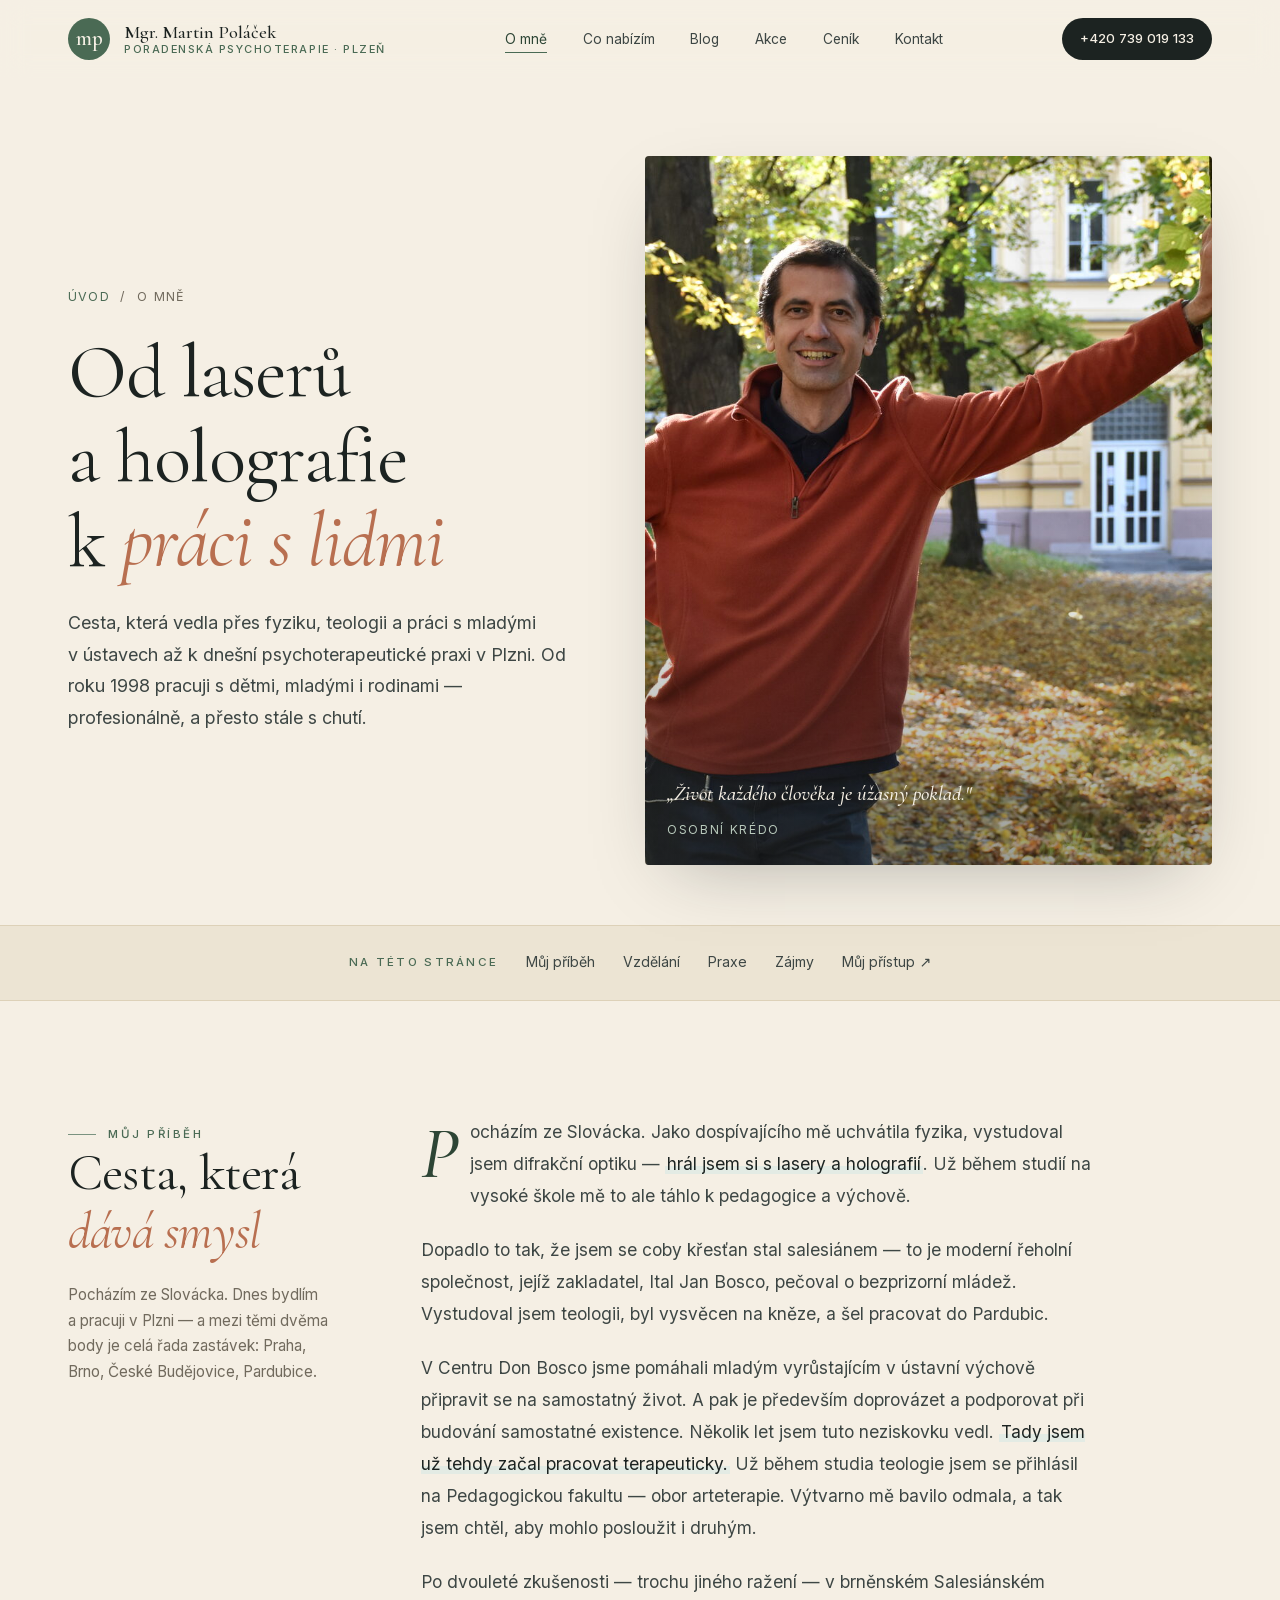
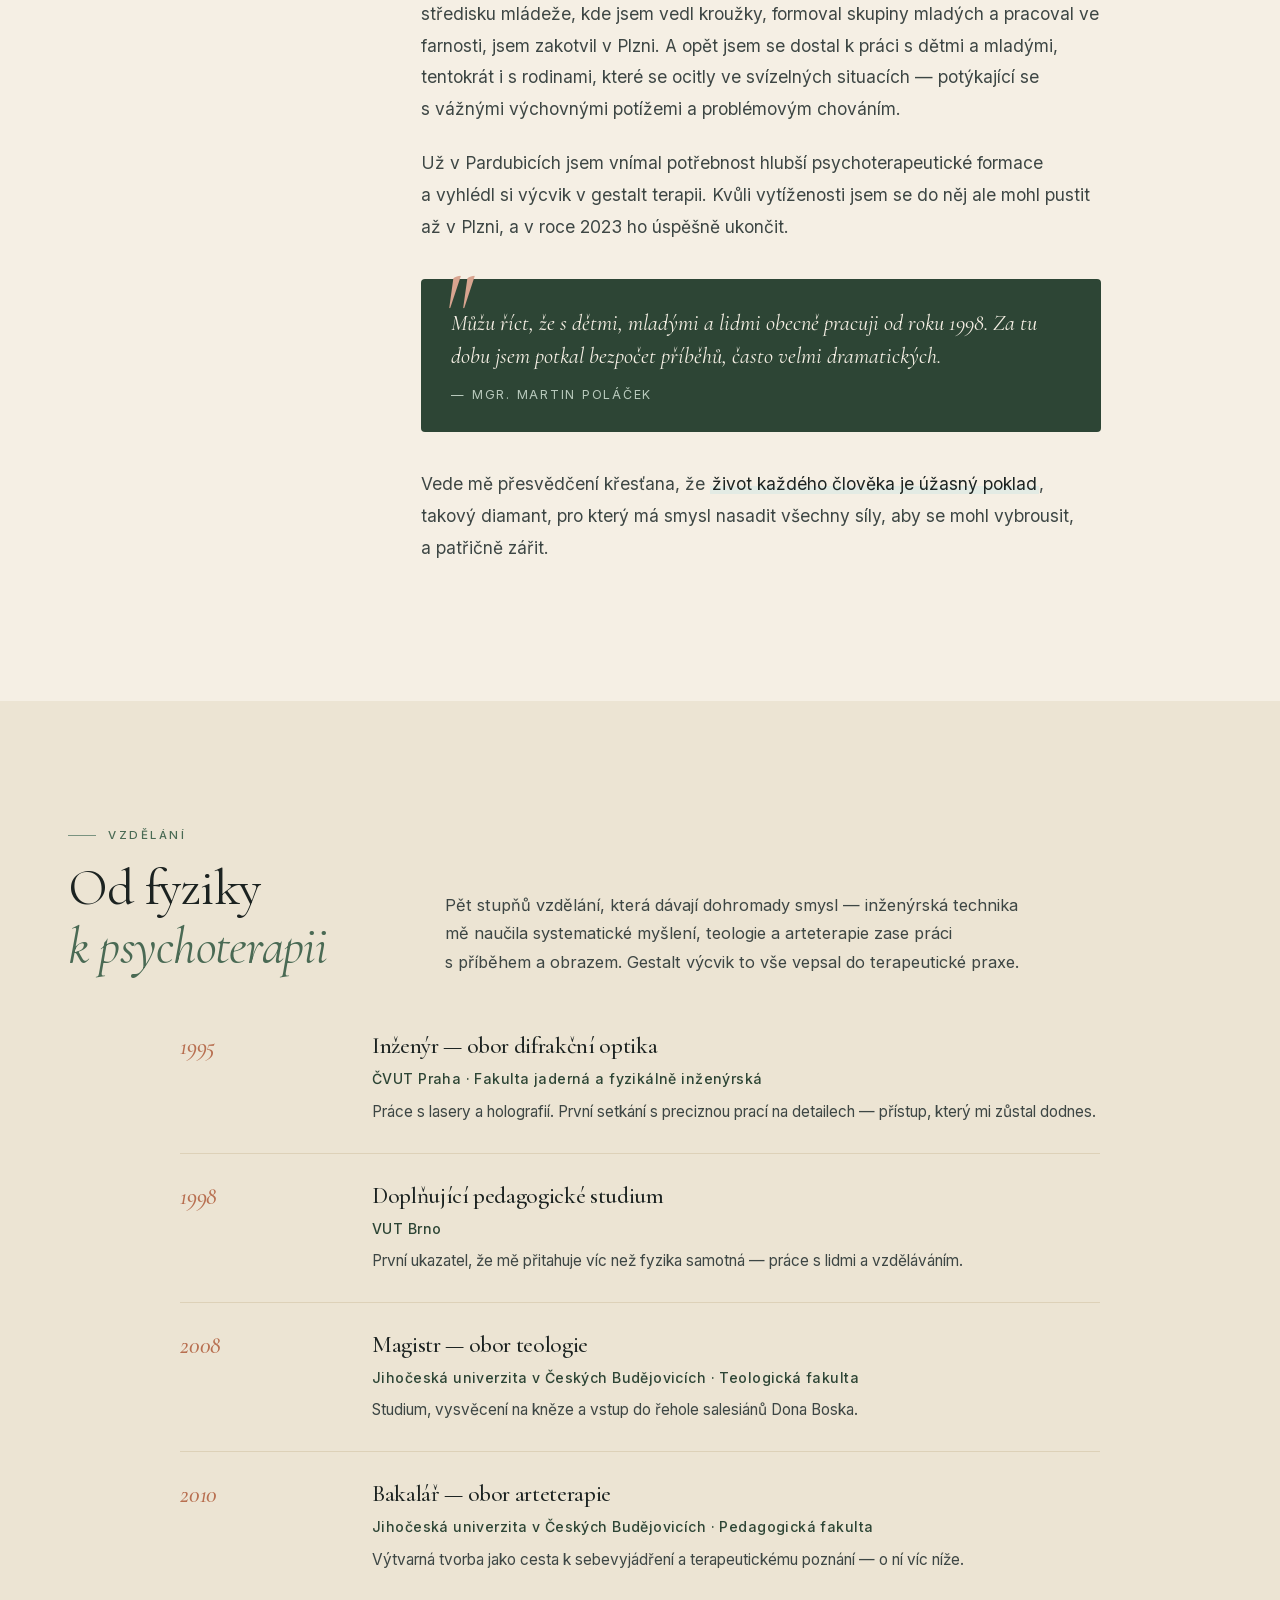
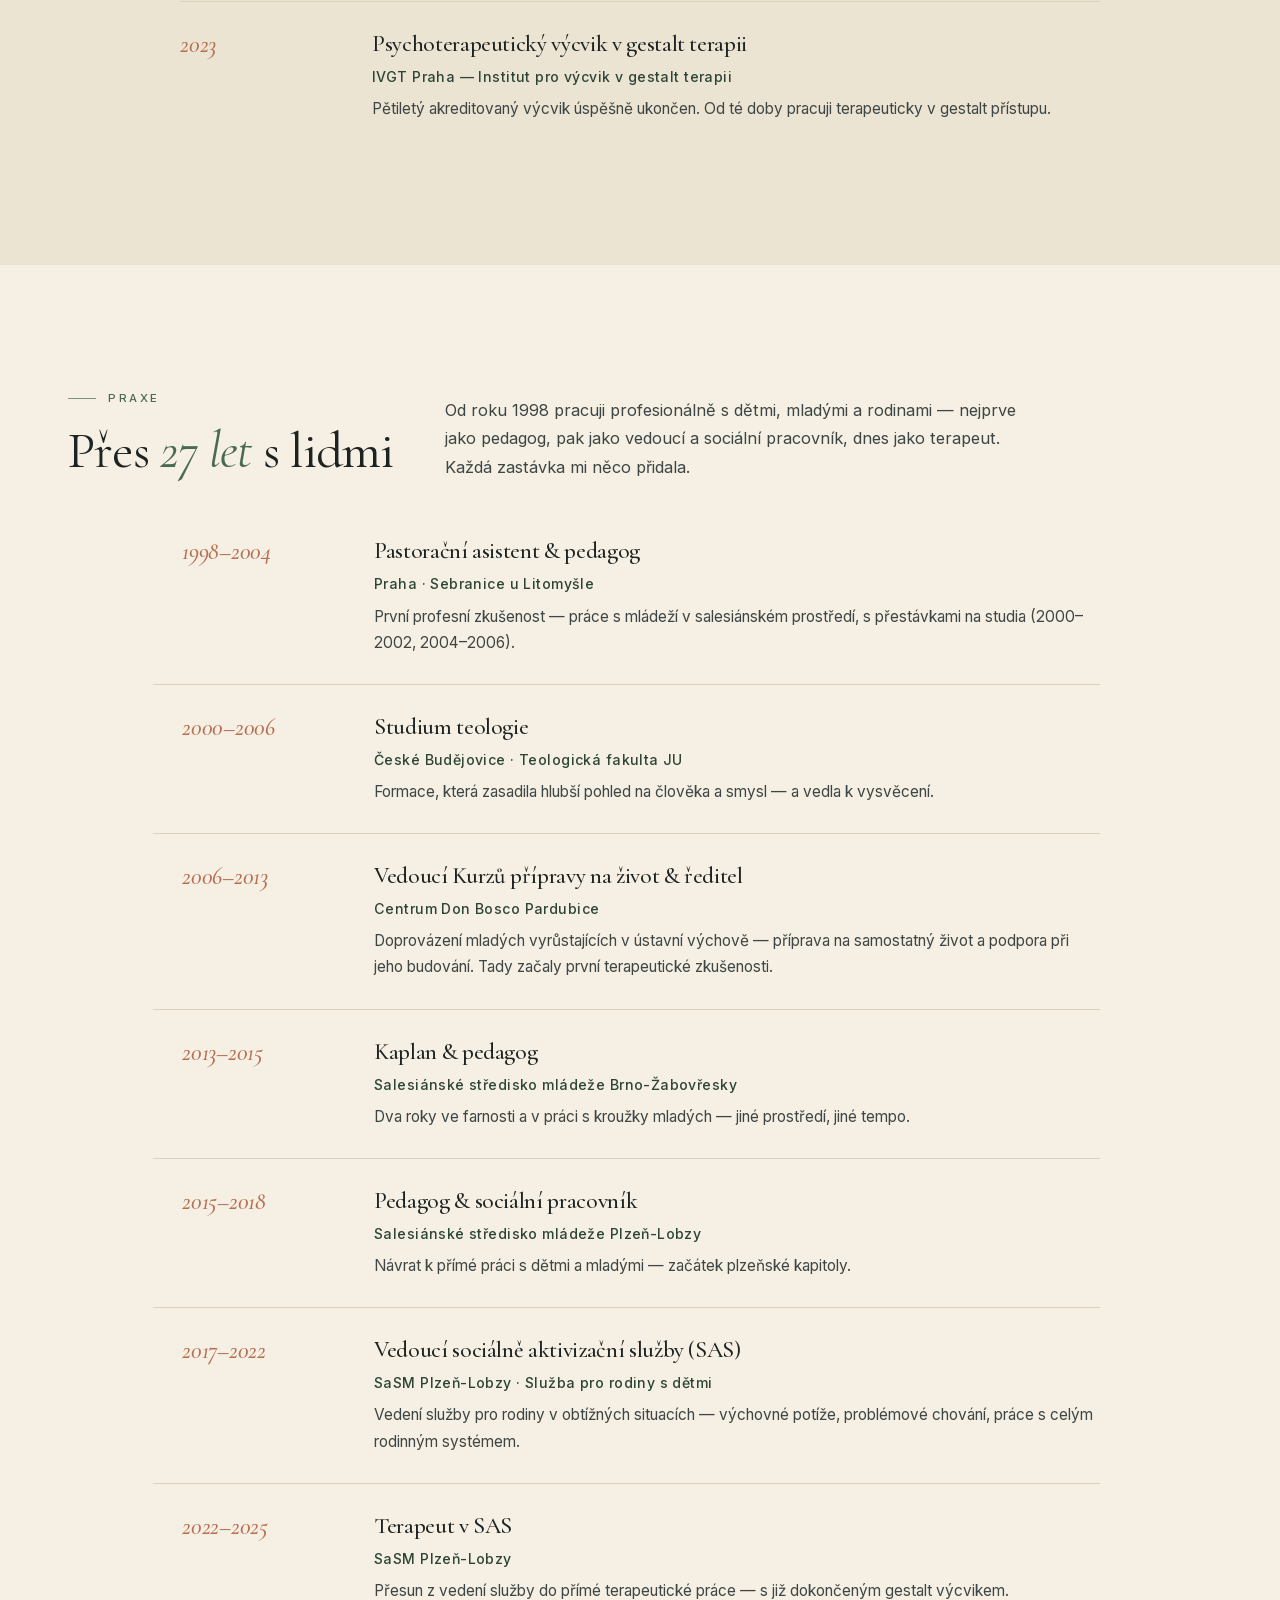
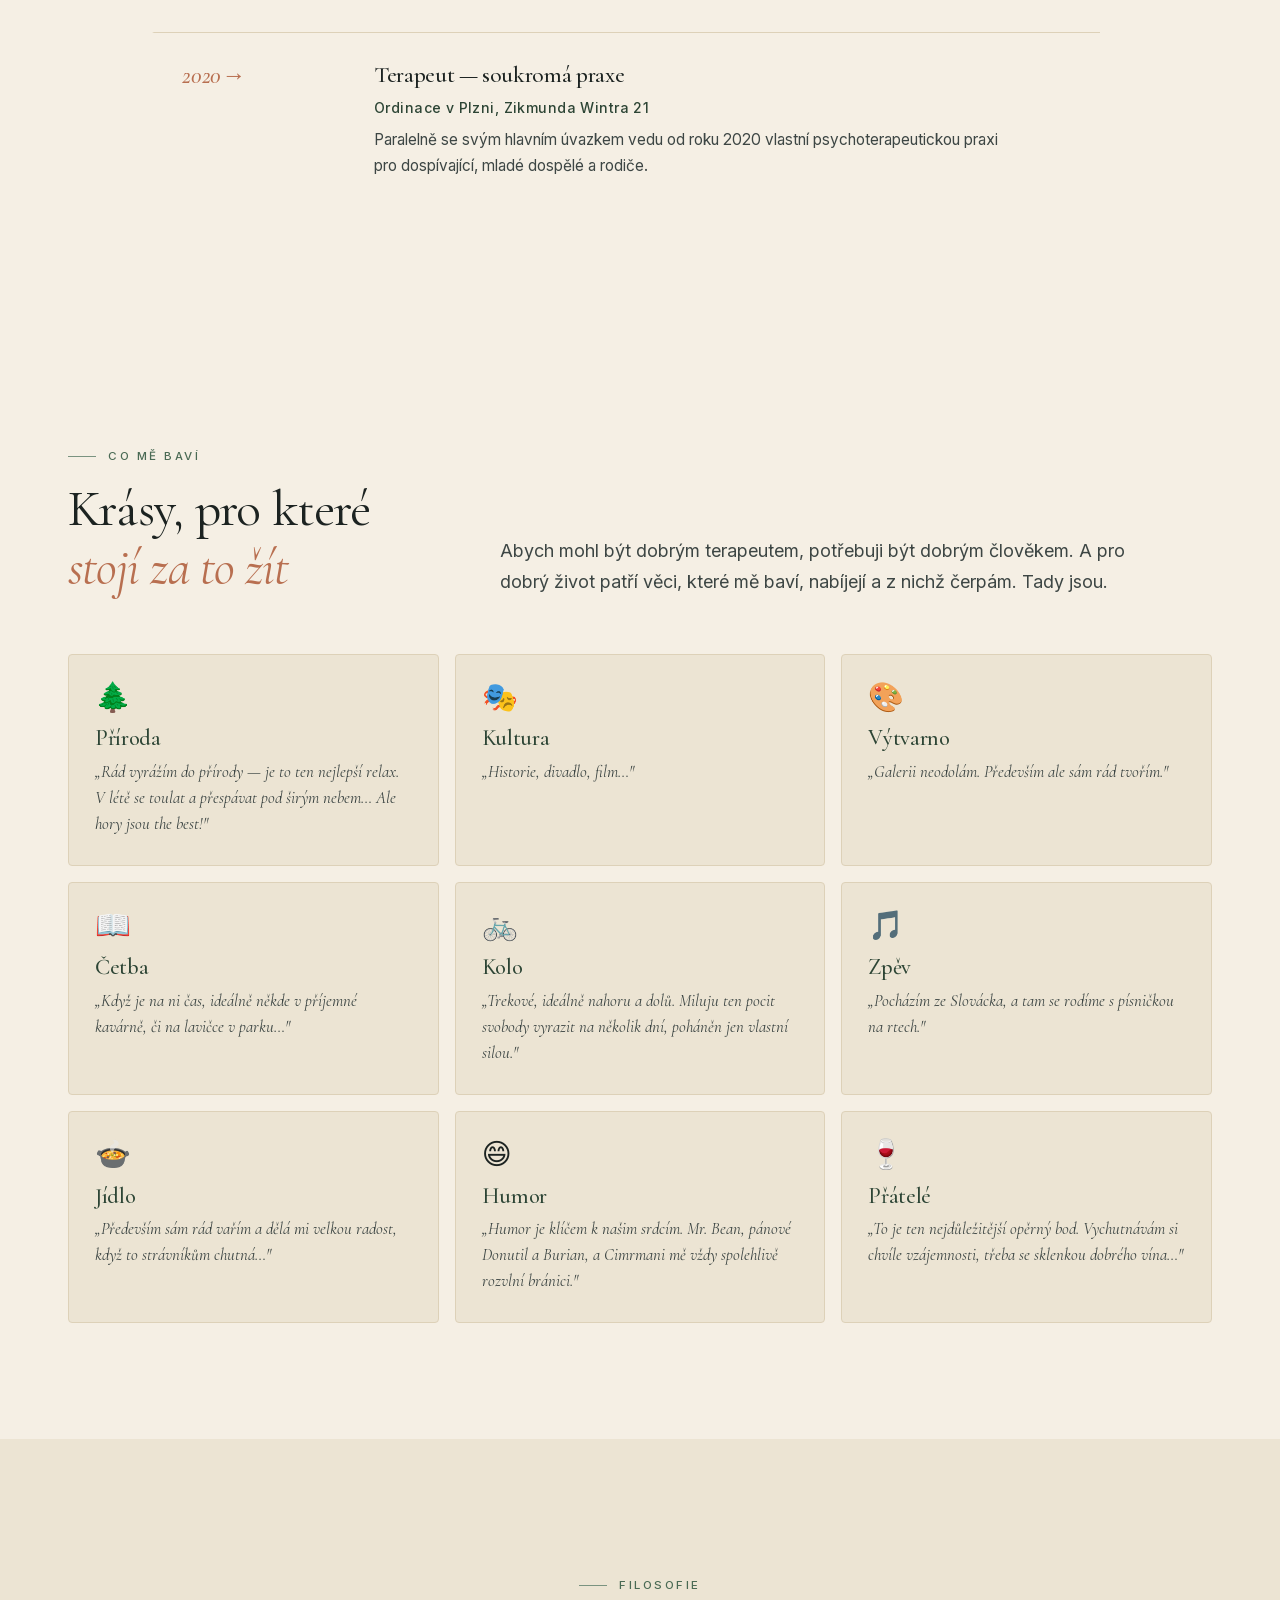
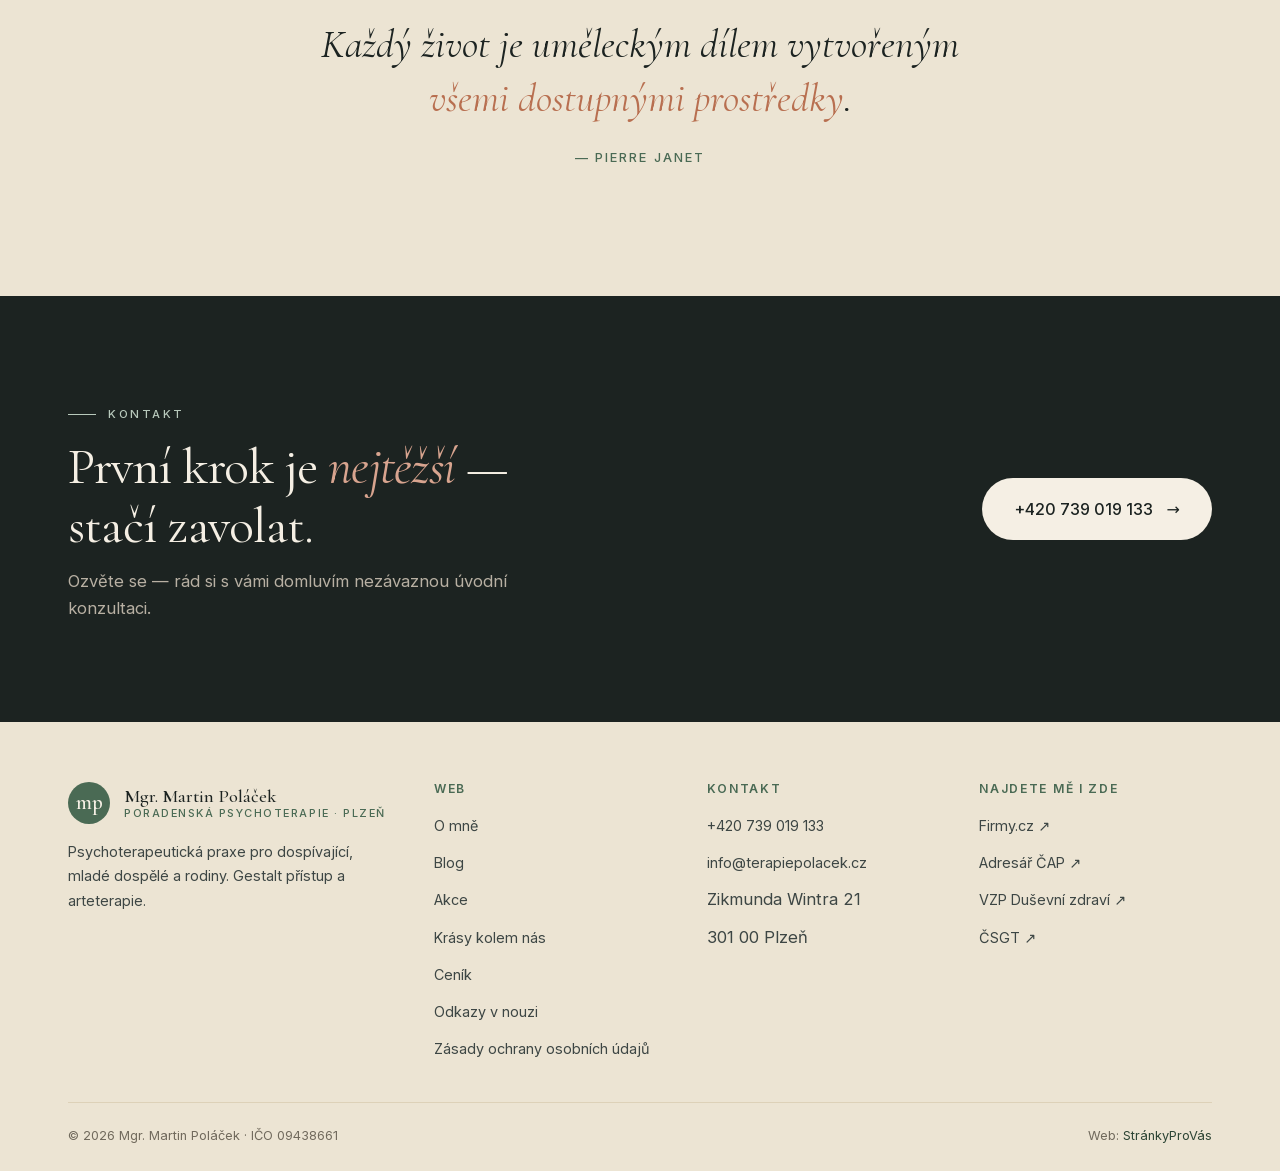
<file: o-mne.html>
<!DOCTYPE html>
<html lang="cs">
<head>
  <meta charset="utf-8" />
  <meta name="viewport" content="width=device-width, initial-scale=1" />
  <title>O mně — Mgr. Martin Poláček | psychoterapie Plzeň</title>
    <link rel="canonical" href="https://terapiepolacek.cz/o-mne.html">
  <meta name="description" content="Cesta od fyziky přes teologii k psychoterapii. Vzdělání, praxe od roku 1998, gestalt výcvik, arteterapie, zájmy a osobní filosofie." />
  <meta name="theme-color" content="#f5efe4" />
  <link rel="stylesheet" href="fonts.css" />

  <style>
    /* ======= TOKENS (matches index.html) ======= */
    :root {
      --linen:#f5efe4;--linen-2:#ece4d3;--linen-3:#ddd1b8;
      --sage-50:#e3ebe4;--sage-200:#b8c9bc;--sage-400:#7a9380;
      --sage-600:#4a6a54;--sage-800:#2d4535;
      --ink:#1c2321;--ink-soft:#3d4644;--muted:#716a5d;
      --clay:#b86f50;--clay-soft:#d8a48f;
      --max:1240px;--gutter:clamp(20px,4vw,48px);--radius:4px;
    }
    *,*::before,*::after{box-sizing:border-box;margin:0;padding:0}
    html{scroll-behavior:smooth;-webkit-text-size-adjust:100%}
    body{font-family:'Inter',system-ui,-apple-system,sans-serif;font-weight:400;background:var(--linen);color:var(--ink);line-height:1.65;font-size:16.5px;-webkit-font-smoothing:antialiased;overflow-x:hidden}
    img{display:block;max-width:100%;height:auto}
    a{color:inherit;text-decoration:none}
    ul{list-style:none}
    button{font:inherit;background:none;border:none;cursor:pointer;color:inherit}
    h1,h2,h3,h4{font-family:'Cormorant Garamond','Iowan Old Style',Georgia,serif;font-weight:400;line-height:1.15;color:var(--ink);letter-spacing:-.015em}
    h1{font-size:clamp(2.7rem,6.2vw,4.8rem);line-height:1.1}
    h2{font-size:clamp(2rem,4.4vw,3.2rem)}
    h3{font-size:clamp(1.35rem,2.2vw,1.7rem);font-weight:500}
    h4{font-size:1.1rem;font-weight:500}
    em,.italic{font-style:italic;color:var(--sage-600)}
    .eyebrow{display:inline-flex;align-items:center;gap:12px;font-family:'Inter',sans-serif;font-size:.72rem;font-weight:500;letter-spacing:.22em;text-transform:uppercase;color:var(--sage-600)}
    .eyebrow::before{content:"";display:block;width:28px;height:1px;background:var(--sage-400)}
    .eyebrow--center{justify-content:center}
    .eyebrow--light{color:var(--sage-200)}
    .eyebrow--light::before{background:var(--sage-200)}
    .lead{font-size:1.12rem;color:var(--ink-soft);line-height:1.75;max-width:58ch}
    .wrap{max-width:var(--max);margin:0 auto;padding:0 var(--gutter)}
    section{padding:clamp(68px,9vw,130px) 0}

    #progress{position:fixed;top:0;left:0;height:2px;width:0;background:var(--sage-600);z-index:9999;transition:width .1s linear}

    header{position:sticky;top:0;z-index:100;background:rgba(245,239,228,.88);backdrop-filter:blur(14px) saturate(140%);-webkit-backdrop-filter:blur(14px) saturate(140%);border-bottom:1px solid transparent;transition:border-color .3s}
    header.scrolled{border-color:rgba(74,106,84,.15)}
    .nav{display:flex;align-items:center;justify-content:space-between;height:78px}
    .brand{display:flex;align-items:center;gap:14px}
    .brand-mark{width:42px;height:42px;border-radius:50%;background:var(--sage-600);color:var(--linen);display:flex;align-items:center;justify-content:center;font-family:'Cormorant Garamond',serif;font-size:1.35rem;font-weight:500}
    .brand-text{display:flex;flex-direction:column;line-height:1.15}
    .brand-text strong{font-family:'Cormorant Garamond',serif;font-weight:500;font-size:1.15rem;color:var(--ink)}
    .brand-text small{font-size:.68rem;letter-spacing:.14em;text-transform:uppercase;color:var(--sage-600);font-weight:500}
    nav ul{display:flex;align-items:center;gap:clamp(18px,2.8vw,38px)}
    nav a{font-size:.86rem;font-weight:400;color:var(--ink-soft);position:relative;padding:4px 0;transition:color .2s}
    nav a::after{content:"";position:absolute;bottom:-2px;left:0;right:0;height:1px;background:var(--sage-600);transform:scaleX(0);transform-origin:right;transition:transform .35s ease}
    nav a:hover,nav a.active{color:var(--sage-800)}
    nav a:hover::after,nav a.active::after{transform:scaleX(1);transform-origin:left}
    .cta-phone{display:inline-flex;align-items:center;gap:8px;padding:10px 18px;font-size:.82rem;font-weight:500;background:var(--ink);color:var(--linen);border-radius:999px;transition:background .25s}
    .cta-phone:hover{background:var(--sage-800)}
    .hamburger{display:none;width:32px;height:32px;flex-direction:column;gap:5px;justify-content:center;align-items:center}
    .hamburger span{display:block;width:22px;height:1.3px;background:var(--ink);transition:transform .3s,opacity .3s}
    .hamburger.open span:nth-child(1){transform:translateY(6px) rotate(45deg)}
    .hamburger.open span:nth-child(2){opacity:0}
    .hamburger.open span:nth-child(3){transform:translateY(-6px) rotate(-45deg)}
    #mobileMenu{display:none;flex-direction:column;gap:2px;padding:12px var(--gutter) 24px;background:rgba(245,239,228,.98);border-top:1px solid var(--linen-3)}
    #mobileMenu.open{display:flex}
    #mobileMenu a{padding:12px 4px;font-size:.98rem;border-bottom:1px solid var(--linen-2)}

    .btn{display:inline-flex;align-items:center;gap:10px;padding:14px 26px;font-size:.88rem;font-weight:500;letter-spacing:.02em;border-radius:999px;transition:all .25s;cursor:pointer;border:1px solid transparent}
    .btn-primary{background:var(--sage-800);color:var(--linen)}
    .btn-primary:hover{background:var(--ink);transform:translateY(-1px)}
    .btn-secondary{background:transparent;color:var(--ink);border-color:var(--ink)}
    .btn-secondary:hover{background:var(--ink);color:var(--linen)}
    .btn-arrow{transition:transform .3s}
    .btn:hover .btn-arrow{transform:translateX(3px)}

    /* ========================================================= */
    /* PAGE HERO                                                  */
    /* ========================================================= */
    #page-hero{padding:clamp(40px,6vw,80px) 0 clamp(40px,5vw,60px)}
    .phero-grid{display:grid;grid-template-columns:.95fr 1.05fr;gap:clamp(32px,5vw,76px);align-items:center}
    .phero-crumbs{font-size:.78rem;letter-spacing:.1em;text-transform:uppercase;color:var(--muted);margin-bottom:22px}
    .phero-crumbs a{color:var(--sage-600);border-bottom:1px solid transparent;transition:border-color .2s}
    .phero-crumbs a:hover{border-color:var(--sage-600)}
    .phero-title{margin-bottom:24px}
    .phero-title em{font-style:italic;color:var(--clay)}
    .phero-lead{font-size:1.12rem;color:var(--ink-soft);line-height:1.75;max-width:50ch}
    .phero-photo{position:relative;aspect-ratio:4/5;border-radius:var(--radius);overflow:hidden;box-shadow:0 24px 72px -30px rgba(28,35,33,.35)}
    .phero-photo img{width:100%;height:100%;object-fit:cover}
    .phero-photo::after{content:"";position:absolute;inset:0;background:linear-gradient(180deg,transparent 50%,rgba(28,35,33,.45));pointer-events:none}
    .phero-caption{position:absolute;bottom:22px;left:22px;right:22px;color:var(--linen);z-index:2}
    .phero-caption strong{display:block;font-family:'Cormorant Garamond',serif;font-style:italic;font-size:1.3rem;font-weight:500;margin-bottom:4px}
    .phero-caption span{font-size:.75rem;letter-spacing:.14em;text-transform:uppercase;color:var(--sage-200)}

    /* ========================================================= */
    /* TABLE OF CONTENTS                                          */
    /* ========================================================= */
    #toc{
      background:var(--linen-2);
      padding:24px 0;
      border-top:1px solid var(--linen-3);
      border-bottom:1px solid var(--linen-3);
    }
    .toc-inner{display:flex;gap:28px;flex-wrap:wrap;align-items:center;justify-content:center}
    .toc-label{font-size:.72rem;letter-spacing:.2em;text-transform:uppercase;color:var(--sage-600);font-weight:500}
    .toc-inner a{font-size:.88rem;color:var(--ink-soft);border-bottom:1px solid transparent;transition:all .2s;padding-bottom:2px}
    .toc-inner a:hover{color:var(--sage-800);border-color:var(--sage-400)}

    /* ========================================================= */
    /* BIOGRAPHY                                                  */
    /* ========================================================= */
    #pribeh{background:var(--linen)}
    .bio-grid{display:grid;grid-template-columns:.35fr 1fr;gap:clamp(40px,6vw,96px);align-items:start}
    .bio-sidebar{position:sticky;top:140px}
    .bio-sidebar h2{margin-bottom:20px}
    .bio-sidebar h2 em{color:var(--clay);font-style:italic}
    .bio-sidebar p{color:var(--muted);font-size:.95rem;line-height:1.7}
    .bio-content{max-width:68ch}
    .bio-content p{color:var(--ink-soft);font-size:1.08rem;line-height:1.85;margin-bottom:22px}
    .bio-content .dropcap::first-letter{
      font-family:'Cormorant Garamond',serif;font-size:4.5rem;font-weight:500;
      float:left;line-height:.85;padding-right:12px;padding-top:8px;
      color:var(--sage-800);font-style:italic;
    }
    .bio-content .highlight{background:linear-gradient(transparent 62%,var(--sage-50) 62%);padding:0 2px;color:var(--ink)}
    .bio-pull{
      margin:36px 0;padding:28px 30px;
      background:var(--sage-800);color:var(--linen);
      border-radius:var(--radius);
      font-family:'Cormorant Garamond',serif;font-style:italic;
      font-size:1.4rem;line-height:1.45;position:relative;
    }
    .bio-pull::before{
      content:'"';position:absolute;top:-20px;left:20px;
      font-family:'Cormorant Garamond',serif;font-size:6rem;line-height:1;
      color:var(--clay-soft);font-style:italic;
    }
    .bio-pull small{
      display:block;margin-top:14px;font-family:'Inter',sans-serif;
      font-size:.78rem;letter-spacing:.14em;text-transform:uppercase;
      color:var(--sage-200);font-style:normal;
    }

    /* ========================================================= */
    /* VZDĚLÁNÍ / PRAXE TIMELINE                                  */
    /* ========================================================= */
    #vzdelani{background:var(--linen-2)}
    #praxe{background:var(--linen)}
    .two-col-head{
      display:grid;grid-template-columns:.6fr 1.4fr;
      gap:48px;align-items:end;margin-bottom:56px;
    }
    .two-col-head h2{margin-top:14px}
    .two-col-head .lead{font-size:1.02rem}

    .tl{display:flex;flex-direction:column;gap:0;max-width:920px;margin:0 auto}
    .tl-item{
      display:grid;grid-template-columns:160px 1fr;gap:32px;
      padding:28px 0;border-bottom:1px solid var(--linen-3);
      align-items:start;
    }
    .tl-item:first-child{padding-top:0}
    .tl-item:last-child{border-bottom:none}
    .tl-year{
      font-family:'Cormorant Garamond',serif;font-weight:500;font-style:italic;
      color:var(--clay);font-size:1.5rem;line-height:1;padding-top:3px;
      letter-spacing:-.01em;
    }
    .tl-body h4{
      font-family:'Cormorant Garamond',serif;font-weight:500;
      font-size:1.45rem;color:var(--ink);margin-bottom:6px;line-height:1.25;
    }
    .tl-body .tl-org{
      font-size:.88rem;color:var(--sage-800);letter-spacing:.03em;
      font-weight:500;margin-bottom:8px;
    }
    .tl-body p{font-size:.96rem;color:var(--ink-soft);line-height:1.7}

    .tl--work .tl-item{border-left:2px solid transparent;padding-left:28px;margin-left:-28px;transition:border-color .3s}
    .tl--work .tl-item:hover{border-left-color:var(--sage-400)}

    /* ========================================================= */
    /* PŘÍSTUP (Gestalt + Arteterapie)                            */
    /* ========================================================= */
    #pristup{background:var(--sage-800);color:var(--linen)}
    #pristup h2{color:var(--linen)}
    #pristup h3{color:var(--linen)}
    #pristup .eyebrow{color:var(--sage-200)}
    #pristup .eyebrow::before{background:var(--sage-200)}
    .pristup-intro{text-align:center;max-width:640px;margin:0 auto 70px}
    .pristup-intro h2{margin-top:14px;margin-bottom:16px}
    .pristup-intro p{color:var(--sage-200);line-height:1.75;font-size:1.05rem}

    .pristup-grid{display:grid;grid-template-columns:1fr 1fr;gap:24px}
    .pristup-card{
      background:rgba(245,239,228,.06);border:1px solid rgba(245,239,228,.14);
      padding:40px 36px;border-radius:var(--radius);
      transition:background .3s,border-color .3s;
    }
    .pristup-card:hover{background:rgba(245,239,228,.1);border-color:rgba(216,164,143,.3)}
    .pristup-card-icon{
      width:54px;height:54px;border-radius:50%;
      background:var(--clay);color:var(--linen);
      display:flex;align-items:center;justify-content:center;
      font-family:'Cormorant Garamond',serif;font-size:1.4rem;font-weight:500;
      font-style:italic;margin-bottom:22px;
    }
    .pristup-card h3{margin-bottom:14px;font-size:1.55rem}
    .pristup-card .quote{
      font-family:'Cormorant Garamond',serif;font-style:italic;
      font-size:1.1rem;color:var(--clay-soft);line-height:1.5;
      padding-left:18px;border-left:2px solid var(--clay);
      margin-bottom:22px;
    }
    .pristup-card p{color:var(--sage-200);font-size:.95rem;line-height:1.75;margin-bottom:14px}
    .pristup-card ul{margin-top:16px;display:flex;flex-direction:column;gap:10px}
    .pristup-card li{
      position:relative;padding-left:22px;font-size:.92rem;
      color:var(--linen);line-height:1.55;
    }
    .pristup-card li::before{
      content:"";position:absolute;top:.65em;left:0;width:10px;height:1px;
      background:var(--clay-soft);
    }
    .pristup-card li strong{color:var(--clay-soft);font-weight:500}

    /* ========================================================= */
    /* ZÁJMY                                                      */
    /* ========================================================= */
    #zajmy{background:var(--linen)}
    .zajmy-header{display:grid;grid-template-columns:.7fr 1.3fr;gap:48px;align-items:end;margin-bottom:56px}
    .zajmy-header h2{margin-top:14px}
    .zajmy-header h2 em{color:var(--clay);font-style:italic}
    .zajmy-grid{
      display:grid;grid-template-columns:repeat(3,1fr);gap:16px;
    }
    .zajem-card{
      background:var(--linen-2);padding:28px 26px;
      border-radius:var(--radius);border:1px solid var(--linen-3);
      display:flex;flex-direction:column;gap:14px;
      transition:background .3s,transform .3s;
    }
    .zajem-card:hover{background:var(--sage-50);transform:translateY(-2px)}
    .zajem-emoji{font-size:1.8rem;line-height:1}
    .zajem-card h4{
      font-family:'Cormorant Garamond',serif;font-weight:500;font-size:1.4rem;
      color:var(--sage-800);margin-bottom:-6px;
    }
    .zajem-card p{
      font-family:'Cormorant Garamond',serif;font-style:italic;
      font-size:1.05rem;color:var(--ink-soft);line-height:1.55;
    }

    /* ========================================================= */
    /* FILOSOFIE                                                  */
    /* ========================================================= */
    #filosofie{background:var(--linen-2);text-align:center;padding:clamp(80px,10vw,140px) 0}
    .filosofie-inner{max-width:780px;margin:0 auto}
    .filosofie-inner blockquote{
      font-family:'Cormorant Garamond',serif;font-style:italic;font-weight:400;
      font-size:clamp(1.7rem,3.4vw,2.5rem);line-height:1.35;color:var(--ink);
      margin:22px 0;
    }
    .filosofie-inner blockquote em{color:var(--clay);font-style:italic}
    .filosofie-inner .by{
      font-size:.8rem;letter-spacing:.16em;text-transform:uppercase;
      color:var(--sage-600);font-weight:500;
    }

    /* ========================================================= */
    /* CTA                                                        */
    /* ========================================================= */
    #cta-strip{background:var(--ink);color:var(--linen);padding:clamp(64px,8vw,100px) 0}
    .cta-grid{display:grid;grid-template-columns:1fr auto;gap:40px;align-items:center}
    .cta-grid h2{color:var(--linen);margin-bottom:12px;max-width:22ch}
    .cta-grid p{color:#b8b0a3;max-width:48ch}
    .cta-btn{display:inline-flex;align-items:center;gap:14px;padding:18px 32px;font-size:1rem;font-weight:500;background:var(--linen);color:var(--ink);border-radius:999px;transition:all .3s;white-space:nowrap}
    .cta-btn:hover{background:var(--clay-soft);transform:translateY(-2px)}
    .cta-btn .arrow{transition:transform .3s}
    .cta-btn:hover .arrow{transform:translateX(4px)}

    /* ========================================================= */
    /* FOOTER                                                     */
    /* ========================================================= */
    footer{background:var(--linen-2);padding:60px 0 24px;color:var(--ink-soft)}
    .foot-grid{display:grid;grid-template-columns:1.4fr 1fr 1fr 1fr;gap:40px;margin-bottom:40px}
    .foot-brand{max-width:32ch}
    .foot-brand .brand{margin-bottom:16px}
    .foot-brand p{font-size:.9rem;line-height:1.7}
    .foot-col h4{font-family:'Inter',sans-serif;font-size:.76rem;font-weight:600;letter-spacing:.14em;text-transform:uppercase;color:var(--sage-600);margin-bottom:16px}
    .foot-col ul{display:flex;flex-direction:column;gap:10px}
    .foot-col a{font-size:.9rem;color:var(--ink-soft);transition:color .2s}
    .foot-col a:hover{color:var(--sage-800)}
    .foot-bottom{display:flex;justify-content:space-between;align-items:center;gap:16px;padding-top:22px;border-top:1px solid var(--linen-3);font-size:.8rem;color:var(--muted);flex-wrap:wrap}
    .foot-bottom a{color:var(--sage-800);border-bottom:1px solid transparent;transition:border-color .2s}
    .foot-bottom a:hover{border-color:var(--sage-600)}

    [data-r]{opacity:0;transform:translateY(20px);transition:opacity .7s ease,transform .7s ease}
    [data-r].in{opacity:1;transform:none}
    [data-r][data-d="1"]{transition-delay:.08s}
    [data-r][data-d="2"]{transition-delay:.16s}

    @media (max-width:1000px){
      .zajmy-grid{grid-template-columns:repeat(2,1fr)}
      .pristup-grid{grid-template-columns:1fr}
      .foot-grid{grid-template-columns:1fr 1fr}
    }
    @media (max-width:820px){
      nav ul,.cta-phone{display:none}
      .hamburger{display:flex}
      .phero-grid{grid-template-columns:1fr;gap:40px}
      .phero-photo{max-width:440px;margin:0 auto;order:-1}
      .bio-grid,.zajmy-header,.two-col-head,.cta-grid{grid-template-columns:1fr;gap:28px}
      .bio-sidebar{position:static}
      .tl-item{grid-template-columns:96px 1fr;gap:18px}
      .tl-year{font-size:1.25rem}
      .tl--work .tl-item{padding-left:18px;margin-left:-18px}
    }
    @media (max-width:600px){
      .zajmy-grid{grid-template-columns:1fr}
      .foot-grid{grid-template-columns:1fr 1fr}
      .tl-item{grid-template-columns:1fr;gap:6px}
      .foot-bottom{flex-direction:column;align-items:flex-start}
    }
  </style>
</head>
<body>

<div id="progress"></div>

<!-- HEADER -->
<header id="header">
  <div class="wrap">
    <div class="nav">
      <a href="index.html" class="brand" aria-label="Mgr. Martin Poláček">
        <span class="brand-mark">mp</span>
        <span class="brand-text">
          <strong>Mgr. Martin Poláček</strong>
          <small>Poradenská psychoterapie · Plzeň</small>
        </span>
      </a>
      <nav aria-label="Hlavní navigace">
        <ul>
          <li><a href="o-mne.html" class="active">O mně</a></li>
          <li><a href="index.html#pomoc">Co nabízím</a></li>
          <li><a href="blog.html">Blog</a></li>
          <li><a href="akce.html">Akce</a></li>
          <li><a href="index.html#cenik">Ceník</a></li>
          <li><a href="index.html#kontakt">Kontakt</a></li>
        </ul>
      </nav>
      <a href="tel:+420739019133" class="cta-phone">
        <span>+420 739 019 133</span>
      </a>
      <button class="hamburger" id="hamburgerBtn" aria-label="Otevřít menu" aria-expanded="false">
        <span></span><span></span><span></span>
      </button>
    </div>
  </div>
  <div id="mobileMenu" role="navigation" aria-label="Mobilní navigace">
    <a href="o-mne.html">O mně</a>
    <a href="index.html#pomoc">Co nabízím</a>
    <a href="index.html#metoda">Jak pracuji</a>
    <a href="blog.html">Blog</a>
    <a href="akce.html">Akce</a>
    <a href="krasy-kolem-nas.html">Krásy kolem nás</a>
    <a href="index.html#cenik">Ceník</a>
    <a href="odkazy.html">Odkazy v nouzi</a>
    <a href="index.html#kontakt">Kontakt</a>
    <a href="tel:+420739019133">+420 739 019 133</a>
  </div>
</header>

<!-- PAGE HERO -->
<section id="page-hero">
  <div class="wrap">
    <div class="phero-grid">
      <div data-r>
        <div class="phero-crumbs"><a href="index.html">Úvod</a> &nbsp;/&nbsp; O mně</div>
        <h1 class="phero-title">
          Od laserů a&nbsp;holografie<br>
          k&nbsp;<em>práci s&nbsp;lidmi</em>
        </h1>
        <p class="phero-lead">
          Cesta, která vedla přes fyziku, teologii a&nbsp;práci s&nbsp;mladými v&nbsp;ústavech
          až k dnešní psychoterapeutické praxi v&nbsp;Plzni. Od roku 1998 pracuji
          s&nbsp;dětmi, mladými i&nbsp;rodinami — profesionálně, a přesto stále s&nbsp;chutí.
        </p>
      </div>
      <div class="phero-photo" data-r data-d="1">
        <img src="photos/u-stromu.jpg" alt="Mgr. Martin Poláček" />
        <div class="phero-caption">
          <strong>„Život každého člověka je úžasný poklad."</strong>
          <span>Osobní krédo</span>
        </div>
      </div>
    </div>
  </div>
</section>

<!-- TABLE OF CONTENTS -->
<section id="toc" style="padding:24px 0">
  <div class="wrap">
    <div class="toc-inner">
      <span class="toc-label">Na této stránce</span>
      <a href="#pribeh">Můj příběh</a>
      <a href="#vzdelani">Vzdělání</a>
      <a href="#praxe">Praxe</a>
      <a href="#zajmy">Zájmy</a>
      <a href="index.html#pristup">Můj přístup ↗</a>
    </div>
  </div>
</section>

<!-- PŘÍBĚH -->
<section id="pribeh">
  <div class="wrap">
    <div class="bio-grid">
      <aside class="bio-sidebar" data-r>
        <div class="eyebrow">Můj příběh</div>
        <h2>Cesta, která <em>dává smysl</em></h2>
        <p>Pocházím ze Slovácka. Dnes bydlím a&nbsp;pracuji v&nbsp;Plzni — a&nbsp;mezi těmi dvěma body je celá řada zastávek: Praha, Brno, České Budějovice, Pardubice.</p>
      </aside>

      <div class="bio-content" data-r data-d="1">
        <p class="dropcap">
          Pocházím ze Slovácka. Jako dospívajícího mě uchvátila fyzika, vystudoval jsem
          difrakční optiku — <span class="highlight">hrál jsem si s&nbsp;lasery a&nbsp;holografií</span>.
          Už během studií na vysoké škole mě to ale táhlo k&nbsp;pedagogice
          a&nbsp;výchově.
        </p>
        <p>
          Dopadlo to tak, že jsem se coby křesťan stal salesiánem — to je moderní
          řeholní společnost, jejíž zakladatel, Ital Jan Bosco, pečoval o&nbsp;bezprizorní
          mládež. Vystudoval jsem teologii, byl vysvěcen na kněze, a&nbsp;šel pracovat
          do Pardubic.
        </p>
        <p>
          V Centru Don Bosco jsme pomáhali mladým vyrůstajícím v&nbsp;ústavní výchově
          připravit se na samostatný život. A&nbsp;pak je především doprovázet
          a&nbsp;podporovat při budování samostatné existence. Několik let jsem tuto
          neziskovku vedl. <span class="highlight">Tady jsem už tehdy začal pracovat
          terapeuticky.</span> Už během studia teologie jsem se přihlásil na Pedagogickou
          fakultu — obor arteterapie. Výtvarno mě bavilo odmala, a&nbsp;tak jsem chtěl,
          aby mohlo posloužit i&nbsp;druhým.
        </p>
        <p>
          Po dvouleté zkušenosti — trochu jiného ražení — v brněnském Salesiánském
          středisku mládeže, kde jsem vedl kroužky, formoval skupiny mladých
          a&nbsp;pracoval ve farnosti, jsem zakotvil v&nbsp;Plzni. A&nbsp;opět jsem se dostal
          k&nbsp;práci s&nbsp;dětmi a&nbsp;mladými, tentokrát i&nbsp;s&nbsp;rodinami, které se ocitly
          ve svízelných situacích — potýkající se s&nbsp;vážnými výchovnými potížemi
          a&nbsp;problémovým chováním.
        </p>
        <p>
          Už v Pardubicích jsem vnímal potřebnost hlubší psychoterapeutické formace
          a&nbsp;vyhlédl si výcvik v&nbsp;gestalt terapii. Kvůli vytíženosti jsem se do
          něj ale mohl pustit až v&nbsp;Plzni, a&nbsp;v&nbsp;roce 2023 ho úspěšně ukončit.
        </p>

        <div class="bio-pull">
          Můžu říct, že s dětmi, mladými a&nbsp;lidmi obecně pracuji od roku 1998.
          Za tu dobu jsem potkal bezpočet příběhů, často velmi dramatických.
          <small>— Mgr. Martin Poláček</small>
        </div>

        <p>
          Vede mě přesvědčení křesťana, že <span class="highlight">život každého
          člověka je úžasný poklad</span>, takový diamant, pro který má smysl
          nasadit všechny síly, aby se mohl vybrousit, a&nbsp;patřičně zářit.
        </p>
      </div>
    </div>
  </div>
</section>

<!-- VZDĚLÁNÍ -->
<section id="vzdelani">
  <div class="wrap">
    <div class="two-col-head">
      <div data-r>
        <div class="eyebrow">Vzdělání</div>
        <h2>Od fyziky <em>k&nbsp;psychoterapii</em></h2>
      </div>
      <p class="lead" data-r data-d="1">
        Pět stupňů vzdělání, která dávají dohromady smysl — inženýrská technika
        mě naučila systematické myšlení, teologie a&nbsp;arteterapie zase práci
        s&nbsp;příběhem a obrazem. Gestalt výcvik to vše vepsal do&nbsp;terapeutické praxe.
      </p>
    </div>

    <div class="tl">
      <div class="tl-item" data-r>
        <div class="tl-year">1995</div>
        <div class="tl-body">
          <h4>Inženýr — obor difrakční optika</h4>
          <div class="tl-org">ČVUT Praha · Fakulta jaderná a fyzikálně inženýrská</div>
          <p>Práce s&nbsp;lasery a&nbsp;holografií. První setkání s&nbsp;preciznou prací na&nbsp;detailech — přístup, který mi zůstal dodnes.</p>
        </div>
      </div>
      <div class="tl-item" data-r>
        <div class="tl-year">1998</div>
        <div class="tl-body">
          <h4>Doplňující pedagogické studium</h4>
          <div class="tl-org">VUT Brno</div>
          <p>První ukazatel, že mě přitahuje víc než fyzika samotná — práce s&nbsp;lidmi a&nbsp;vzděláváním.</p>
        </div>
      </div>
      <div class="tl-item" data-r>
        <div class="tl-year">2008</div>
        <div class="tl-body">
          <h4>Magistr — obor teologie</h4>
          <div class="tl-org">Jihočeská univerzita v&nbsp;Českých Budějovicích · Teologická fakulta</div>
          <p>Studium, vysvěcení na&nbsp;kněze a&nbsp;vstup do&nbsp;řehole salesiánů Dona Boska.</p>
        </div>
      </div>
      <div class="tl-item" data-r>
        <div class="tl-year">2010</div>
        <div class="tl-body">
          <h4>Bakalář — obor arteterapie</h4>
          <div class="tl-org">Jihočeská univerzita v&nbsp;Českých Budějovicích · Pedagogická fakulta</div>
          <p>Výtvarná tvorba jako cesta k&nbsp;sebevyjádření a&nbsp;terapeutickému poznání — o ní víc níže.</p>
        </div>
      </div>
      <div class="tl-item" data-r>
        <div class="tl-year">2023</div>
        <div class="tl-body">
          <h4>Psychoterapeutický výcvik v&nbsp;gestalt terapii</h4>
          <div class="tl-org">IVGT Praha — Institut pro výcvik v&nbsp;gestalt terapii</div>
          <p>Pětiletý akreditovaný výcvik úspěšně ukončen. Od té doby pracuji terapeuticky v&nbsp;gestalt přístupu.</p>
        </div>
      </div>
    </div>
  </div>
</section>

<!-- PRAXE -->
<section id="praxe">
  <div class="wrap">
    <div class="two-col-head">
      <div data-r>
        <div class="eyebrow">Praxe</div>
        <h2>Přes <em>27&nbsp;let</em> s&nbsp;lidmi</h2>
      </div>
      <p class="lead" data-r data-d="1">
        Od roku 1998 pracuji profesionálně s&nbsp;dětmi, mladými a&nbsp;rodinami
        — nejprve jako pedagog, pak jako vedoucí a&nbsp;sociální pracovník,
        dnes jako terapeut. Každá zastávka mi něco přidala.
      </p>
    </div>

    <div class="tl tl--work">
      <div class="tl-item" data-r>
        <div class="tl-year">1998&ndash;2004</div>
        <div class="tl-body">
          <h4>Pastorační asistent &amp; pedagog</h4>
          <div class="tl-org">Praha · Sebranice u&nbsp;Litomyšle</div>
          <p>První profesní zkušenost — práce s&nbsp;mládeží v&nbsp;salesiánském prostředí, s&nbsp;přestávkami na&nbsp;studia (2000–2002, 2004–2006).</p>
        </div>
      </div>
      <div class="tl-item" data-r>
        <div class="tl-year">2000&ndash;2006</div>
        <div class="tl-body">
          <h4>Studium teologie</h4>
          <div class="tl-org">České Budějovice · Teologická fakulta JU</div>
          <p>Formace, která zasadila hlubší pohled na&nbsp;člověka a&nbsp;smysl — a&nbsp;vedla k&nbsp;vysvěcení.</p>
        </div>
      </div>
      <div class="tl-item" data-r>
        <div class="tl-year">2006&ndash;2013</div>
        <div class="tl-body">
          <h4>Vedoucí Kurzů přípravy na život &amp;&nbsp;ředitel</h4>
          <div class="tl-org">Centrum Don Bosco Pardubice</div>
          <p>Doprovázení mladých vyrůstajících v&nbsp;ústavní výchově — příprava na&nbsp;samostatný život a&nbsp;podpora při jeho budování. Tady začaly první terapeutické zkušenosti.</p>
        </div>
      </div>
      <div class="tl-item" data-r>
        <div class="tl-year">2013&ndash;2015</div>
        <div class="tl-body">
          <h4>Kaplan &amp; pedagog</h4>
          <div class="tl-org">Salesiánské středisko mládeže Brno-Žabovřesky</div>
          <p>Dva roky ve farnosti a&nbsp;v&nbsp;práci s&nbsp;kroužky mladých — jiné prostředí, jiné tempo.</p>
        </div>
      </div>
      <div class="tl-item" data-r>
        <div class="tl-year">2015&ndash;2018</div>
        <div class="tl-body">
          <h4>Pedagog &amp; sociální pracovník</h4>
          <div class="tl-org">Salesiánské středisko mládeže Plzeň-Lobzy</div>
          <p>Návrat k&nbsp;přímé práci s&nbsp;dětmi a&nbsp;mladými — začátek plzeňské kapitoly.</p>
        </div>
      </div>
      <div class="tl-item" data-r>
        <div class="tl-year">2017&ndash;2022</div>
        <div class="tl-body">
          <h4>Vedoucí sociálně aktivizační služby (SAS)</h4>
          <div class="tl-org">SaSM Plzeň-Lobzy · Služba pro rodiny s&nbsp;dětmi</div>
          <p>Vedení služby pro rodiny v&nbsp;obtížných situacích — výchovné potíže, problémové chování, práce s&nbsp;celým rodinným systémem.</p>
        </div>
      </div>
      <div class="tl-item" data-r>
        <div class="tl-year">2022&ndash;2025</div>
        <div class="tl-body">
          <h4>Terapeut v&nbsp;SAS</h4>
          <div class="tl-org">SaSM Plzeň-Lobzy</div>
          <p>Přesun z&nbsp;vedení služby do&nbsp;přímé terapeutické práce — s&nbsp;již dokončeným gestalt výcvikem.</p>
        </div>
      </div>
      <div class="tl-item" data-r>
        <div class="tl-year">2020&rarr;</div>
        <div class="tl-body">
          <h4>Terapeut — soukromá praxe</h4>
          <div class="tl-org">Ordinace v&nbsp;Plzni, Zikmunda Wintra&nbsp;21</div>
          <p>Paralelně se&nbsp;svým hlavním úvazkem vedu od&nbsp;roku&nbsp;2020 vlastní psychoterapeutickou praxi pro&nbsp;dospívající, mladé dospělé a&nbsp;rodiče.</p>
        </div>
      </div>
    </div>
  </div>
</section>

<!-- ZÁJMY -->
<section id="zajmy">
  <div class="wrap">
    <div class="zajmy-header">
      <div data-r>
        <div class="eyebrow">Co mě baví</div>
        <h2>Krásy, pro&nbsp;které <em>stojí za&nbsp;to žít</em></h2>
      </div>
      <p class="lead" data-r data-d="1">
        Abych mohl být dobrým terapeutem, potřebuji být dobrým člověkem. A&nbsp;pro
        dobrý život patří věci, které mě baví, nabíjejí a&nbsp;z&nbsp;nichž čerpám. Tady jsou.
      </p>
    </div>

    <div class="zajmy-grid">
      <div class="zajem-card" data-r>
        <div class="zajem-emoji">🌲</div>
        <h4>Příroda</h4>
        <p>„Rád vyrážím do&nbsp;přírody — je to ten nejlepší relax. V&nbsp;létě se toulat a&nbsp;přespávat pod širým nebem… Ale hory jsou the&nbsp;best!"</p>
      </div>
      <div class="zajem-card" data-r>
        <div class="zajem-emoji">🎭</div>
        <h4>Kultura</h4>
        <p>„Historie, divadlo, film…"</p>
      </div>
      <div class="zajem-card" data-r>
        <div class="zajem-emoji">🎨</div>
        <h4>Výtvarno</h4>
        <p>„Galerii neodolám. Především ale sám rád tvořím."</p>
      </div>
      <div class="zajem-card" data-r>
        <div class="zajem-emoji">📖</div>
        <h4>Četba</h4>
        <p>„Když je na&nbsp;ni čas, ideálně někde v&nbsp;příjemné kavárně, či na&nbsp;lavičce v&nbsp;parku…"</p>
      </div>
      <div class="zajem-card" data-r>
        <div class="zajem-emoji">🚲</div>
        <h4>Kolo</h4>
        <p>„Trekové, ideálně nahoru a&nbsp;dolů. Miluju ten pocit svobody vyrazit na&nbsp;několik dní, poháněn jen vlastní silou."</p>
      </div>
      <div class="zajem-card" data-r>
        <div class="zajem-emoji">🎵</div>
        <h4>Zpěv</h4>
        <p>„Pocházím ze&nbsp;Slovácka, a&nbsp;tam se rodíme s&nbsp;písničkou na&nbsp;rtech."</p>
      </div>
      <div class="zajem-card" data-r>
        <div class="zajem-emoji">🍲</div>
        <h4>Jídlo</h4>
        <p>„Především sám rád vařím a&nbsp;dělá mi velkou radost, když to strávníkům chutná…"</p>
      </div>
      <div class="zajem-card" data-r>
        <div class="zajem-emoji">😄</div>
        <h4>Humor</h4>
        <p>„Humor je klíčem k&nbsp;našim srdcím. Mr.&nbsp;Bean, pánové Donutil a&nbsp;Burian, a&nbsp;Cimrmani mě vždy spolehlivě rozvlní bránici."</p>
      </div>
      <div class="zajem-card" data-r>
        <div class="zajem-emoji">🍷</div>
        <h4>Přátelé</h4>
        <p>„To je ten nejdůležitější opěrný bod. Vychutnávám si chvíle vzájemnosti, třeba se&nbsp;sklenkou dobrého vína…"</p>
      </div>
    </div>
  </div>
</section>

<!-- FILOSOFIE -->
<section id="filosofie">
  <div class="wrap filosofie-inner" data-r>
    <div class="eyebrow eyebrow--center">Filosofie</div>
    <blockquote>
      Každý život je uměleckým dílem vytvořeným <em>všemi dostupnými prostředky</em>.
    </blockquote>
    <div class="by">— Pierre Janet</div>
  </div>
</section>

<!-- CTA -->
<section id="cta-strip">
  <div class="wrap">
    <div class="cta-grid">
      <div data-r>
        <div class="eyebrow eyebrow--light">Kontakt</div>
        <h2 style="margin-top:14px">
          První krok je <em style="color:var(--clay-soft);font-style:italic">nejtěžší</em> —<br>stačí zavolat.
        </h2>
        <p style="margin-top:12px">
          Ozvěte se — rád si s&nbsp;vámi domluvím nezávaznou úvodní konzultaci.
        </p>
      </div>
      <a href="tel:+420739019133" class="cta-btn" data-r data-d="1">
        <span>+420 739 019 133</span>
        <span class="arrow">→</span>
      </a>
    </div>
  </div>
</section>

<!-- FOOTER -->
<footer>
  <div class="wrap">
    <div class="foot-grid">
      <div class="foot-brand">
        <a href="index.html" class="brand">
          <span class="brand-mark">mp</span>
          <span class="brand-text">
            <strong>Mgr. Martin Poláček</strong>
            <small>Poradenská psychoterapie · Plzeň</small>
          </span>
        </a>
        <p>Psychoterapeutická praxe pro dospívající, mladé dospělé&nbsp;a rodiny. Gestalt&nbsp;přístup a arteterapie.</p>
      </div>

      <div class="foot-col">
        <h4>Web</h4>
        <ul>
          <li><a href="o-mne.html">O mně</a></li>
          <li><a href="blog.html">Blog</a></li>
          <li><a href="akce.html">Akce</a></li>
          <li><a href="krasy-kolem-nas.html">Krásy kolem nás</a></li>
          <li><a href="cenik/">Ceník</a></li>
          <li><a href="odkazy.html">Odkazy v&nbsp;nouzi</a></li>
          <li><a href="zasady-ochrany-osobnich-udaju.html">Zásady ochrany osobních údajů</a></li>
        </ul>
      </div>

      <div class="foot-col">
        <h4>Kontakt</h4>
        <ul>
          <li><a href="tel:+420739019133">+420 739 019 133</a></li>
          <li><a href="mailto:info@terapiepolacek.cz">info@terapiepolacek.cz</a></li>
          <li>Zikmunda Wintra 21</li>
          <li>301 00 Plzeň</li>
        </ul>
      </div>

      <div class="foot-col">
        <h4>Najdete mě i&nbsp;zde</h4>
        <ul>
          <li><a href="https://www.firmy.cz/detail/13888345-mgr-martin-polacek-psychoterapie-plzen-jizni-predmesti.html" target="_blank" rel="noopener">Firmy.cz&nbsp;↗</a></li>
          <li><a href="https://czap.cz/adresar" target="_blank" rel="noopener">Adresář ČAP&nbsp;↗</a></li>
          <li><a href="https://dusevnizdravi.vzp.cz/seznam-terapeutu/" target="_blank" rel="noopener">VZP Duševní zdraví&nbsp;↗</a></li>
          <li><a href="https://csgt.cz/terapeuti-plzensky-kraj/" target="_blank" rel="noopener">ČSGT&nbsp;↗</a></li>
        </ul>
      </div>
    </div>

    <div class="foot-bottom">
      <span>© 2026 Mgr. Martin Poláček · IČO 09438661</span>
      <span>Web: <a href="https://strankyprovas.cz" target="_blank" rel="noopener">StránkyProVás</a></span>
    </div>
  </div>
</footer>

<script>
  const progress = document.getElementById('progress');
  const header = document.getElementById('header');
  window.addEventListener('scroll', () => {
    const pct = (window.scrollY / Math.max(1, document.body.scrollHeight - window.innerHeight)) * 100;
    progress.style.width = pct + '%';
    header.classList.toggle('scrolled', window.scrollY > 10);
  });

  const btn = document.getElementById('hamburgerBtn');
  const menu = document.getElementById('mobileMenu');
  btn.addEventListener('click', () => {
    const open = menu.classList.toggle('open');
    btn.classList.toggle('open', open);
    btn.setAttribute('aria-expanded', open);
  });
  menu.querySelectorAll('a').forEach(a => a.addEventListener('click', () => {
    menu.classList.remove('open');
    btn.classList.remove('open');
    btn.setAttribute('aria-expanded', 'false');
  }));

  const io = new IntersectionObserver(entries => {
    entries.forEach(e => { if (e.isIntersecting) { e.target.classList.add('in'); io.unobserve(e.target); } });
  }, { threshold: 0.12, rootMargin: '0px 0px -40px 0px' });
  document.querySelectorAll('[data-r]').forEach(el => io.observe(el));
</script>

</body>
</html>
</file>
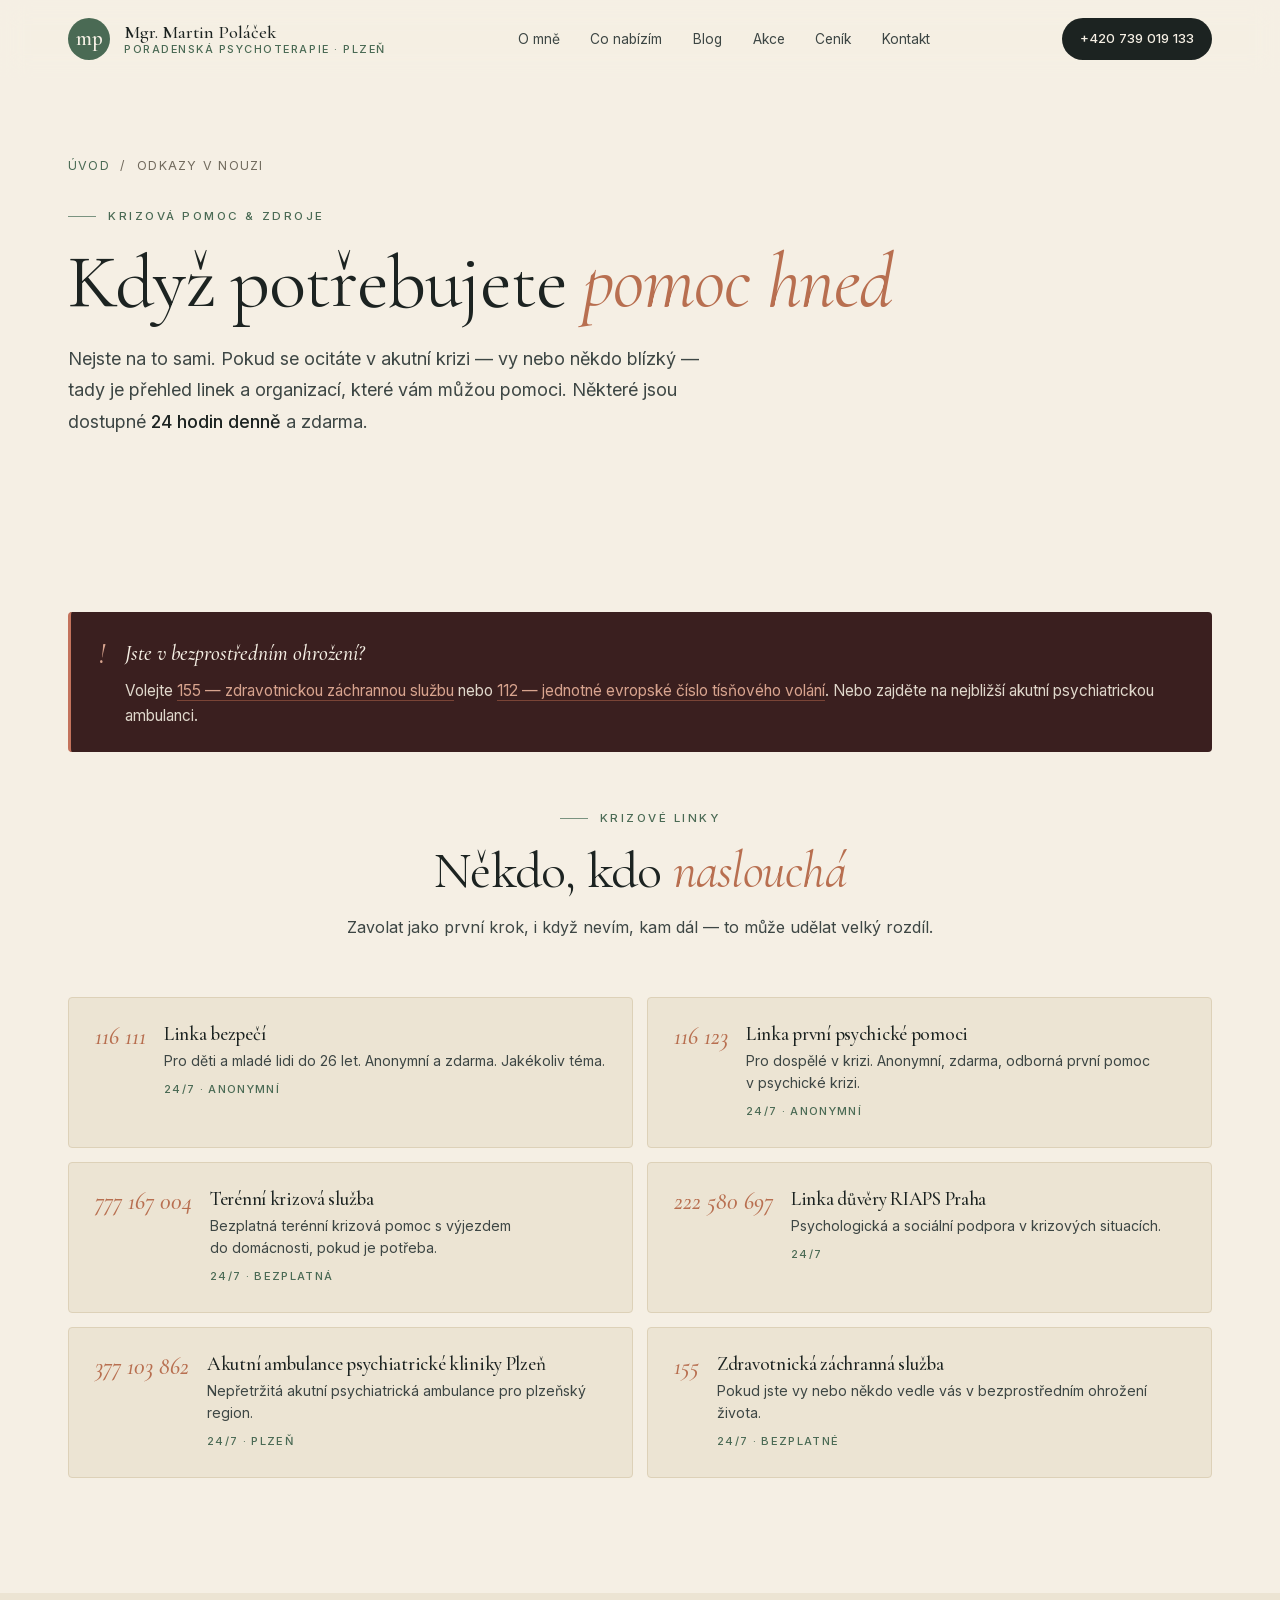
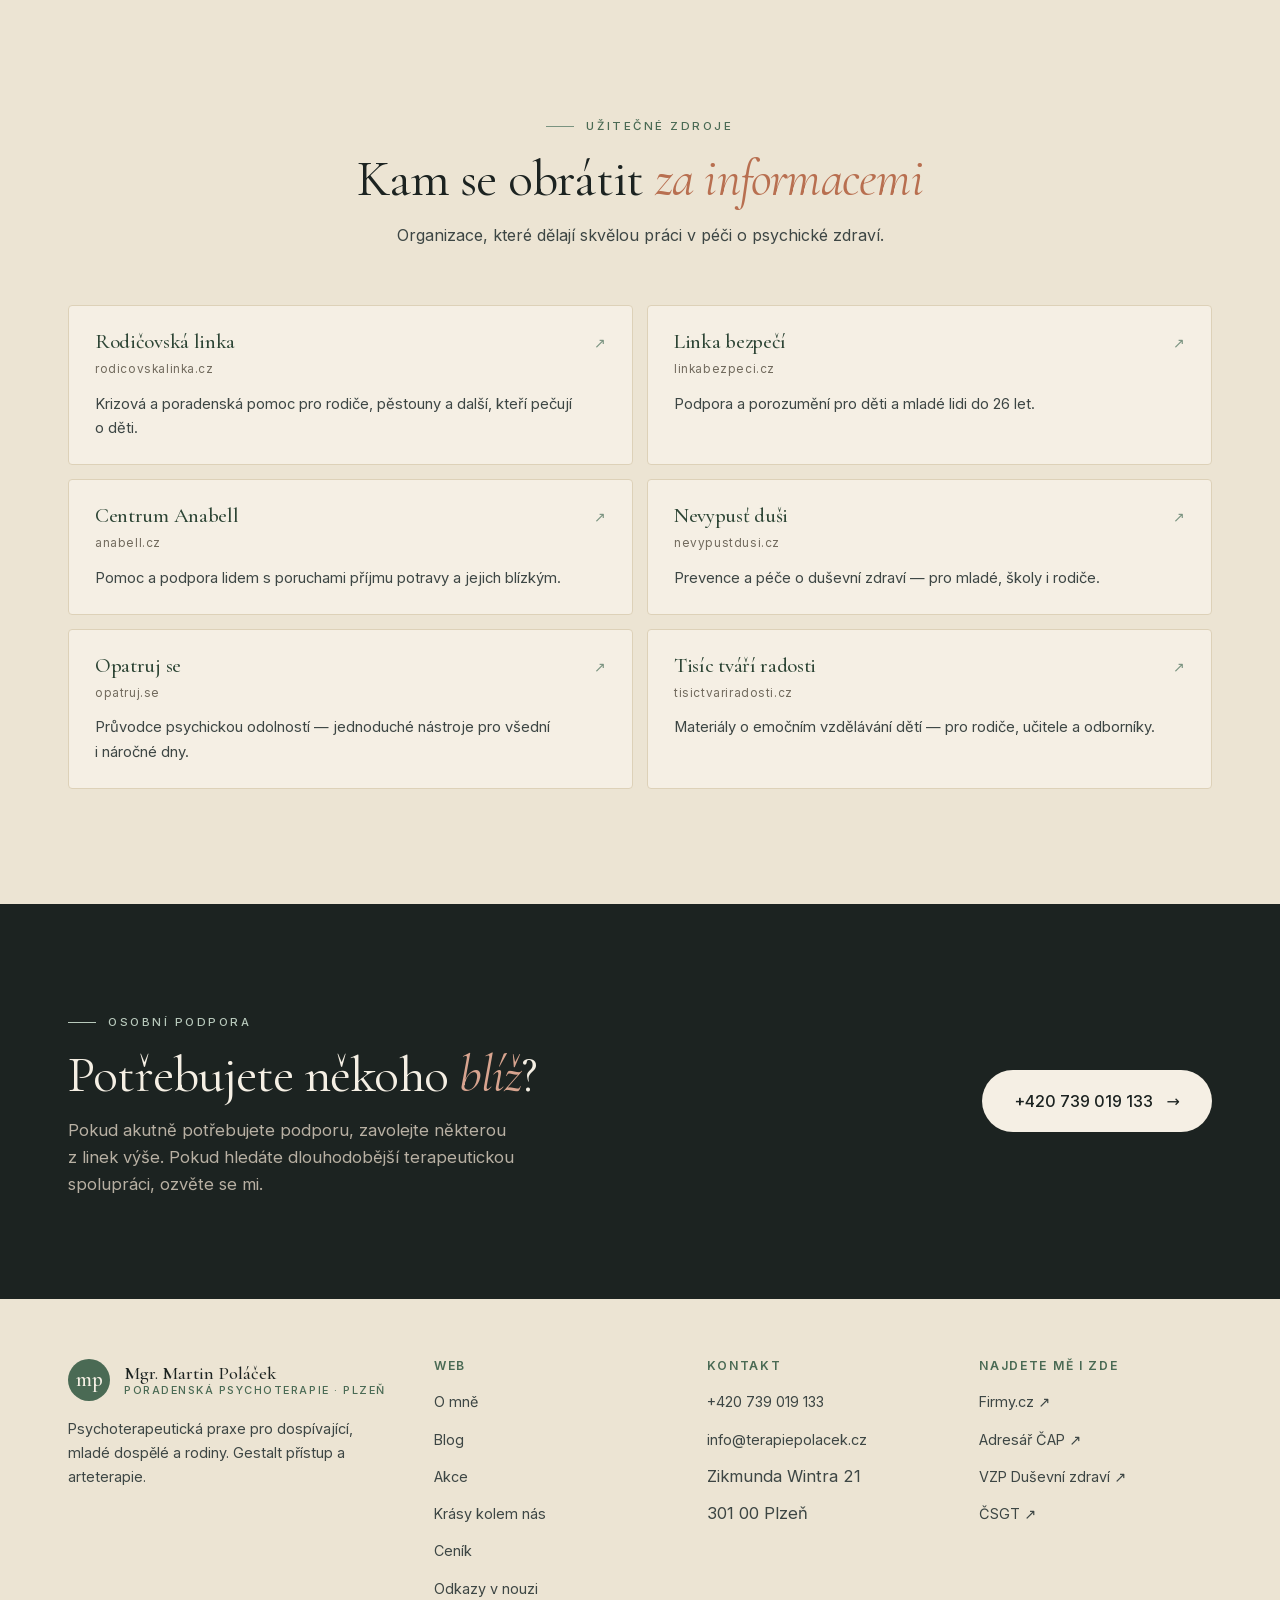
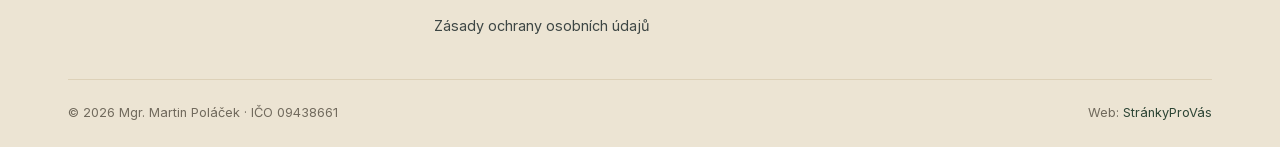
<file: odkazy.html>
<!DOCTYPE html>
<html lang="cs">
<head>
  <meta charset="utf-8" />
  <meta name="viewport" content="width=device-width, initial-scale=1" />
  <title>Odkazy v nouzi — Mgr. Martin Poláček | krizové linky a užitečné weby</title>
    <link rel="canonical" href="https://terapiepolacek.cz/odkazy.html">
  <meta name="description" content="Krizové linky a organizace, které poskytují pomoc v náročných situacích. Linka bezpečí, linka psychické pomoci, Nevypusť duši a další." />
  <meta name="theme-color" content="#f5efe4" />
  <link rel="stylesheet" href="fonts.css" />
  <link rel="stylesheet" href="styles.css" />

  <style>
    .page-hero h1 em{font-style:italic;color:var(--clay)}

    /* Crisis — bold red-ish accent */
    #krize{background:var(--linen)}
    .krize-notice{
      background:#3a1f1f;color:var(--linen);
      padding:24px 28px;border-radius:var(--radius);
      display:flex;gap:20px;align-items:start;margin-bottom:48px;
      border-left:3px solid #c4735c;
    }
    .krize-notice .ico{
      font-family:'Cormorant Garamond',serif;font-size:1.8rem;font-style:italic;
      color:#d8a48f;line-height:1;flex-shrink:0;padding-top:4px;
    }
    .krize-notice strong{
      display:block;font-family:'Cormorant Garamond',serif;font-weight:500;
      font-size:1.35rem;font-style:italic;margin-bottom:6px;color:var(--linen);
    }
    .krize-notice p{color:#e0d8cc;font-size:.96rem;line-height:1.65}
    .krize-notice a{color:#d8a48f;border-bottom:1px solid #7a4436;transition:border-color .2s}
    .krize-notice a:hover{border-color:#d8a48f}

    .linky-grid{display:grid;grid-template-columns:repeat(2,1fr);gap:14px}
    .linka{
      background:var(--linen-2);border:1px solid var(--linen-3);
      border-radius:var(--radius);padding:24px 26px;
      display:grid;grid-template-columns:auto 1fr;gap:18px;align-items:start;
      transition:border-color .25s,transform .25s;
    }
    .linka:hover{border-color:var(--sage-400);transform:translateY(-2px)}
    .linka .phone{
      font-family:'Cormorant Garamond',serif;font-size:1.5rem;font-weight:500;
      color:var(--clay);font-style:italic;line-height:1;padding-top:3px;
      white-space:nowrap;
    }
    .linka h3{
      font-family:'Cormorant Garamond',serif;font-weight:500;
      font-size:1.2rem;margin-bottom:4px;color:var(--ink);line-height:1.25;
    }
    .linka p{font-size:.88rem;color:var(--ink-soft);line-height:1.55}
    .linka .hours{
      display:inline-block;margin-top:8px;font-size:.7rem;letter-spacing:.12em;
      text-transform:uppercase;color:var(--sage-600);font-weight:500;
    }

    #weby{background:var(--linen-2)}
    .weby-grid{display:grid;grid-template-columns:repeat(2,1fr);gap:14px}
    .web-card{
      background:var(--linen);border:1px solid var(--linen-3);
      border-radius:var(--radius);padding:24px 26px;
      transition:all .25s;
    }
    .web-card:hover{background:var(--sage-50);border-color:var(--sage-400);transform:translateY(-2px)}
    .web-card h3{
      font-family:'Cormorant Garamond',serif;font-weight:500;
      font-size:1.3rem;margin-bottom:6px;color:var(--sage-800);
      display:flex;align-items:baseline;gap:10px;justify-content:space-between;
    }
    .web-card h3 a{border-bottom:1px solid transparent;transition:border-color .2s}
    .web-card h3 a:hover{border-color:var(--sage-600)}
    .web-card h3 .arrow{font-size:.9rem;color:var(--sage-400);transition:transform .3s;flex-shrink:0}
    .web-card:hover h3 .arrow{transform:translateX(4px)}
    .web-card .url{
      display:block;font-size:.74rem;letter-spacing:.05em;color:var(--muted);
      margin-bottom:12px;font-family:'Inter',sans-serif;
    }
    .web-card p{font-size:.92rem;color:var(--ink-soft);line-height:1.65}

    .section-head-center{text-align:center;margin-bottom:56px;max-width:640px;margin-left:auto;margin-right:auto}
    .section-head-center .eyebrow{justify-content:center}
    .section-head-center h2{margin-top:14px;margin-bottom:12px}
    .section-head-center h2 em{font-style:italic;color:var(--clay)}
    .section-head-center p{color:var(--ink-soft);line-height:1.75;font-size:1rem}

    @media (max-width:820px){
      .linky-grid,.weby-grid{grid-template-columns:1fr}
      .linka{grid-template-columns:1fr;gap:10px}
      .linka .phone{font-size:1.3rem}
    }
  </style>
</head>
<body>

<div id="progress"></div>

<header id="header">
  <div class="wrap">
    <div class="nav">
      <a href="index.html" class="brand" aria-label="Mgr. Martin Poláček">
        <span class="brand-mark">mp</span>
        <span class="brand-text">
          <strong>Mgr. Martin Poláček</strong>
          <small>Poradenská psychoterapie · Plzeň</small>
        </span>
      </a>
      <nav aria-label="Hlavní navigace">
        <ul>
          <li><a href="o-mne.html">O mně</a></li>
          <li><a href="index.html#pomoc">Co nabízím</a></li>
          <li><a href="blog.html">Blog</a></li>
          <li><a href="akce.html">Akce</a></li>
          <li><a href="index.html#cenik">Ceník</a></li>
          <li><a href="index.html#kontakt">Kontakt</a></li>
        </ul>
      </nav>
      <a href="tel:+420739019133" class="cta-phone"><span>+420 739 019 133</span></a>
      <button class="hamburger" id="hamburgerBtn" aria-label="Otevřít menu" aria-expanded="false">
        <span></span><span></span><span></span>
      </button>
    </div>
  </div>
  <div id="mobileMenu" role="navigation">
    <a href="o-mne.html">O mně</a>
    <a href="index.html#pomoc">Co nabízím</a>
    <a href="blog.html">Blog</a>
    <a href="akce.html">Akce</a>
    <a href="krasy-kolem-nas.html">Krásy kolem nás</a>
    <a href="index.html#cenik">Ceník</a>
    <a href="odkazy.html">Odkazy v nouzi</a>
    <a href="index.html#kontakt">Kontakt</a>
    <a href="tel:+420739019133">+420 739 019 133</a>
  </div>
</header>

<!-- PAGE HERO -->
<section class="page-hero">
  <div class="wrap">
    <div data-r>
      <div class="page-crumbs"><a href="index.html">Úvod</a> &nbsp;/&nbsp; Odkazy v&nbsp;nouzi</div>
      <div class="eyebrow">Krizová pomoc &amp; zdroje</div>
      <h1 style="margin-top:14px">Když potřebujete <em>pomoc hned</em></h1>
      <p class="lead" style="margin-top:18px;max-width:58ch">
        Nejste na to sami. Pokud se ocitáte v&nbsp;akutní krizi — vy nebo někdo
        blízký — tady je přehled linek a&nbsp;organizací, které vám můžou pomoci.
        Některé jsou dostupné <strong style="color:var(--ink);font-weight:500">24&nbsp;hodin denně</strong>
        a zdarma.
      </p>
    </div>
  </div>
</section>

<!-- KRIZOVÉ LINKY -->
<section id="krize">
  <div class="wrap">
    <div class="krize-notice" data-r>
      <span class="ico">!</span>
      <div>
        <strong>Jste v&nbsp;bezprostředním ohrožení?</strong>
        <p>
          Volejte <a href="tel:155">155 — zdravotnickou záchrannou službu</a>
          nebo <a href="tel:112">112 — jednotné evropské číslo tísňového volání</a>.
          Nebo zajděte na&nbsp;nejbližší akutní psychiatrickou ambulanci.
        </p>
      </div>
    </div>

    <div class="section-head-center" data-r>
      <div class="eyebrow eyebrow--center">Krizové linky</div>
      <h2>Někdo, kdo <em>naslouchá</em></h2>
      <p>Zavolat jako první krok, i&nbsp;když nevím, kam dál — to může udělat velký rozdíl.</p>
    </div>

    <div class="linky-grid">
      <div class="linka" data-r>
        <div class="phone"><a href="tel:116111">116&nbsp;111</a></div>
        <div>
          <h3>Linka bezpečí</h3>
          <p>Pro děti a&nbsp;mladé lidi do&nbsp;26&nbsp;let. Anonymní a&nbsp;zdarma. Jakékoliv téma.</p>
          <span class="hours">24/7 · anonymní</span>
        </div>
      </div>

      <div class="linka" data-r data-d="1">
        <div class="phone"><a href="tel:116123">116&nbsp;123</a></div>
        <div>
          <h3>Linka první psychické pomoci</h3>
          <p>Pro dospělé v&nbsp;krizi. Anonymní, zdarma, odborná první pomoc v&nbsp;psychické krizi.</p>
          <span class="hours">24/7 · anonymní</span>
        </div>
      </div>

      <div class="linka" data-r>
        <div class="phone"><a href="tel:777167004">777&nbsp;167&nbsp;004</a></div>
        <div>
          <h3>Terénní krizová služba</h3>
          <p>Bezplatná terénní krizová pomoc s&nbsp;výjezdem do&nbsp;domácnosti, pokud je potřeba.</p>
          <span class="hours">24/7 · bezplatná</span>
        </div>
      </div>

      <div class="linka" data-r data-d="1">
        <div class="phone"><a href="tel:222580697">222&nbsp;580&nbsp;697</a></div>
        <div>
          <h3>Linka důvěry RIAPS Praha</h3>
          <p>Psychologická a&nbsp;sociální podpora v&nbsp;krizových situacích.</p>
          <span class="hours">24/7</span>
        </div>
      </div>

      <div class="linka" data-r>
        <div class="phone"><a href="tel:377103862">377&nbsp;103&nbsp;862</a></div>
        <div>
          <h3>Akutní ambulance psychiatrické kliniky Plzeň</h3>
          <p>Nepřetržitá akutní psychiatrická ambulance pro&nbsp;plzeňský region.</p>
          <span class="hours">24/7 · Plzeň</span>
        </div>
      </div>

      <div class="linka" data-r data-d="1">
        <div class="phone"><a href="tel:155">155</a></div>
        <div>
          <h3>Zdravotnická záchranná služba</h3>
          <p>Pokud jste vy nebo někdo vedle vás v&nbsp;bezprostředním ohrožení života.</p>
          <span class="hours">24/7 · bezplatné</span>
        </div>
      </div>
    </div>
  </div>
</section>

<!-- UŽITEČNÉ WEBY -->
<section id="weby">
  <div class="wrap">
    <div class="section-head-center" data-r>
      <div class="eyebrow eyebrow--center">Užitečné zdroje</div>
      <h2>Kam se obrátit <em>za informacemi</em></h2>
      <p>Organizace, které dělají skvělou práci v&nbsp;péči o&nbsp;psychické zdraví.</p>
    </div>

    <div class="weby-grid">
      <a href="https://www.rodicovskalinka.cz" target="_blank" rel="noopener" class="web-card" data-r>
        <h3>
          <span>Rodičovská linka</span>
          <span class="arrow">↗</span>
        </h3>
        <span class="url">rodicovskalinka.cz</span>
        <p>Krizová a&nbsp;poradenská pomoc pro rodiče, pěstouny a&nbsp;další, kteří pečují o&nbsp;děti.</p>
      </a>

      <a href="https://www.linkabezpeci.cz" target="_blank" rel="noopener" class="web-card" data-r data-d="1">
        <h3>
          <span>Linka bezpečí</span>
          <span class="arrow">↗</span>
        </h3>
        <span class="url">linkabezpeci.cz</span>
        <p>Podpora a&nbsp;porozumění pro děti a&nbsp;mladé lidi do&nbsp;26&nbsp;let.</p>
      </a>

      <a href="https://www.anabell.cz" target="_blank" rel="noopener" class="web-card" data-r>
        <h3>
          <span>Centrum Anabell</span>
          <span class="arrow">↗</span>
        </h3>
        <span class="url">anabell.cz</span>
        <p>Pomoc a&nbsp;podpora lidem s&nbsp;poruchami příjmu potravy a&nbsp;jejich blízkým.</p>
      </a>

      <a href="https://www.nevypustdusi.cz" target="_blank" rel="noopener" class="web-card" data-r data-d="1">
        <h3>
          <span>Nevypusť duši</span>
          <span class="arrow">↗</span>
        </h3>
        <span class="url">nevypustdusi.cz</span>
        <p>Prevence a&nbsp;péče o&nbsp;duševní zdraví — pro&nbsp;mladé, školy i&nbsp;rodiče.</p>
      </a>

      <a href="https://opatruj.se" target="_blank" rel="noopener" class="web-card" data-r>
        <h3>
          <span>Opatruj se</span>
          <span class="arrow">↗</span>
        </h3>
        <span class="url">opatruj.se</span>
        <p>Průvodce psychickou odolností — jednoduché nástroje pro&nbsp;všední i&nbsp;náročné dny.</p>
      </a>

      <a href="https://tisictvariradosti.cz" target="_blank" rel="noopener" class="web-card" data-r data-d="1">
        <h3>
          <span>Tisíc tváří radosti</span>
          <span class="arrow">↗</span>
        </h3>
        <span class="url">tisictvariradosti.cz</span>
        <p>Materiály o&nbsp;emočním vzdělávání dětí — pro&nbsp;rodiče, učitele a&nbsp;odborníky.</p>
      </a>
    </div>
  </div>
</section>

<!-- CTA -->
<section id="cta-strip">
  <div class="wrap">
    <div class="cta-grid">
      <div data-r>
        <div class="eyebrow eyebrow--light">Osobní podpora</div>
        <h2 style="margin-top:14px">Potřebujete někoho <em style="color:var(--clay-soft);font-style:italic">blíž</em>?</h2>
        <p style="margin-top:12px">
          Pokud akutně potřebujete podporu, zavolejte některou z&nbsp;linek výše.
          Pokud hledáte dlouhodobější terapeutickou spolupráci, ozvěte se mi.
        </p>
      </div>
      <a href="tel:+420739019133" class="cta-btn" data-r data-d="1">
        <span>+420 739 019 133</span>
        <span class="arrow">→</span>
      </a>
    </div>
  </div>
</section>

<!-- FOOTER -->
<footer>
  <div class="wrap">
    <div class="foot-grid">
      <div class="foot-brand">
        <a href="index.html" class="brand">
          <span class="brand-mark">mp</span>
          <span class="brand-text">
            <strong>Mgr. Martin Poláček</strong>
            <small>Poradenská psychoterapie · Plzeň</small>
          </span>
        </a>
        <p>Psychoterapeutická praxe pro dospívající, mladé dospělé&nbsp;a rodiny. Gestalt&nbsp;přístup a arteterapie.</p>
      </div>
      <div class="foot-col">
        <h4>Web</h4>
        <ul>
          <li><a href="o-mne.html">O mně</a></li>
          <li><a href="blog.html">Blog</a></li>
          <li><a href="akce.html">Akce</a></li>
          <li><a href="krasy-kolem-nas.html">Krásy kolem nás</a></li>
          <li><a href="cenik/">Ceník</a></li>
          <li><a href="odkazy.html">Odkazy v&nbsp;nouzi</a></li>
          <li><a href="zasady-ochrany-osobnich-udaju.html">Zásady ochrany osobních údajů</a></li>
        </ul>
      </div>
      <div class="foot-col">
        <h4>Kontakt</h4>
        <ul>
          <li><a href="tel:+420739019133">+420 739 019 133</a></li>
          <li><a href="mailto:info@terapiepolacek.cz">info@terapiepolacek.cz</a></li>
          <li>Zikmunda Wintra 21</li>
          <li>301 00 Plzeň</li>
        </ul>
      </div>
      <div class="foot-col">
        <h4>Najdete mě i&nbsp;zde</h4>
        <ul>
          <li><a href="https://www.firmy.cz/detail/13888345-mgr-martin-polacek-psychoterapie-plzen-jizni-predmesti.html" target="_blank" rel="noopener">Firmy.cz&nbsp;↗</a></li>
          <li><a href="https://czap.cz/adresar" target="_blank" rel="noopener">Adresář ČAP&nbsp;↗</a></li>
          <li><a href="https://dusevnizdravi.vzp.cz/seznam-terapeutu/" target="_blank" rel="noopener">VZP Duševní zdraví&nbsp;↗</a></li>
          <li><a href="https://csgt.cz/terapeuti-plzensky-kraj/" target="_blank" rel="noopener">ČSGT&nbsp;↗</a></li>
        </ul>
      </div>
    </div>
    <div class="foot-bottom">
      <span>© 2026 Mgr. Martin Poláček · IČO 09438661</span>
      <span>Web: <a href="https://strankyprovas.cz" target="_blank" rel="noopener">StránkyProVás</a></span>
    </div>
  </div>
</footer>

<script>
  const progress=document.getElementById('progress');
  const header=document.getElementById('header');
  window.addEventListener('scroll',()=>{const pct=(window.scrollY/Math.max(1,document.body.scrollHeight-window.innerHeight))*100;progress.style.width=pct+'%';header.classList.toggle('scrolled',window.scrollY>10)});
  const btn=document.getElementById('hamburgerBtn'),menu=document.getElementById('mobileMenu');
  btn.addEventListener('click',()=>{const open=menu.classList.toggle('open');btn.classList.toggle('open',open);btn.setAttribute('aria-expanded',open)});
  menu.querySelectorAll('a').forEach(a=>a.addEventListener('click',()=>{menu.classList.remove('open');btn.classList.remove('open');btn.setAttribute('aria-expanded','false')}));
  const io=new IntersectionObserver(e=>{e.forEach(x=>{if(x.isIntersecting){x.target.classList.add('in');io.unobserve(x.target)}})},{threshold:.12,rootMargin:'0px 0px -40px 0px'});
  document.querySelectorAll('[data-r]').forEach(el=>io.observe(el));
</script>

</body>
</html>
</file>
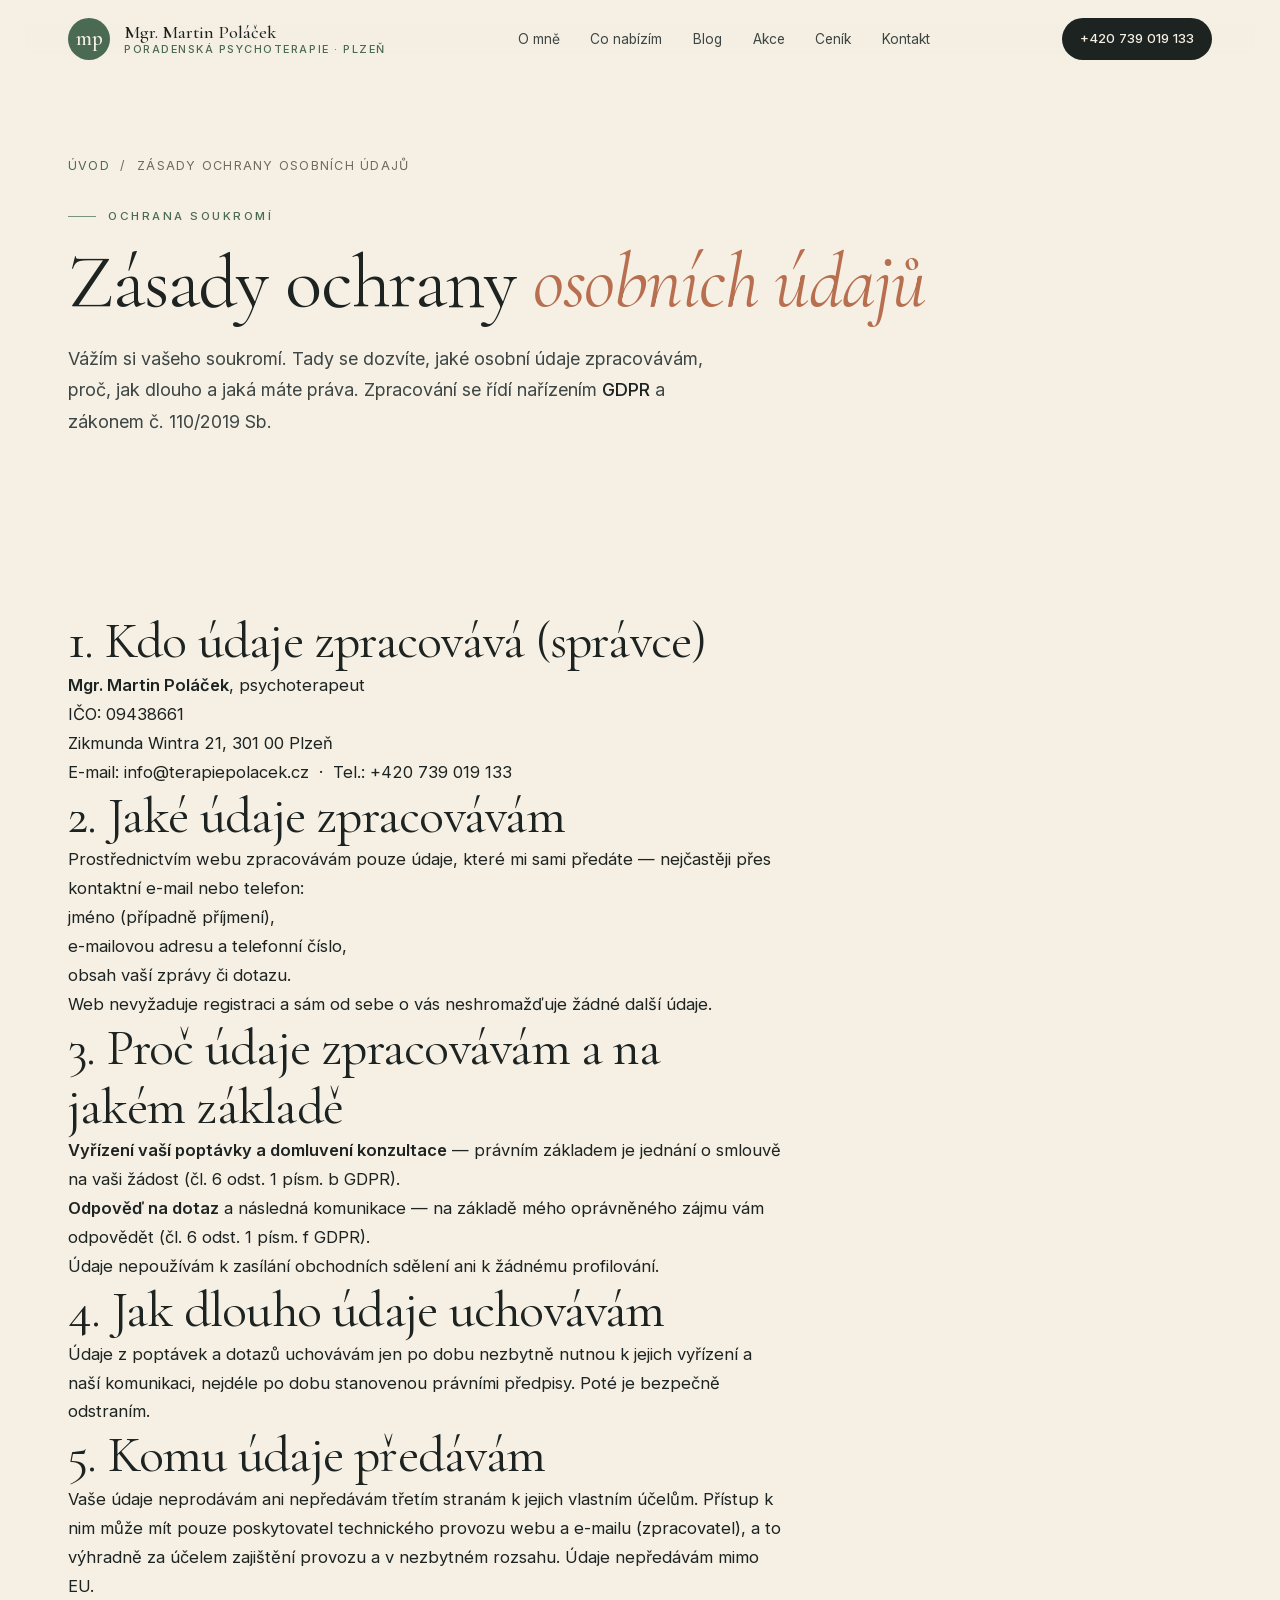
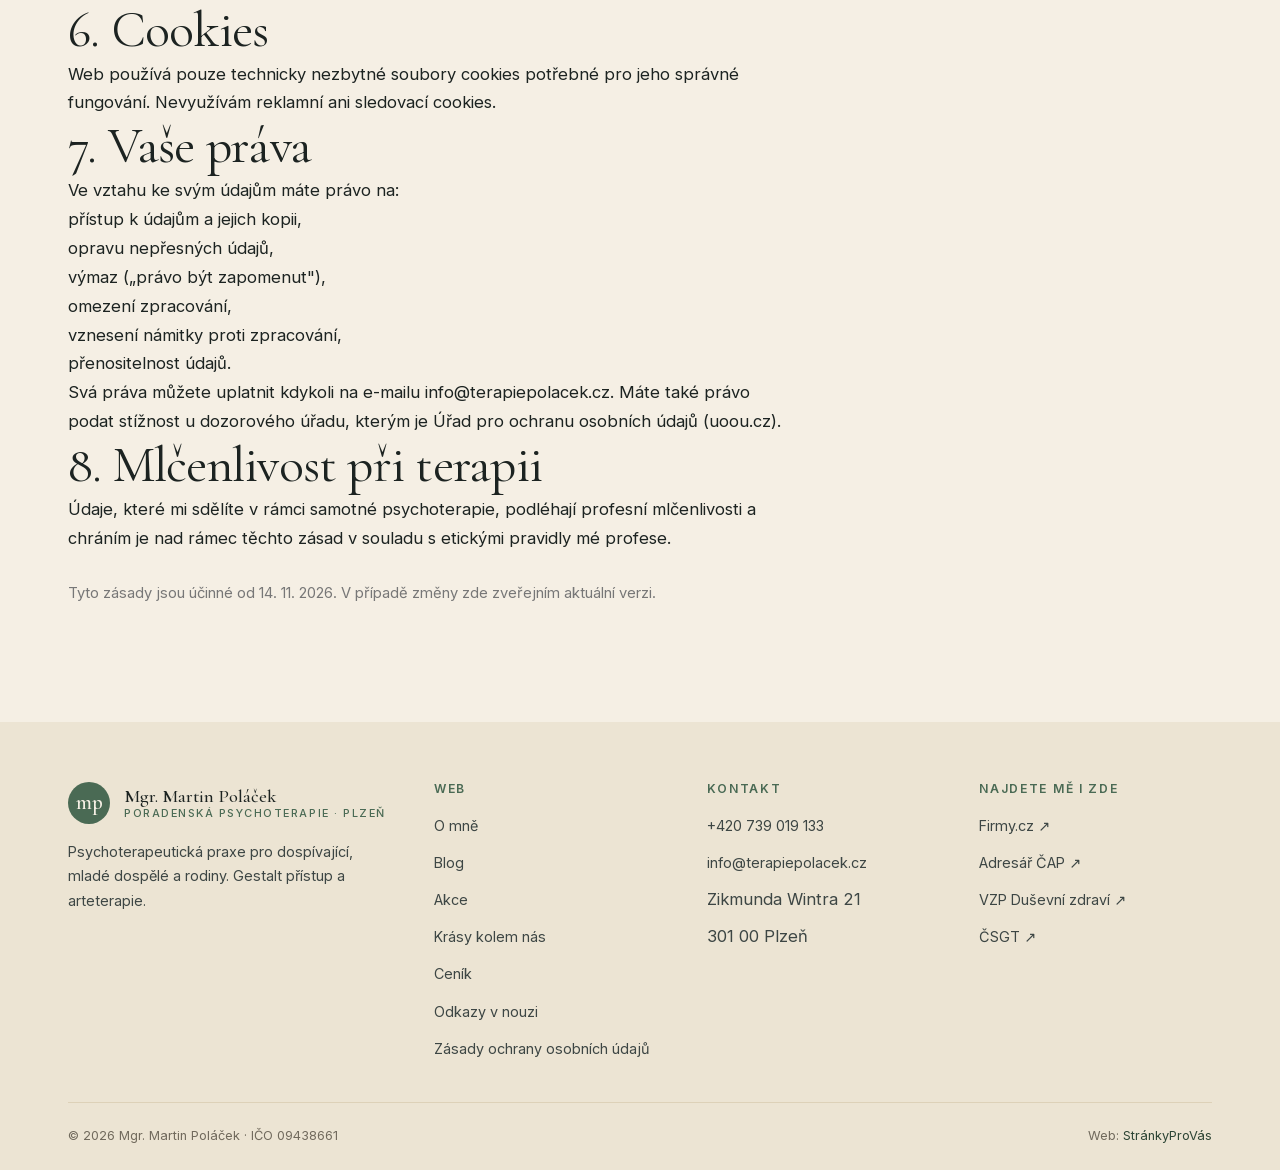
<file: zasady-ochrany-osobnich-udaju.html>
<!DOCTYPE html>
<html lang="cs">
<head>
  <meta charset="utf-8" />
  <meta name="viewport" content="width=device-width, initial-scale=1" />
  <title>Zásady ochrany osobních údajů | Mgr. Martin Poláček</title>
    <link rel="canonical" href="https://terapiepolacek.cz/zasady-ochrany-osobnich-udaju.html">
  <meta name="description" content="Zásady ochrany osobních údajů — jak Mgr. Martin Poláček, psychoterapeut v Plzni, nakládá s osobními údaji klientů a návštěvníků webu terapiepolacek.cz." />
  <meta name="theme-color" content="#f5efe4" />
  <link rel="stylesheet" href="fonts.css" />
  <link rel="stylesheet" href="styles.css" />

  <style>
    .page-hero h1 em{font-style:italic;color:var(--clay)}

    /* Crisis — bold red-ish accent */
    #krize{background:var(--linen)}
    .krize-notice{
      background:#3a1f1f;color:var(--linen);
      padding:24px 28px;border-radius:var(--radius);
      display:flex;gap:20px;align-items:start;margin-bottom:48px;
      border-left:3px solid #c4735c;
    }
    .krize-notice .ico{
      font-family:'Cormorant Garamond',serif;font-size:1.8rem;font-style:italic;
      color:#d8a48f;line-height:1;flex-shrink:0;padding-top:4px;
    }
    .krize-notice strong{
      display:block;font-family:'Cormorant Garamond',serif;font-weight:500;
      font-size:1.35rem;font-style:italic;margin-bottom:6px;color:var(--linen);
    }
    .krize-notice p{color:#e0d8cc;font-size:.96rem;line-height:1.65}
    .krize-notice a{color:#d8a48f;border-bottom:1px solid #7a4436;transition:border-color .2s}
    .krize-notice a:hover{border-color:#d8a48f}

    .linky-grid{display:grid;grid-template-columns:repeat(2,1fr);gap:14px}
    .linka{
      background:var(--linen-2);border:1px solid var(--linen-3);
      border-radius:var(--radius);padding:24px 26px;
      display:grid;grid-template-columns:auto 1fr;gap:18px;align-items:start;
      transition:border-color .25s,transform .25s;
    }
    .linka:hover{border-color:var(--sage-400);transform:translateY(-2px)}
    .linka .phone{
      font-family:'Cormorant Garamond',serif;font-size:1.5rem;font-weight:500;
      color:var(--clay);font-style:italic;line-height:1;padding-top:3px;
      white-space:nowrap;
    }
    .linka h3{
      font-family:'Cormorant Garamond',serif;font-weight:500;
      font-size:1.2rem;margin-bottom:4px;color:var(--ink);line-height:1.25;
    }
    .linka p{font-size:.88rem;color:var(--ink-soft);line-height:1.55}
    .linka .hours{
      display:inline-block;margin-top:8px;font-size:.7rem;letter-spacing:.12em;
      text-transform:uppercase;color:var(--sage-600);font-weight:500;
    }

    #weby{background:var(--linen-2)}
    .weby-grid{display:grid;grid-template-columns:repeat(2,1fr);gap:14px}
    .web-card{
      background:var(--linen);border:1px solid var(--linen-3);
      border-radius:var(--radius);padding:24px 26px;
      transition:all .25s;
    }
    .web-card:hover{background:var(--sage-50);border-color:var(--sage-400);transform:translateY(-2px)}
    .web-card h3{
      font-family:'Cormorant Garamond',serif;font-weight:500;
      font-size:1.3rem;margin-bottom:6px;color:var(--sage-800);
      display:flex;align-items:baseline;gap:10px;justify-content:space-between;
    }
    .web-card h3 a{border-bottom:1px solid transparent;transition:border-color .2s}
    .web-card h3 a:hover{border-color:var(--sage-600)}
    .web-card h3 .arrow{font-size:.9rem;color:var(--sage-400);transition:transform .3s;flex-shrink:0}
    .web-card:hover h3 .arrow{transform:translateX(4px)}
    .web-card .url{
      display:block;font-size:.74rem;letter-spacing:.05em;color:var(--muted);
      margin-bottom:12px;font-family:'Inter',sans-serif;
    }
    .web-card p{font-size:.92rem;color:var(--ink-soft);line-height:1.65}

    .section-head-center{text-align:center;margin-bottom:56px;max-width:640px;margin-left:auto;margin-right:auto}
    .section-head-center .eyebrow{justify-content:center}
    .section-head-center h2{margin-top:14px;margin-bottom:12px}
    .section-head-center h2 em{font-style:italic;color:var(--clay)}
    .section-head-center p{color:var(--ink-soft);line-height:1.75;font-size:1rem}

    @media (max-width:820px){
      .linky-grid,.weby-grid{grid-template-columns:1fr}
      .linka{grid-template-columns:1fr;gap:10px}
      .linka .phone{font-size:1.3rem}
    }
  </style>
</head>
<body>

<div id="progress"></div>

<header id="header">
  <div class="wrap">
    <div class="nav">
      <a href="index.html" class="brand" aria-label="Mgr. Martin Poláček">
        <span class="brand-mark">mp</span>
        <span class="brand-text">
          <strong>Mgr. Martin Poláček</strong>
          <small>Poradenská psychoterapie · Plzeň</small>
        </span>
      </a>
      <nav aria-label="Hlavní navigace">
        <ul>
          <li><a href="o-mne.html">O mně</a></li>
          <li><a href="index.html#pomoc">Co nabízím</a></li>
          <li><a href="blog.html">Blog</a></li>
          <li><a href="akce.html">Akce</a></li>
          <li><a href="index.html#cenik">Ceník</a></li>
          <li><a href="index.html#kontakt">Kontakt</a></li>
        </ul>
      </nav>
      <a href="tel:+420739019133" class="cta-phone"><span>+420 739 019 133</span></a>
      <button class="hamburger" id="hamburgerBtn" aria-label="Otevřít menu" aria-expanded="false">
        <span></span><span></span><span></span>
      </button>
    </div>
  </div>
  <div id="mobileMenu" role="navigation">
    <a href="o-mne.html">O mně</a>
    <a href="index.html#pomoc">Co nabízím</a>
    <a href="blog.html">Blog</a>
    <a href="akce.html">Akce</a>
    <a href="krasy-kolem-nas.html">Krásy kolem nás</a>
    <a href="index.html#cenik">Ceník</a>
    <a href="odkazy.html">Odkazy v nouzi</a>
    <a href="index.html#kontakt">Kontakt</a>
    <a href="tel:+420739019133">+420 739 019 133</a>
  </div>
</header>

<!-- PAGE HERO -->
<section class="page-hero">
  <div class="wrap">
    <div data-r>
      <div class="page-crumbs"><a href="index.html">Úvod</a> &nbsp;/&nbsp; Zásady ochrany osobních údajů</div>
      <div class="eyebrow">Ochrana soukromí</div>
      <h1 style="margin-top:14px">Zásady ochrany <em>osobních údajů</em></h1>
      <p class="lead" style="margin-top:18px;max-width:60ch">
        Vážím si vašeho soukromí. Tady se dozvíte, jaké osobní údaje zpracovávám, proč,
        jak dlouho a jaká máte práva. Zpracování se řídí nařízením <strong style="color:var(--ink);font-weight:500">GDPR</strong>
        a zákonem č.&nbsp;110/2019&nbsp;Sb.
      </p>
    </div>
  </div>
</section>

<!-- OBSAH -->
<section id="zasady">
  <div class="wrap">
    <div data-r style="max-width:72ch;line-height:1.75">

      <h2>1. Kdo údaje zpracovává (správce)</h2>
      <p><strong>Mgr. Martin Poláček</strong>, psychoterapeut<br>
      IČO: 09438661<br>
      Zikmunda Wintra 21, 301&nbsp;00 Plzeň<br>
      E-mail: <a href="mailto:info@terapiepolacek.cz">info@terapiepolacek.cz</a> &nbsp;·&nbsp; Tel.: <a href="tel:+420739019133">+420&nbsp;739&nbsp;019&nbsp;133</a></p>

      <h2>2. Jaké údaje zpracovávám</h2>
      <p>Prostřednictvím webu zpracovávám pouze údaje, které mi sami předáte — nejčastěji přes kontaktní e-mail nebo telefon:</p>
      <ul>
        <li>jméno (případně příjmení),</li>
        <li>e-mailovou adresu a telefonní číslo,</li>
        <li>obsah vaší zprávy či dotazu.</li>
      </ul>
      <p>Web nevyžaduje registraci a sám od sebe o vás neshromažďuje žádné další údaje.</p>

      <h2>3. Proč údaje zpracovávám a na jakém základě</h2>
      <ul>
        <li><strong>Vyřízení vaší poptávky a domluvení konzultace</strong> — právním základem je jednání o smlouvě na vaši žádost (čl.&nbsp;6 odst.&nbsp;1 písm.&nbsp;b GDPR).</li>
        <li><strong>Odpověď na dotaz</strong> a následná komunikace — na základě mého oprávněného zájmu vám odpovědět (čl.&nbsp;6 odst.&nbsp;1 písm.&nbsp;f GDPR).</li>
      </ul>
      <p>Údaje nepoužívám k zasílání obchodních sdělení ani k žádnému profilování.</p>

      <h2>4. Jak dlouho údaje uchovávám</h2>
      <p>Údaje z poptávek a dotazů uchovávám jen po dobu nezbytně nutnou k jejich vyřízení a naší komunikaci, nejdéle po dobu stanovenou právními předpisy. Poté je bezpečně odstraním.</p>

      <h2>5. Komu údaje předávám</h2>
      <p>Vaše údaje neprodávám ani nepředávám třetím stranám k jejich vlastním účelům. Přístup k nim může mít pouze poskytovatel technického provozu webu a e-mailu (zpracovatel), a to výhradně za účelem zajištění provozu a v nezbytném rozsahu. Údaje nepředávám mimo EU.</p>

      <h2>6. Cookies</h2>
      <p>Web používá pouze technicky nezbytné soubory cookies potřebné pro jeho správné fungování. Nevyužívám reklamní ani sledovací cookies.</p>

      <h2>7. Vaše práva</h2>
      <p>Ve vztahu ke svým údajům máte právo na:</p>
      <ul>
        <li>přístup k údajům a jejich kopii,</li>
        <li>opravu nepřesných údajů,</li>
        <li>výmaz („právo být zapomenut"),</li>
        <li>omezení zpracování,</li>
        <li>vznesení námitky proti zpracování,</li>
        <li>přenositelnost údajů.</li>
      </ul>
      <p>Svá práva můžete uplatnit kdykoli na e-mailu <a href="mailto:info@terapiepolacek.cz">info@terapiepolacek.cz</a>. Máte také právo podat stížnost u dozorového úřadu, kterým je <a href="https://www.uoou.cz" target="_blank" rel="noopener">Úřad pro ochranu osobních údajů</a> (uoou.cz).</p>

      <h2>8. Mlčenlivost při terapii</h2>
      <p>Údaje, které mi sdělíte v rámci samotné psychoterapie, podléhají profesní mlčenlivosti a chráním je nad rámec těchto zásad v souladu s etickými pravidly mé profese.</p>

      <p style="margin-top:28px;color:var(--mut,#777);font-size:.92rem">Tyto zásady jsou účinné od 14.&nbsp;11.&nbsp;2026. V případě změny zde zveřejním aktuální verzi.</p>

    </div>
  </div>
</section>

<footer>
  <div class="wrap">
    <div class="foot-grid">
      <div class="foot-brand">
        <a href="index.html" class="brand">
          <span class="brand-mark">mp</span>
          <span class="brand-text">
            <strong>Mgr. Martin Poláček</strong>
            <small>Poradenská psychoterapie · Plzeň</small>
          </span>
        </a>
        <p>Psychoterapeutická praxe pro dospívající, mladé dospělé&nbsp;a rodiny. Gestalt&nbsp;přístup a arteterapie.</p>
      </div>
      <div class="foot-col">
        <h4>Web</h4>
        <ul>
          <li><a href="o-mne.html">O mně</a></li>
          <li><a href="blog.html">Blog</a></li>
          <li><a href="akce.html">Akce</a></li>
          <li><a href="krasy-kolem-nas.html">Krásy kolem nás</a></li>
          <li><a href="cenik/">Ceník</a></li>
          <li><a href="odkazy.html">Odkazy v&nbsp;nouzi</a></li>
          <li><a href="zasady-ochrany-osobnich-udaju.html">Zásady ochrany osobních údajů</a></li>
        </ul>
      </div>
      <div class="foot-col">
        <h4>Kontakt</h4>
        <ul>
          <li><a href="tel:+420739019133">+420 739 019 133</a></li>
          <li><a href="mailto:info@terapiepolacek.cz">info@terapiepolacek.cz</a></li>
          <li>Zikmunda Wintra 21</li>
          <li>301 00 Plzeň</li>
        </ul>
      </div>
      <div class="foot-col">
        <h4>Najdete mě i&nbsp;zde</h4>
        <ul>
          <li><a href="https://www.firmy.cz/detail/13888345-mgr-martin-polacek-psychoterapie-plzen-jizni-predmesti.html" target="_blank" rel="noopener">Firmy.cz&nbsp;↗</a></li>
          <li><a href="https://czap.cz/adresar" target="_blank" rel="noopener">Adresář ČAP&nbsp;↗</a></li>
          <li><a href="https://dusevnizdravi.vzp.cz/seznam-terapeutu/" target="_blank" rel="noopener">VZP Duševní zdraví&nbsp;↗</a></li>
          <li><a href="https://csgt.cz/terapeuti-plzensky-kraj/" target="_blank" rel="noopener">ČSGT&nbsp;↗</a></li>
        </ul>
      </div>
    </div>
    <div class="foot-bottom">
      <span>© 2026 Mgr. Martin Poláček · IČO 09438661</span>
      <span>Web: <a href="https://strankyprovas.cz" target="_blank" rel="noopener">StránkyProVás</a></span>
    </div>
  </div>
</footer>

<script>
  const progress=document.getElementById('progress');
  const header=document.getElementById('header');
  window.addEventListener('scroll',()=>{const pct=(window.scrollY/Math.max(1,document.body.scrollHeight-window.innerHeight))*100;progress.style.width=pct+'%';header.classList.toggle('scrolled',window.scrollY>10)});
  const btn=document.getElementById('hamburgerBtn'),menu=document.getElementById('mobileMenu');
  btn.addEventListener('click',()=>{const open=menu.classList.toggle('open');btn.classList.toggle('open',open);btn.setAttribute('aria-expanded',open)});
  menu.querySelectorAll('a').forEach(a=>a.addEventListener('click',()=>{menu.classList.remove('open');btn.classList.remove('open');btn.setAttribute('aria-expanded','false')}));
  const io=new IntersectionObserver(e=>{e.forEach(x=>{if(x.isIntersecting){x.target.classList.add('in');io.unobserve(x.target)}})},{threshold:.12,rootMargin:'0px 0px -40px 0px'});
  document.querySelectorAll('[data-r]').forEach(el=>io.observe(el));
</script>

</body>
</html>
</file>
<file: fonts.css>
@font-face {
  font-family: 'Cormorant Garamond';
  font-style: italic;
  font-weight: 400;
  font-display: swap;
  src: url('fonts/cormorant-garamond-400i-latin-ext.woff2') format('woff2');
  unicode-range: U+0100-02BA, U+02BD-02C5, U+02C7-02CC, U+02CE-02D7, U+02DD-02FF, U+0304, U+0308, U+0329, U+1D00-1DBF, U+1E00-1E9F, U+1EF2-1EFF, U+2020, U+20A0-20AB, U+20AD-20C4, U+2113, U+2C60-2C7F, U+A720-A7FF;
}
@font-face {
  font-family: 'Cormorant Garamond';
  font-style: italic;
  font-weight: 400;
  font-display: swap;
  src: url('fonts/cormorant-garamond-400i-latin.woff2') format('woff2');
  unicode-range: U+0000-00FF, U+0131, U+0152-0153, U+02BB-02BC, U+02C6, U+02DA, U+02DC, U+0304, U+0308, U+0329, U+2000-206F, U+20AC, U+2122, U+2191, U+2193, U+2212, U+2215, U+FEFF, U+FFFD;
}
@font-face {
  font-family: 'Cormorant Garamond';
  font-style: italic;
  font-weight: 500;
  font-display: swap;
  src: url('fonts/cormorant-garamond-500i-latin-ext.woff2') format('woff2');
  unicode-range: U+0100-02BA, U+02BD-02C5, U+02C7-02CC, U+02CE-02D7, U+02DD-02FF, U+0304, U+0308, U+0329, U+1D00-1DBF, U+1E00-1E9F, U+1EF2-1EFF, U+2020, U+20A0-20AB, U+20AD-20C4, U+2113, U+2C60-2C7F, U+A720-A7FF;
}
@font-face {
  font-family: 'Cormorant Garamond';
  font-style: italic;
  font-weight: 500;
  font-display: swap;
  src: url('fonts/cormorant-garamond-500i-latin.woff2') format('woff2');
  unicode-range: U+0000-00FF, U+0131, U+0152-0153, U+02BB-02BC, U+02C6, U+02DA, U+02DC, U+0304, U+0308, U+0329, U+2000-206F, U+20AC, U+2122, U+2191, U+2193, U+2212, U+2215, U+FEFF, U+FFFD;
}
@font-face {
  font-family: 'Cormorant Garamond';
  font-style: normal;
  font-weight: 400;
  font-display: swap;
  src: url('fonts/cormorant-garamond-400-latin-ext.woff2') format('woff2');
  unicode-range: U+0100-02BA, U+02BD-02C5, U+02C7-02CC, U+02CE-02D7, U+02DD-02FF, U+0304, U+0308, U+0329, U+1D00-1DBF, U+1E00-1E9F, U+1EF2-1EFF, U+2020, U+20A0-20AB, U+20AD-20C4, U+2113, U+2C60-2C7F, U+A720-A7FF;
}
@font-face {
  font-family: 'Cormorant Garamond';
  font-style: normal;
  font-weight: 400;
  font-display: swap;
  src: url('fonts/cormorant-garamond-400-latin.woff2') format('woff2');
  unicode-range: U+0000-00FF, U+0131, U+0152-0153, U+02BB-02BC, U+02C6, U+02DA, U+02DC, U+0304, U+0308, U+0329, U+2000-206F, U+20AC, U+2122, U+2191, U+2193, U+2212, U+2215, U+FEFF, U+FFFD;
}
@font-face {
  font-family: 'Cormorant Garamond';
  font-style: normal;
  font-weight: 500;
  font-display: swap;
  src: url('fonts/cormorant-garamond-500-latin-ext.woff2') format('woff2');
  unicode-range: U+0100-02BA, U+02BD-02C5, U+02C7-02CC, U+02CE-02D7, U+02DD-02FF, U+0304, U+0308, U+0329, U+1D00-1DBF, U+1E00-1E9F, U+1EF2-1EFF, U+2020, U+20A0-20AB, U+20AD-20C4, U+2113, U+2C60-2C7F, U+A720-A7FF;
}
@font-face {
  font-family: 'Cormorant Garamond';
  font-style: normal;
  font-weight: 500;
  font-display: swap;
  src: url('fonts/cormorant-garamond-500-latin.woff2') format('woff2');
  unicode-range: U+0000-00FF, U+0131, U+0152-0153, U+02BB-02BC, U+02C6, U+02DA, U+02DC, U+0304, U+0308, U+0329, U+2000-206F, U+20AC, U+2122, U+2191, U+2193, U+2212, U+2215, U+FEFF, U+FFFD;
}
@font-face {
  font-family: 'Cormorant Garamond';
  font-style: normal;
  font-weight: 600;
  font-display: swap;
  src: url('fonts/cormorant-garamond-600-latin-ext.woff2') format('woff2');
  unicode-range: U+0100-02BA, U+02BD-02C5, U+02C7-02CC, U+02CE-02D7, U+02DD-02FF, U+0304, U+0308, U+0329, U+1D00-1DBF, U+1E00-1E9F, U+1EF2-1EFF, U+2020, U+20A0-20AB, U+20AD-20C4, U+2113, U+2C60-2C7F, U+A720-A7FF;
}
@font-face {
  font-family: 'Cormorant Garamond';
  font-style: normal;
  font-weight: 600;
  font-display: swap;
  src: url('fonts/cormorant-garamond-600-latin.woff2') format('woff2');
  unicode-range: U+0000-00FF, U+0131, U+0152-0153, U+02BB-02BC, U+02C6, U+02DA, U+02DC, U+0304, U+0308, U+0329, U+2000-206F, U+20AC, U+2122, U+2191, U+2193, U+2212, U+2215, U+FEFF, U+FFFD;
}
@font-face {
  font-family: 'Inter';
  font-style: normal;
  font-weight: 300;
  font-display: swap;
  src: url('fonts/inter-300-latin-ext.woff2') format('woff2');
  unicode-range: U+0100-02BA, U+02BD-02C5, U+02C7-02CC, U+02CE-02D7, U+02DD-02FF, U+0304, U+0308, U+0329, U+1D00-1DBF, U+1E00-1E9F, U+1EF2-1EFF, U+2020, U+20A0-20AB, U+20AD-20C4, U+2113, U+2C60-2C7F, U+A720-A7FF;
}
@font-face {
  font-family: 'Inter';
  font-style: normal;
  font-weight: 300;
  font-display: swap;
  src: url('fonts/inter-300-latin.woff2') format('woff2');
  unicode-range: U+0000-00FF, U+0131, U+0152-0153, U+02BB-02BC, U+02C6, U+02DA, U+02DC, U+0304, U+0308, U+0329, U+2000-206F, U+20AC, U+2122, U+2191, U+2193, U+2212, U+2215, U+FEFF, U+FFFD;
}
@font-face {
  font-family: 'Inter';
  font-style: normal;
  font-weight: 400;
  font-display: swap;
  src: url('fonts/inter-400-latin-ext.woff2') format('woff2');
  unicode-range: U+0100-02BA, U+02BD-02C5, U+02C7-02CC, U+02CE-02D7, U+02DD-02FF, U+0304, U+0308, U+0329, U+1D00-1DBF, U+1E00-1E9F, U+1EF2-1EFF, U+2020, U+20A0-20AB, U+20AD-20C4, U+2113, U+2C60-2C7F, U+A720-A7FF;
}
@font-face {
  font-family: 'Inter';
  font-style: normal;
  font-weight: 400;
  font-display: swap;
  src: url('fonts/inter-400-latin.woff2') format('woff2');
  unicode-range: U+0000-00FF, U+0131, U+0152-0153, U+02BB-02BC, U+02C6, U+02DA, U+02DC, U+0304, U+0308, U+0329, U+2000-206F, U+20AC, U+2122, U+2191, U+2193, U+2212, U+2215, U+FEFF, U+FFFD;
}
@font-face {
  font-family: 'Inter';
  font-style: normal;
  font-weight: 500;
  font-display: swap;
  src: url('fonts/inter-500-latin-ext.woff2') format('woff2');
  unicode-range: U+0100-02BA, U+02BD-02C5, U+02C7-02CC, U+02CE-02D7, U+02DD-02FF, U+0304, U+0308, U+0329, U+1D00-1DBF, U+1E00-1E9F, U+1EF2-1EFF, U+2020, U+20A0-20AB, U+20AD-20C4, U+2113, U+2C60-2C7F, U+A720-A7FF;
}
@font-face {
  font-family: 'Inter';
  font-style: normal;
  font-weight: 500;
  font-display: swap;
  src: url('fonts/inter-500-latin.woff2') format('woff2');
  unicode-range: U+0000-00FF, U+0131, U+0152-0153, U+02BB-02BC, U+02C6, U+02DA, U+02DC, U+0304, U+0308, U+0329, U+2000-206F, U+20AC, U+2122, U+2191, U+2193, U+2212, U+2215, U+FEFF, U+FFFD;
}
@font-face {
  font-family: 'Inter';
  font-style: normal;
  font-weight: 600;
  font-display: swap;
  src: url('fonts/inter-600-latin-ext.woff2') format('woff2');
  unicode-range: U+0100-02BA, U+02BD-02C5, U+02C7-02CC, U+02CE-02D7, U+02DD-02FF, U+0304, U+0308, U+0329, U+1D00-1DBF, U+1E00-1E9F, U+1EF2-1EFF, U+2020, U+20A0-20AB, U+20AD-20C4, U+2113, U+2C60-2C7F, U+A720-A7FF;
}
@font-face {
  font-family: 'Inter';
  font-style: normal;
  font-weight: 600;
  font-display: swap;
  src: url('fonts/inter-600-latin.woff2') format('woff2');
  unicode-range: U+0000-00FF, U+0131, U+0152-0153, U+02BB-02BC, U+02C6, U+02DA, U+02DC, U+0304, U+0308, U+0329, U+2000-206F, U+20AC, U+2122, U+2191, U+2193, U+2212, U+2215, U+FEFF, U+FFFD;
}
</file>
<file: styles.css>
/* ================================================================
   SHARED STYLES — Mgr. Martin Poláček Psychoterapie
   used by index.html, o-mne.html, blog.html, akce.html,
   krasy-kolem-nas.html, odkazy.html
   ================================================================ */

:root{
  --linen:#f5efe4;--linen-2:#ece4d3;--linen-3:#ddd1b8;
  --sage-50:#e3ebe4;--sage-200:#b8c9bc;--sage-400:#7a9380;
  --sage-600:#4a6a54;--sage-800:#2d4535;
  --ink:#1c2321;--ink-soft:#3d4644;--muted:#716a5d;
  --clay:#b86f50;--clay-soft:#d8a48f;
  --max:1240px;--gutter:clamp(20px,4vw,48px);--radius:4px;
}
*,*::before,*::after{box-sizing:border-box;margin:0;padding:0}
html{scroll-behavior:smooth;-webkit-text-size-adjust:100%}
body{font-family:'Inter',system-ui,-apple-system,sans-serif;font-weight:400;background:var(--linen);color:var(--ink);line-height:1.65;font-size:16.5px;-webkit-font-smoothing:antialiased;overflow-x:hidden}
img{display:block;max-width:100%;height:auto}
a{color:inherit;text-decoration:none}
ul{list-style:none}
button{font:inherit;background:none;border:none;cursor:pointer;color:inherit}

h1,h2,h3,h4{font-family:'Cormorant Garamond','Iowan Old Style',Georgia,serif;font-weight:400;line-height:1.15;color:var(--ink);letter-spacing:-.015em}
h1{font-size:clamp(2.7rem,6.2vw,4.8rem);line-height:1.1}
h2{font-size:clamp(2rem,4.4vw,3.2rem)}
h3{font-size:clamp(1.35rem,2.2vw,1.7rem);font-weight:500}
h4{font-size:1.1rem;font-weight:500}
em,.italic{font-style:italic;color:var(--sage-600)}

.eyebrow{display:inline-flex;align-items:center;gap:12px;font-family:'Inter',sans-serif;font-size:.72rem;font-weight:500;letter-spacing:.22em;text-transform:uppercase;color:var(--sage-600)}
.eyebrow::before{content:"";display:block;width:28px;height:1px;background:var(--sage-400)}
.eyebrow--center{justify-content:center}
.eyebrow--light{color:var(--sage-200)}
.eyebrow--light::before{background:var(--sage-200)}
.lead{font-size:1.12rem;color:var(--ink-soft);line-height:1.75;max-width:58ch}

.wrap{max-width:var(--max);margin:0 auto;padding:0 var(--gutter)}
section{padding:clamp(68px,9vw,130px) 0}

#progress{position:fixed;top:0;left:0;height:2px;width:0;background:var(--sage-600);z-index:9999;transition:width .1s linear}
#demo-banner{position:fixed;top:0;left:0;width:100%;z-index:10000;background:#1c2321;color:#f5efe4;font-family:'Inter',sans-serif;font-size:.8rem;font-weight:500;letter-spacing:.08em;padding:8px 16px;text-align:center}
#demo-banner span{color:var(--clay-soft)}

header{position:sticky;top:0;z-index:100;background:rgba(245,239,228,.88);backdrop-filter:blur(14px) saturate(140%);-webkit-backdrop-filter:blur(14px) saturate(140%);border-bottom:1px solid transparent;transition:border-color .3s}
header.scrolled{border-color:rgba(74,106,84,.15)}
.nav{display:flex;align-items:center;justify-content:space-between;height:78px}
.brand{display:flex;align-items:center;gap:14px}
.brand-mark{width:42px;height:42px;border-radius:50%;background:var(--sage-600);color:var(--linen);display:flex;align-items:center;justify-content:center;font-family:'Cormorant Garamond',serif;font-size:1.35rem;font-weight:500}
.brand-text{display:flex;flex-direction:column;line-height:1.15}
.brand-text strong{font-family:'Cormorant Garamond',serif;font-weight:500;font-size:1.15rem;color:var(--ink)}
.brand-text small{font-size:.68rem;letter-spacing:.14em;text-transform:uppercase;color:var(--sage-600);font-weight:500}
nav ul{display:flex;align-items:center;gap:clamp(16px,2.4vw,32px)}
nav a{font-size:.86rem;font-weight:400;color:var(--ink-soft);position:relative;padding:4px 0;transition:color .2s}
nav a::after{content:"";position:absolute;bottom:-2px;left:0;right:0;height:1px;background:var(--sage-600);transform:scaleX(0);transform-origin:right;transition:transform .35s ease}
nav a:hover,nav a.active{color:var(--sage-800)}
nav a:hover::after,nav a.active::after{transform:scaleX(1);transform-origin:left}
.cta-phone{display:inline-flex;align-items:center;gap:8px;padding:10px 18px;font-size:.82rem;font-weight:500;background:var(--ink);color:var(--linen);border-radius:999px;transition:background .25s}
.cta-phone:hover{background:var(--sage-800)}
.hamburger{display:none;width:32px;height:32px;flex-direction:column;gap:5px;justify-content:center;align-items:center}
.hamburger span{display:block;width:22px;height:1.3px;background:var(--ink);transition:transform .3s,opacity .3s}
.hamburger.open span:nth-child(1){transform:translateY(6px) rotate(45deg)}
.hamburger.open span:nth-child(2){opacity:0}
.hamburger.open span:nth-child(3){transform:translateY(-6px) rotate(-45deg)}
#mobileMenu{display:none;flex-direction:column;gap:2px;padding:12px var(--gutter) 24px;background:rgba(245,239,228,.98);border-top:1px solid var(--linen-3)}
#mobileMenu.open{display:flex}
#mobileMenu a{padding:12px 4px;font-size:.98rem;border-bottom:1px solid var(--linen-2)}

.btn{display:inline-flex;align-items:center;gap:10px;padding:14px 26px;font-size:.88rem;font-weight:500;letter-spacing:.02em;border-radius:999px;transition:all .25s;cursor:pointer;border:1px solid transparent}
.btn-primary{background:var(--sage-800);color:var(--linen)}
.btn-primary:hover{background:var(--ink);transform:translateY(-1px)}
.btn-secondary{background:transparent;color:var(--ink);border-color:var(--ink)}
.btn-secondary:hover{background:var(--ink);color:var(--linen)}
.btn-arrow{transition:transform .3s}
.btn:hover .btn-arrow{transform:translateX(3px)}

/* =========== PAGE HERO =========== */
.page-hero{padding:clamp(40px,6vw,80px) 0 clamp(40px,5vw,60px)}
.page-crumbs{font-size:.78rem;letter-spacing:.1em;text-transform:uppercase;color:var(--muted);margin-bottom:22px}
.page-crumbs a{color:var(--sage-600);border-bottom:1px solid transparent;transition:border-color .2s}
.page-crumbs a:hover{border-color:var(--sage-600)}

/* =========== CTA STRIP =========== */
#cta-strip{background:var(--ink);color:var(--linen);padding:clamp(64px,8vw,100px) 0}
.cta-grid{display:grid;grid-template-columns:1fr auto;gap:40px;align-items:center}
.cta-grid h2{color:var(--linen);margin-bottom:12px;max-width:22ch}
.cta-grid p{color:#b8b0a3;max-width:48ch}
.cta-btn{display:inline-flex;align-items:center;gap:14px;padding:18px 32px;font-size:1rem;font-weight:500;background:var(--linen);color:var(--ink);border-radius:999px;transition:all .3s;white-space:nowrap}
.cta-btn:hover{background:var(--clay-soft);transform:translateY(-2px)}
.cta-btn .arrow{transition:transform .3s}
.cta-btn:hover .arrow{transform:translateX(4px)}

/* =========== FOOTER =========== */
footer{background:var(--linen-2);padding:60px 0 24px;color:var(--ink-soft)}
.foot-grid{display:grid;grid-template-columns:1.4fr 1fr 1fr 1fr;gap:40px;margin-bottom:40px}
.foot-brand{max-width:32ch}
.foot-brand .brand{margin-bottom:16px}
.foot-brand p{font-size:.9rem;line-height:1.7}
.foot-col h4{font-family:'Inter',sans-serif;font-size:.76rem;font-weight:600;letter-spacing:.14em;text-transform:uppercase;color:var(--sage-600);margin-bottom:16px}
.foot-col ul{display:flex;flex-direction:column;gap:10px}
.foot-col a{font-size:.9rem;color:var(--ink-soft);transition:color .2s}
.foot-col a:hover{color:var(--sage-800)}
.foot-bottom{display:flex;justify-content:space-between;align-items:center;gap:16px;padding-top:22px;border-top:1px solid var(--linen-3);font-size:.8rem;color:var(--muted);flex-wrap:wrap}
.foot-bottom a{color:var(--sage-800);border-bottom:1px solid transparent;transition:border-color .2s}
.foot-bottom a:hover{border-color:var(--sage-600)}

[data-r]{opacity:0;transform:translateY(20px);transition:opacity .7s ease,transform .7s ease}
[data-r].in{opacity:1;transform:none}
[data-r][data-d="1"]{transition-delay:.08s}
[data-r][data-d="2"]{transition-delay:.16s}
[data-r][data-d="3"]{transition-delay:.24s}

@media (max-width:1000px){
  .foot-grid{grid-template-columns:1fr 1fr}
}
@media (max-width:820px){
  nav ul,.cta-phone{display:none}
  .hamburger{display:flex}
  .cta-grid{grid-template-columns:1fr;gap:28px}
}
@media (max-width:600px){
  .foot-grid{grid-template-columns:1fr 1fr}
  .foot-bottom{flex-direction:column;align-items:flex-start}
}

/* ─── Témata (vymezení potíží) — editorial chips ─── */
.temata-block {
  margin-top: 80px;
  padding: 64px 56px;
  background: var(--sage-50);
  border: 1px solid var(--sage-200);
  border-radius: var(--radius);
  position: relative;
}
.temata-block::before {
  content: '';
  position: absolute;
  top: -1px; left: 56px; right: 56px; height: 3px;
  background: linear-gradient(90deg, var(--clay) 0%, var(--sage-600) 50%, transparent 100%);
  border-radius: 2px;
}
.temata-head {
  display: grid;
  grid-template-columns: 1.05fr 0.95fr;
  gap: 56px;
  align-items: end;
  margin-bottom: 48px;
}
.temata-title {
  font-family: 'Cormorant Garamond', serif;
  font-weight: 400;
  font-size: clamp(2.1rem, 3.6vw, 2.9rem);
  line-height: 1.1;
  letter-spacing: -0.015em;
  color: var(--ink);
  margin-top: 18px;
}
.temata-title em {
  font-style: italic;
  color: var(--clay);
}
.temata-intro {
  color: var(--ink-soft);
  font-size: 1rem;
  line-height: 1.7;
  max-width: 50ch;
}

.temata-grid {
  display: flex;
  flex-wrap: wrap;
  gap: 12px;
}
.temata-chip {
  display: inline-flex;
  align-items: center;
  padding: 12px 22px;
  background: var(--linen);
  border: 1px solid rgba(74, 106, 84, .14);
  border-radius: 999px;
  font-size: .92rem;
  color: var(--ink-soft);
  line-height: 1.3;
  letter-spacing: .005em;
  transition: all .25s;
}
.temata-chip:hover {
  background: var(--sage-100);
  border-color: var(--sage-400);
  color: var(--ink);
  transform: translateY(-1px);
}
.temata-chip--accent {
  background: var(--sage-800);
  border-color: var(--sage-800);
  color: var(--linen);
  font-weight: 500;
}
.temata-chip--accent:hover {
  background: var(--ink);
  border-color: var(--ink);
  color: var(--linen);
}
.temata-chip--ghost {
  background: transparent;
  border-style: dashed;
  border-color: var(--sage-400);
  color: var(--muted);
  font-style: italic;
}
.temata-chip--ghost:hover {
  background: var(--linen);
  color: var(--ink-soft);
}

@media (max-width: 820px) {
  .temata-block { padding: 44px 28px; margin-top: 56px; }
  .temata-head { grid-template-columns: 1fr; gap: 20px; }
  .temata-chip { padding: 10px 18px; font-size: .88rem; }
}

/* ─── Můj přístup (gestalt + arteterapie) ─── */
#pristup{background:var(--sage-800);color:var(--linen)}
#pristup h2{color:var(--linen)}
#pristup h3{color:var(--linen)}
#pristup .eyebrow{color:var(--sage-200)}
#pristup .eyebrow::before{background:var(--sage-200)}
.pristup-intro{text-align:center;max-width:680px;margin:0 auto 80px}
.pristup-intro h2{margin-top:18px;margin-bottom:22px;font-family:'Cormorant Garamond',serif;font-weight:400;font-size:clamp(2.4rem,4.4vw,3.4rem);line-height:1.1;letter-spacing:-0.015em;color:var(--linen)}
.pristup-intro p{color:var(--sage-200);line-height:1.8;font-size:1.1rem}
.pristup-grid{display:grid;grid-template-columns:1fr 1fr;gap:24px}
.pristup-card{
  background:rgba(245,239,228,.06);border:1px solid rgba(245,239,228,.14);
  padding:40px 36px;border-radius:var(--radius);
  transition:background .3s,border-color .3s;
}
.pristup-card:hover{background:rgba(245,239,228,.1);border-color:rgba(216,164,143,.3)}
.pristup-card-head{
  display:flex;flex-direction:column;gap:12px;
  padding-bottom:28px;margin-bottom:32px;
  border-bottom:1px solid rgba(245,239,228,.12);
}
.pristup-card-no{
  font-family:'Inter',sans-serif;font-size:.72rem;font-weight:500;
  letter-spacing:.22em;text-transform:uppercase;
  color:var(--clay-soft);
}
.pristup-card h3{
  margin-bottom:0;font-size:clamp(2rem,3.2vw,2.7rem);
  font-family:'Cormorant Garamond',serif;font-weight:500;
  line-height:1.1;letter-spacing:-0.015em;color:var(--linen);
}
.pristup-card h3::after{
  content:'';display:block;width:42px;height:1px;
  background:var(--clay);margin-top:18px;
}
.pristup-card .quote{
  font-family:'Cormorant Garamond',serif;font-style:italic;
  font-size:1.18rem;color:var(--clay-soft);line-height:1.55;
  padding:4px 0 4px 22px;border-left:2px solid var(--clay);
  margin:0 0 28px;display:block;
}
.pristup-card > p{color:var(--sage-200);font-size:.98rem;line-height:1.85;margin:0 0 22px;display:block}
.pristup-card > p:last-of-type{margin-bottom:0}
.pristup-card ul{margin:32px 0 0;padding:28px 0 0;border-top:1px solid rgba(245,239,228,.1);display:flex;flex-direction:column;gap:16px;list-style:none}
.pristup-card li{
  position:relative;padding-left:22px;font-size:.92rem;
  color:var(--linen);line-height:1.55;
}
.pristup-card li::before{
  content:"";position:absolute;top:.65em;left:0;width:10px;height:1px;
  background:var(--clay-soft);
}
.pristup-card li strong{color:var(--clay-soft);font-weight:500}
@media (max-width:820px){
  .pristup-grid{grid-template-columns:1fr;gap:18px}
  .pristup-card{padding:30px 26px}
}
</file>
